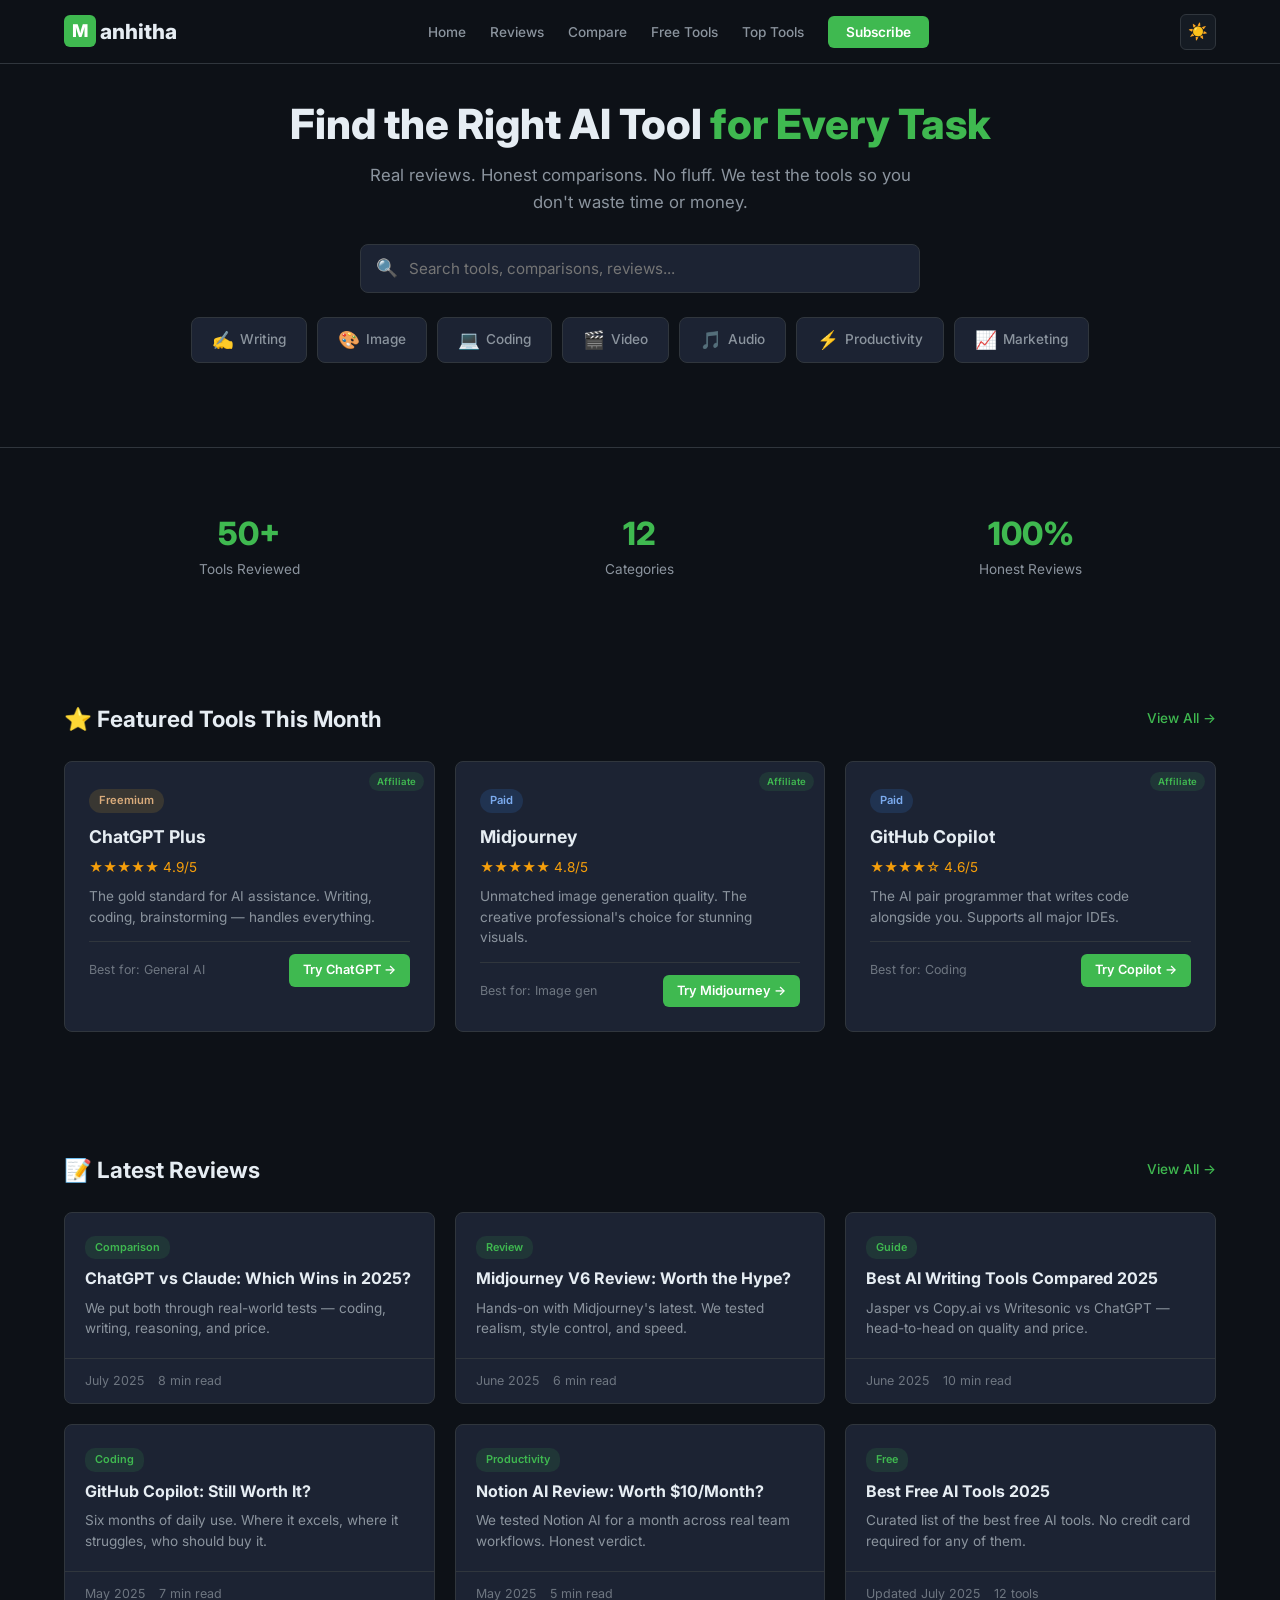
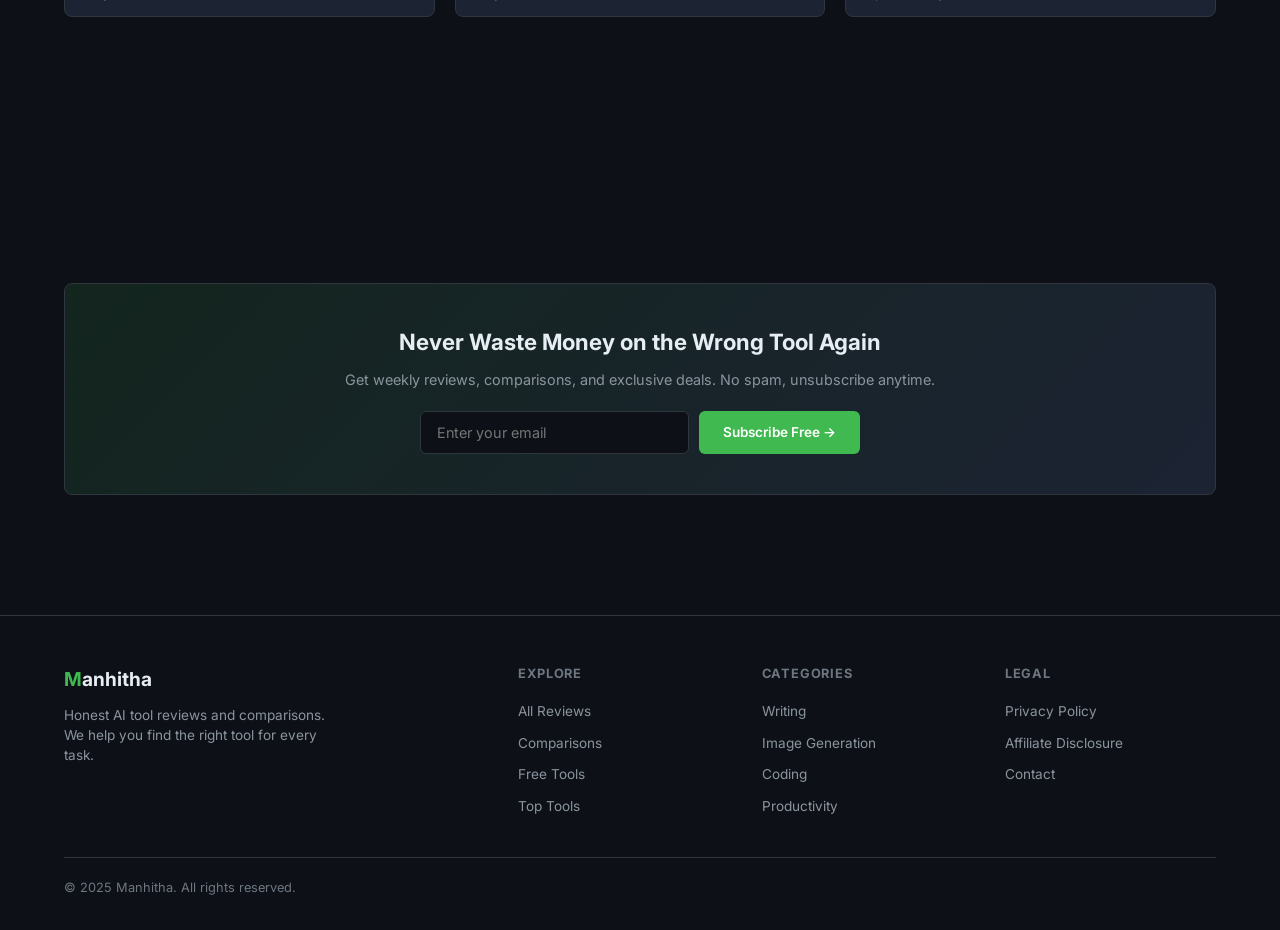
<file: index.html>
<!DOCTYPE html>
<html lang="en" data-theme="dark">
<head>
  <meta charset="UTF-8">
  <meta name="viewport" content="width=device-width, initial-scale=1.0">
  <title>Manhitha — Honest AI Tools Reviews & Comparisons</title>
  <meta name="description" content="Find the best AI tools for work, creativity, and productivity. Real reviews, honest comparisons, and exclusive deals.">
  <link rel="canonical" href="https://www.manhitha.co.in/">
  <link rel="preconnect" href="https://fonts.googleapis.com">
  <link rel="preconnect" href="https://fonts.gstatic.com" crossorigin>
  <link href="https://fonts.googleapis.com/css2?family=Inter:wght@400;500;600;700;800&display=swap" rel="stylesheet">
  <link rel="stylesheet" href="css/style.css">
  <meta name="theme-color" content="#0f0f1a">
  <script async src="https://pagead2.googlesyndication.com/pagead/js/adsbygoogle.js?client=ca-pub-6217999622218588" crossorigin="anonymous"></script>
  <meta property="og:title" content="Manhitha — Honest AI Tools Reviews & Comparisons">
  <meta property="og:description" content="Find the best AI tools for work, creativity, and productivity.">
  <meta property="og:url" content="https://www.manhitha.co.in/">
  <meta property="og:type" content="website">
</head>
<body>

<nav>
  <div class="nav-inner">
    <a href="/" class="nav-logo"><span>M</span>anhitha</a>
    <ul class="nav-links" id="nav-links">
      <li><a href="/">Home</a></li>
      <li><a href="/reviews/">Reviews</a></li>
      <li><a href="/compare/">Compare</a></li>
      <li><a href="/free-tools.html">Free Tools</a></li>
      <li><a href="/resources.html">Top Tools</a></li>
      <li class="nav-cta"><a href="#newsletter">Subscribe</a></li>
    </ul>
    <div style="display:flex;align-items:center;gap:8px">
      <button class="theme-toggle" id="theme-toggle" aria-label="Toggle theme"></button>
      <button class="menu-toggle" id="menu-toggle" aria-label="Menu">
        <span></span><span></span><span></span>
      </button>
    </div>
  </div>
</nav>

<header class="hero">
  <div class="container">
    <h1>Find the Right AI Tool <span>for Every Task</span></h1>
    <p>Real reviews. Honest comparisons. No fluff. We test the tools so you don't waste time or money.</p>
    <div class="search-bar">
      <span class="search-icon">&#x1F50D;</span>
      <input type="text" id="search-input" placeholder="Search tools, comparisons, reviews..." aria-label="Search">
    </div>
    <div class="category-pills">
      <a href="/reviews/?cat=writing" class="category-pill"><span class="icon">&#x270D;&#xFE0F;</span> Writing</a>
      <a href="/reviews/?cat=image" class="category-pill"><span class="icon">&#x1F3A8;</span> Image</a>
      <a href="/reviews/?cat=code" class="category-pill"><span class="icon">&#x1F4BB;</span> Coding</a>
      <a href="/reviews/?cat=video" class="category-pill"><span class="icon">&#x1F3AC;</span> Video</a>
      <a href="/reviews/?cat=audio" class="category-pill"><span class="icon">&#x1F3B5;</span> Audio</a>
      <a href="/reviews/?cat=productivity" class="category-pill"><span class="icon">&#x26A1;</span> Productivity</a>
      <a href="/reviews/?cat=marketing" class="category-pill"><span class="icon">&#x1F4C8;</span> Marketing</a>
    </div>
  </div>
</header>

<section>
  <div class="container">
    <div class="stat-row">
      <div class="stat-item">
        <h3>50+</h3>
        <p>Tools Reviewed</p>
      </div>
      <div class="stat-item">
        <h3>12</h3>
        <p>Categories</p>
      </div>
      <div class="stat-item">
        <h3>100%</h3>
        <p>Honest Reviews</p>
      </div>
    </div>
  </div>
</section>

<section>
  <div class="container">
    <div class="section-header">
      <h2>&#x2B50; Featured Tools This Month</h2>
      <a href="/reviews/">View All &rarr;</a>
    </div>
    <div class="tools-grid">
      <div class="tool-card">
        <span class="badge badge-freemium">Freemium</span>
        <span class="affiliate-badge">Affiliate</span>
        <h3>ChatGPT Plus</h3>
        <div class="rating">&#x2605;&#x2605;&#x2605;&#x2605;&#x2605; 4.9/5</div>
        <p>The gold standard for AI assistance. Writing, coding, brainstorming — handles everything.</p>
        <div class="tool-footer">
          <span>Best for: General AI</span>
          <a href="https://openai.com/chatgpt" target="_blank" rel="noopener sponsored" class="btn btn-primary btn-sm">Try ChatGPT &rarr;</a>
        </div>
      </div>
      <div class="tool-card">
        <span class="badge badge-paid">Paid</span>
        <span class="affiliate-badge">Affiliate</span>
        <h3>Midjourney</h3>
        <div class="rating">&#x2605;&#x2605;&#x2605;&#x2605;&#x2605; 4.8/5</div>
        <p>Unmatched image generation quality. The creative professional's choice for stunning visuals.</p>
        <div class="tool-footer">
          <span>Best for: Image gen</span>
          <a href="https://midjourney.com" target="_blank" rel="noopener sponsored" class="btn btn-primary btn-sm">Try Midjourney &rarr;</a>
        </div>
      </div>
      <div class="tool-card">
        <span class="badge badge-paid">Paid</span>
        <span class="affiliate-badge">Affiliate</span>
        <h3>GitHub Copilot</h3>
        <div class="rating">&#x2605;&#x2605;&#x2605;&#x2605;&#x2606; 4.6/5</div>
        <p>The AI pair programmer that writes code alongside you. Supports all major IDEs.</p>
        <div class="tool-footer">
          <span>Best for: Coding</span>
          <a href="https://github.com/features/copilot" target="_blank" rel="noopener sponsored" class="btn btn-primary btn-sm">Try Copilot &rarr;</a>
        </div>
      </div>
    </div>
  </div>
</section>

<section>
  <div class="container">
    <div class="section-header">
      <h2>&#x1F4DD; Latest Reviews</h2>
      <a href="/reviews/">View All &rarr;</a>
    </div>
    <div class="articles-grid">
      <article class="article-card">
        <div class="body">
          <span class="tag">Comparison</span>
          <h3><a href="/compare/chatgpt-vs-claude.html">ChatGPT vs Claude: Which Wins in 2025?</a></h3>
          <p>We put both through real-world tests — coding, writing, reasoning, and price.</p>
        </div>
        <div class="meta"><span>July 2025</span><span>8 min read</span></div>
      </article>
      <article class="article-card">
        <div class="body">
          <span class="tag">Review</span>
          <h3><a href="/reviews/midjourney-v6.html">Midjourney V6 Review: Worth the Hype?</a></h3>
          <p>Hands-on with Midjourney's latest. We tested realism, style control, and speed.</p>
        </div>
        <div class="meta"><span>June 2025</span><span>6 min read</span></div>
      </article>
      <article class="article-card">
        <div class="body">
          <span class="tag">Guide</span>
          <h3><a href="/reviews/best-ai-writing-tools.html">Best AI Writing Tools Compared 2025</a></h3>
          <p>Jasper vs Copy.ai vs Writesonic vs ChatGPT — head-to-head on quality and price.</p>
        </div>
        <div class="meta"><span>June 2025</span><span>10 min read</span></div>
      </article>
      <article class="article-card">
        <div class="body">
          <span class="tag">Coding</span>
          <h3><a href="/reviews/github-copilot-review.html">GitHub Copilot: Still Worth It?</a></h3>
          <p>Six months of daily use. Where it excels, where it struggles, who should buy it.</p>
        </div>
        <div class="meta"><span>May 2025</span><span>7 min read</span></div>
      </article>
      <article class="article-card">
        <div class="body">
          <span class="tag">Productivity</span>
          <h3><a href="/reviews/notion-ai-review.html">Notion AI Review: Worth $10/Month?</a></h3>
          <p>We tested Notion AI for a month across real team workflows. Honest verdict.</p>
        </div>
        <div class="meta"><span>May 2025</span><span>5 min read</span></div>
      </article>
      <article class="article-card">
        <div class="body">
          <span class="tag">Free</span>
          <h3><a href="/free-tools.html">Best Free AI Tools 2025</a></h3>
          <p>Curated list of the best free AI tools. No credit card required for any of them.</p>
        </div>
        <div class="meta"><span>Updated July 2025</span><span>12 tools</span></div>
      </article>
    </div>
  </div>
</section>

<div class="container">
  <div class="ad-container">
    <ins class="adsbygoogle"
     style="display:block"
     data-ad-client="ca-pub-6217999622218588"
     data-ad-slot="2328576590"
     data-ad-format="auto"
     data-full-width-responsive="true"></ins>
    <script>(adsbygoogle = window.adsbygoogle || []).push({});</script>
  </div>
</div>

<section id="newsletter">
  <div class="container">
    <div class="newsletter-box">
      <h2>Never Waste Money on the Wrong Tool Again</h2>
      <p>Get weekly reviews, comparisons, and exclusive deals. No spam, unsubscribe anytime.</p>
      <form class="newsletter-form">
        <input type="email" placeholder="Enter your email" required aria-label="Email">
        <button type="submit" class="btn btn-primary">Subscribe Free &rarr;</button>
      </form>
    </div>
  </div>
</section>

<footer>
  <div class="container">
    <div class="footer-grid">
      <div class="footer-brand">
        <h3><span style="color:var(--accent)">M</span>anhitha</h3>
        <p>Honest AI tool reviews and comparisons. We help you find the right tool for every task.</p>
      </div>
      <div class="footer-col">
        <h4>Explore</h4>
        <ul>
          <li><a href="/reviews/">All Reviews</a></li>
          <li><a href="/compare/">Comparisons</a></li>
          <li><a href="/free-tools.html">Free Tools</a></li>
          <li><a href="/resources.html">Top Tools</a></li>
        </ul>
      </div>
      <div class="footer-col">
        <h4>Categories</h4>
        <ul>
          <li><a href="/reviews/?cat=writing">Writing</a></li>
          <li><a href="/reviews/?cat=image">Image Generation</a></li>
          <li><a href="/reviews/?cat=code">Coding</a></li>
          <li><a href="/reviews/?cat=productivity">Productivity</a></li>
        </ul>
      </div>
      <div class="footer-col">
        <h4>Legal</h4>
        <ul>
          <li><a href="/privacy.html">Privacy Policy</a></li>
          <li><a href="/about.html#affiliate">Affiliate Disclosure</a></li>
          <li><a href="/contact.html">Contact</a></li>
        </ul>
      </div>
    </div>
    <div class="footer-bottom">
      <span>&copy; 2025 Manhitha. All rights reserved.</span>
    </div>
  </div>
</footer>

<script src="js/main.js"></script>
</body>
</html>
</file>
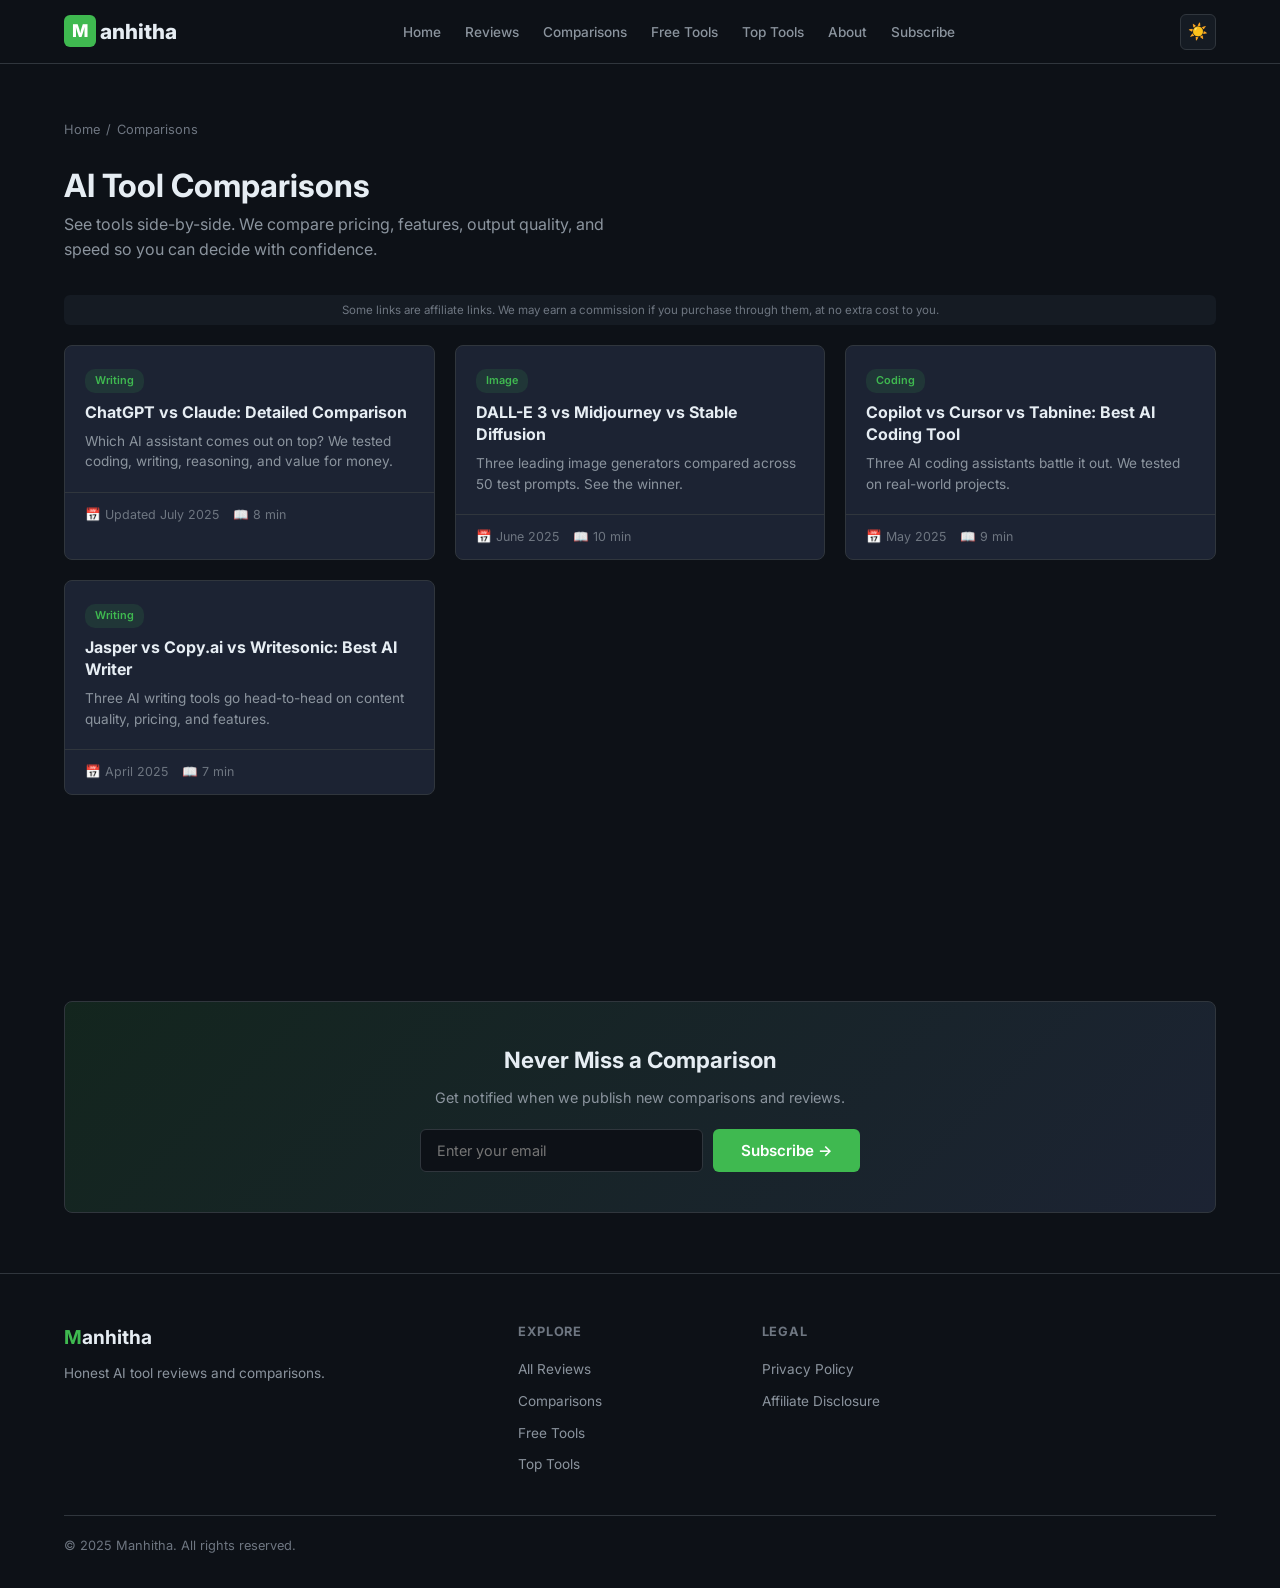
<file: compare/index.html>
<!DOCTYPE html>
<html lang="en" data-theme="dark">
<head>
  <meta charset="UTF-8">
  <meta name="viewport" content="width=device-width, initial-scale=1.0">
  <title>AI Tool Comparisons — Manhitha</title>
  <meta name="description" content="Side-by-side AI tool comparisons. See which tool wins on price, features, quality, and speed before you buy.">
  <link rel="canonical" href="https://www.manhitha.co.in/compare/">
  <link href="https://fonts.googleapis.com/css2?family=Inter:wght@400;500;600;700;800&display=swap" rel="stylesheet">
  <link rel="stylesheet" href="/css/style.css">
  <script async src="https://pagead2.googlesyndication.com/pagead/js/adsbygoogle.js?client=ca-pub-6217999622218588" crossorigin="anonymous"></script>
</head>
<body>

<nav>
  <div class="nav-inner">
    <a href="/" class="nav-logo"><span>M</span>anhitha</a>
    <ul class="nav-links" id="nav-links">
      <li><a href="/">Home</a></li>
      <li><a href="/reviews/">Reviews</a></li>
      <li><a href="/compare/">Comparisons</a></li>
      <li><a href="/free-tools.html">Free Tools</a></li>
      <li><a href="/resources.html">Top Tools</a></li>
      <li><a href="/about.html">About</a></li>
      <li><a href="/#newsletter">Subscribe</a></li>
    </ul>
    <div style="display:flex;align-items:center">
      <button class="theme-toggle" id="theme-toggle" aria-label="Toggle theme"></button>
      <button class="menu-toggle" id="menu-toggle" aria-label="Menu"><span></span><span></span><span></span></button>
    </div>
  </div>
</nav>

<div class="page-header">
  <div class="container">
    <div class="breadcrumbs">
      <a href="/">Home</a>
      <span>/</span>
      <span>Comparisons</span>
    </div>
    <h1>AI Tool Comparisons</h1>
    <p>See tools side-by-side. We compare pricing, features, output quality, and speed so you can decide with confidence.</p>
  </div>
</div>

<section style="padding-top:0">
  <div class="container">
    <div class="aff-disclosure">
      Some links are affiliate links. We may earn a commission if you purchase through them, at no extra cost to you.
    </div>

    <div class="articles-grid">
      <article class="article-card">
        <div class="article-body">
          <span class="tag">Writing</span>
          <h3><a href="/compare/chatgpt-vs-claude.html">ChatGPT vs Claude: Detailed Comparison</a></h3>
          <p>Which AI assistant comes out on top? We tested coding, writing, reasoning, and value for money.</p>
        </div>
        <div class="meta"><span>📅 Updated July 2025</span><span>📖 8 min</span></div>
      </article>

      <article class="article-card">
        <div class="article-body">
          <span class="tag">Image</span>
          <h3><a href="/compare/dall-e-3-vs-midjourney.html">DALL-E 3 vs Midjourney vs Stable Diffusion</a></h3>
          <p>Three leading image generators compared across 50 test prompts. See the winner.</p>
        </div>
        <div class="meta"><span>📅 June 2025</span><span>📖 10 min</span></div>
      </article>

      <article class="article-card">
        <div class="article-body">
          <span class="tag">Coding</span>
          <h3><a href="/compare/copilot-vs-cursor-vs-tabnine.html">Copilot vs Cursor vs Tabnine: Best AI Coding Tool</a></h3>
          <p>Three AI coding assistants battle it out. We tested on real-world projects.</p>
        </div>
        <div class="meta"><span>📅 May 2025</span><span>📖 9 min</span></div>
      </article>

      <article class="article-card">
        <div class="article-body">
          <span class="tag">Writing</span>
          <h3><a href="/compare/jasper-vs-copy-ai-vs-writesonic.html">Jasper vs Copy.ai vs Writesonic: Best AI Writer</a></h3>
          <p>Three AI writing tools go head-to-head on content quality, pricing, and features.</p>
        </div>
        <div class="meta"><span>📅 April 2025</span><span>📖 7 min</span></div>
      </article>
    </div>
  </div>
</section>

<div class="container">
  <div class="ad-container">
    <ins class="adsbygoogle"
     style="display:block"
     data-ad-client="ca-pub-6217999622218588"
     data-ad-slot="2328576590"
     data-ad-format="auto"
     data-full-width-responsive="true"></ins>
    <script>(adsbygoogle = window.adsbygoogle || []).push({});</script>
  </div>
</div>

<div class="container">
  <div class="newsletter">
    <h2>Never Miss a Comparison</h2>
    <p>Get notified when we publish new comparisons and reviews.</p>
    <form class="newsletter-form">
      <input type="email" placeholder="Enter your email" required>
      <button type="submit" class="btn btn-primary btn-lg">Subscribe →</button>
    </form>
  </div>
</div>

<footer>
  <div class="container">
    <div class="footer-grid">
      <div class="footer-brand">
        <h3><span style="color:var(--accent)">M</span>anhitha</h3>
        <p>Honest AI tool reviews and comparisons.</p>
      </div>
      <div class="footer-col">
        <h4>Explore</h4>
        <ul>
          <li><a href="/reviews/">All Reviews</a></li>
          <li><a href="/compare/">Comparisons</a></li>
          <li><a href="/free-tools.html">Free Tools</a></li>
          <li><a href="/resources.html">Top Tools</a></li>
        </ul>
      </div>
      <div class="footer-col">
        <h4>Legal</h4>
        <ul>
          <li><a href="/privacy.html">Privacy Policy</a></li>
          <li><a href="/about.html#affiliate">Affiliate Disclosure</a></li>
        </ul>
      </div>
    </div>
    <div class="footer-bottom">
      <span>&copy; 2025 Manhitha. All rights reserved.</span>
    </div>
  </div>
</footer>

<script src="/js/main.js"></script>
</body>
</html>
</file>
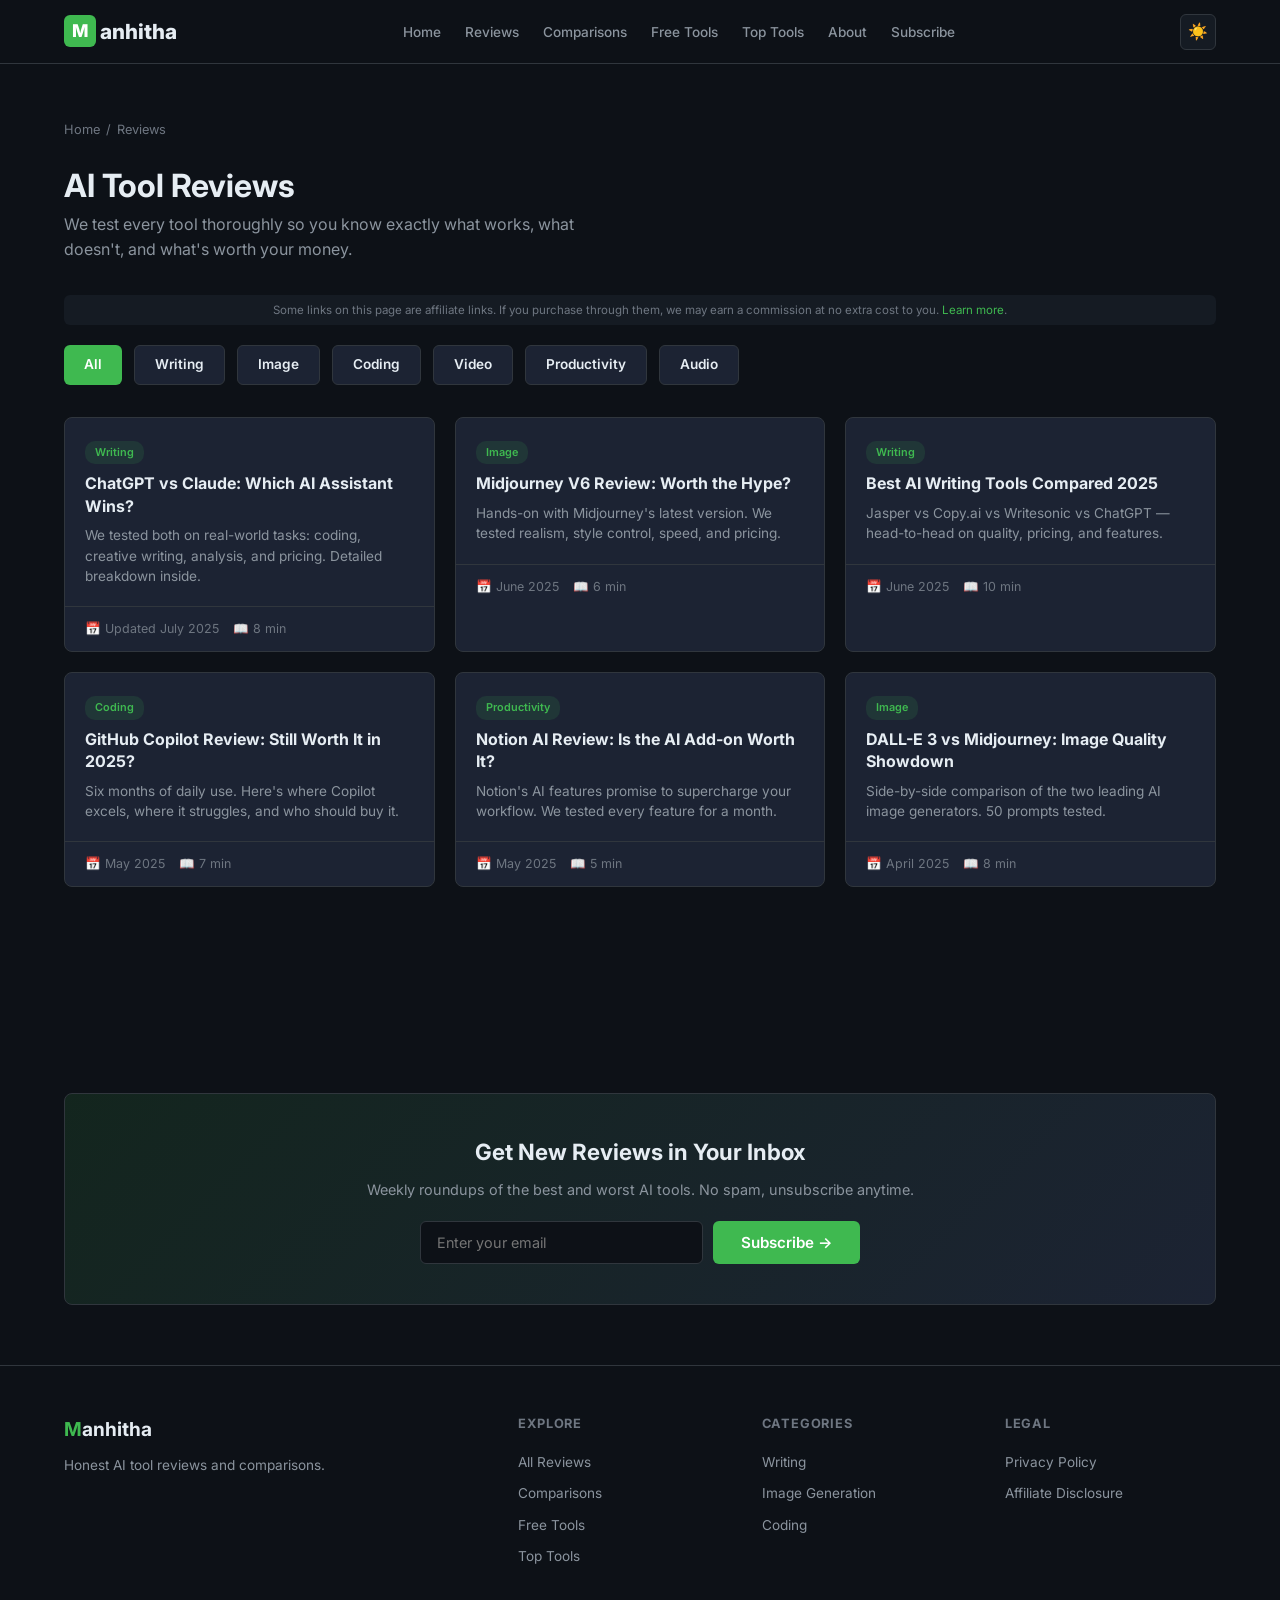
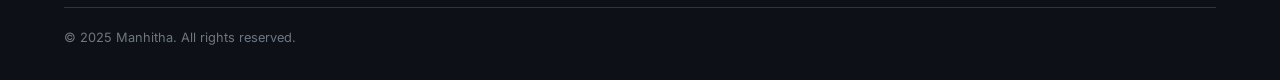
<file: reviews/index.html>
<!DOCTYPE html>
<html lang="en" data-theme="dark">
<head>
  <meta charset="UTF-8">
  <meta name="viewport" content="width=device-width, initial-scale=1.0">
  <title>AI Tool Reviews — Manhitha</title>
  <meta name="description" content="Honest, in-depth reviews of the best AI tools. We test every tool so you know exactly what you're getting before you pay.">
  <link rel="canonical" href="https://www.manhitha.co.in/reviews/">
  <link href="https://fonts.googleapis.com/css2?family=Inter:wght@400;500;600;700;800&display=swap" rel="stylesheet">
  <link rel="stylesheet" href="/css/style.css">
  <script async src="https://pagead2.googlesyndication.com/pagead/js/adsbygoogle.js?client=ca-pub-6217999622218588" crossorigin="anonymous"></script>
  <meta property="og:title" content="AI Tool Reviews — Manhitha">
  <meta property="og:description" content="Honest, in-depth reviews of the best AI tools.">
</head>
<body>

<nav>
  <div class="nav-inner">
    <a href="/" class="nav-logo"><span>M</span>anhitha</a>
    <ul class="nav-links" id="nav-links">
      <li><a href="/">Home</a></li>
      <li><a href="/reviews/">Reviews</a></li>
      <li><a href="/compare/">Comparisons</a></li>
      <li><a href="/free-tools.html">Free Tools</a></li>
      <li><a href="/resources.html">Top Tools</a></li>
      <li><a href="/about.html">About</a></li>
      <li><a href="/#newsletter">Subscribe</a></li>
    </ul>
    <div style="display:flex;align-items:center">
      <button class="theme-toggle" id="theme-toggle" aria-label="Toggle theme"></button>
      <button class="menu-toggle" id="menu-toggle" aria-label="Menu">
        <span></span><span></span><span></span>
      </button>
    </div>
  </div>
</nav>

<div class="page-header">
  <div class="container">
    <div class="breadcrumbs">
      <a href="/">Home</a>
      <span>/</span>
      <span>Reviews</span>
    </div>
    <h1>AI Tool Reviews</h1>
    <p>We test every tool thoroughly so you know exactly what works, what doesn't, and what's worth your money.</p>
  </div>
</div>

<section style="padding-top:0">
  <div class="container">
    <div class="aff-disclosure">
      Some links on this page are affiliate links. If you purchase through them, we may earn a commission at no extra cost to you. 
      <a href="/about.html#affiliate">Learn more</a>.
    </div>

    <div style="display:flex;gap:12px;flex-wrap:wrap;margin-bottom:32px">
      <a href="/reviews/" class="btn btn-primary" style="font-size:0.85rem;padding:8px 20px">All</a>
      <a href="/reviews/?cat=writing" class="btn btn-secondary" style="font-size:0.85rem;padding:8px 20px">Writing</a>
      <a href="/reviews/?cat=image" class="btn btn-secondary" style="font-size:0.85rem;padding:8px 20px">Image</a>
      <a href="/reviews/?cat=code" class="btn btn-secondary" style="font-size:0.85rem;padding:8px 20px">Coding</a>
      <a href="/reviews/?cat=video" class="btn btn-secondary" style="font-size:0.85rem;padding:8px 20px">Video</a>
      <a href="/reviews/?cat=productivity" class="btn btn-secondary" style="font-size:0.85rem;padding:8px 20px">Productivity</a>
      <a href="/reviews/?cat=audio" class="btn btn-secondary" style="font-size:0.85rem;padding:8px 20px">Audio</a>
    </div>

    <div class="articles-grid">
      <article class="article-card">
        <div class="article-body">
          <span class="tag">Writing</span>
          <h3><a href="/reviews/chatgpt-vs-claude.html">ChatGPT vs Claude: Which AI Assistant Wins?</a></h3>
          <p>We tested both on real-world tasks: coding, creative writing, analysis, and pricing. Detailed breakdown inside.</p>
        </div>
        <div class="meta"><span>📅 Updated July 2025</span><span>📖 8 min</span></div>
      </article>

      <article class="article-card">
        <div class="article-body">
          <span class="tag">Image</span>
          <h3><a href="/reviews/midjourney-v6.html">Midjourney V6 Review: Worth the Hype?</a></h3>
          <p>Hands-on with Midjourney's latest version. We tested realism, style control, speed, and pricing.</p>
        </div>
        <div class="meta"><span>📅 June 2025</span><span>📖 6 min</span></div>
      </article>

      <article class="article-card">
        <div class="article-body">
          <span class="tag">Writing</span>
          <h3><a href="/reviews/best-ai-writing-tools.html">Best AI Writing Tools Compared 2025</a></h3>
          <p>Jasper vs Copy.ai vs Writesonic vs ChatGPT — head-to-head on quality, pricing, and features.</p>
        </div>
        <div class="meta"><span>📅 June 2025</span><span>📖 10 min</span></div>
      </article>

      <article class="article-card">
        <div class="article-body">
          <span class="tag">Coding</span>
          <h3><a href="/reviews/github-copilot-review.html">GitHub Copilot Review: Still Worth It in 2025?</a></h3>
          <p>Six months of daily use. Here's where Copilot excels, where it struggles, and who should buy it.</p>
        </div>
        <div class="meta"><span>📅 May 2025</span><span>📖 7 min</span></div>
      </article>

      <article class="article-card">
        <div class="article-body">
          <span class="tag">Productivity</span>
          <h3><a href="/reviews/notion-ai-review.html">Notion AI Review: Is the AI Add-on Worth It?</a></h3>
          <p>Notion's AI features promise to supercharge your workflow. We tested every feature for a month.</p>
        </div>
        <div class="meta"><span>📅 May 2025</span><span>📖 5 min</span></div>
      </article>

      <article class="article-card">
        <div class="article-body">
          <span class="tag">Image</span>
          <h3><a href="/reviews/dall-e-3-vs-midjourney.html">DALL-E 3 vs Midjourney: Image Quality Showdown</a></h3>
          <p>Side-by-side comparison of the two leading AI image generators. 50 prompts tested.</p>
        </div>
        <div class="meta"><span>📅 April 2025</span><span>📖 8 min</span></div>
      </article>
    </div>
  </div>
</section>

<div class="container"><div class="ad-container"><ins class="adsbygoogle"
     style="display:block"
     data-ad-client="ca-pub-6217999622218588"
     data-ad-slot="2328576590"
     data-ad-format="auto"
     data-full-width-responsive="true"></ins><script>(adsbygoogle = window.adsbygoogle || []).push({});</script></div></div>

<div class="container">
  <div class="newsletter">
    <h2>Get New Reviews in Your Inbox</h2>
    <p>Weekly roundups of the best and worst AI tools. No spam, unsubscribe anytime.</p>
    <form class="newsletter-form">
      <input type="email" placeholder="Enter your email" required>
      <button type="submit" class="btn btn-primary btn-lg">Subscribe →</button>
    </form>
  </div>
</div>

<footer>
  <div class="container">
    <div class="footer-grid">
      <div class="footer-brand">
        <h3><span style="color:var(--accent)">M</span>anhitha</h3>
        <p>Honest AI tool reviews and comparisons.</p>
      </div>
      <div class="footer-col">
        <h4>Explore</h4>
        <ul>
          <li><a href="/reviews/">All Reviews</a></li>
          <li><a href="/compare/">Comparisons</a></li>
          <li><a href="/free-tools.html">Free Tools</a></li>
          <li><a href="/resources.html">Top Tools</a></li>
        </ul>
      </div>
      <div class="footer-col">
        <h4>Categories</h4>
        <ul>
          <li><a href="/reviews/?cat=writing">Writing</a></li>
          <li><a href="/reviews/?cat=image">Image Generation</a></li>
          <li><a href="/reviews/?cat=code">Coding</a></li>
        </ul>
      </div>
      <div class="footer-col">
        <h4>Legal</h4>
        <ul>
          <li><a href="/privacy.html">Privacy Policy</a></li>
          <li><a href="/about.html#affiliate">Affiliate Disclosure</a></li>
        </ul>
      </div>
    </div>
    <div class="footer-bottom">
      <span>&copy; 2025 Manhitha. All rights reserved.</span>
    </div>
  </div>
</footer>

<script src="/js/main.js"></script>
</body>
</html>
</file>
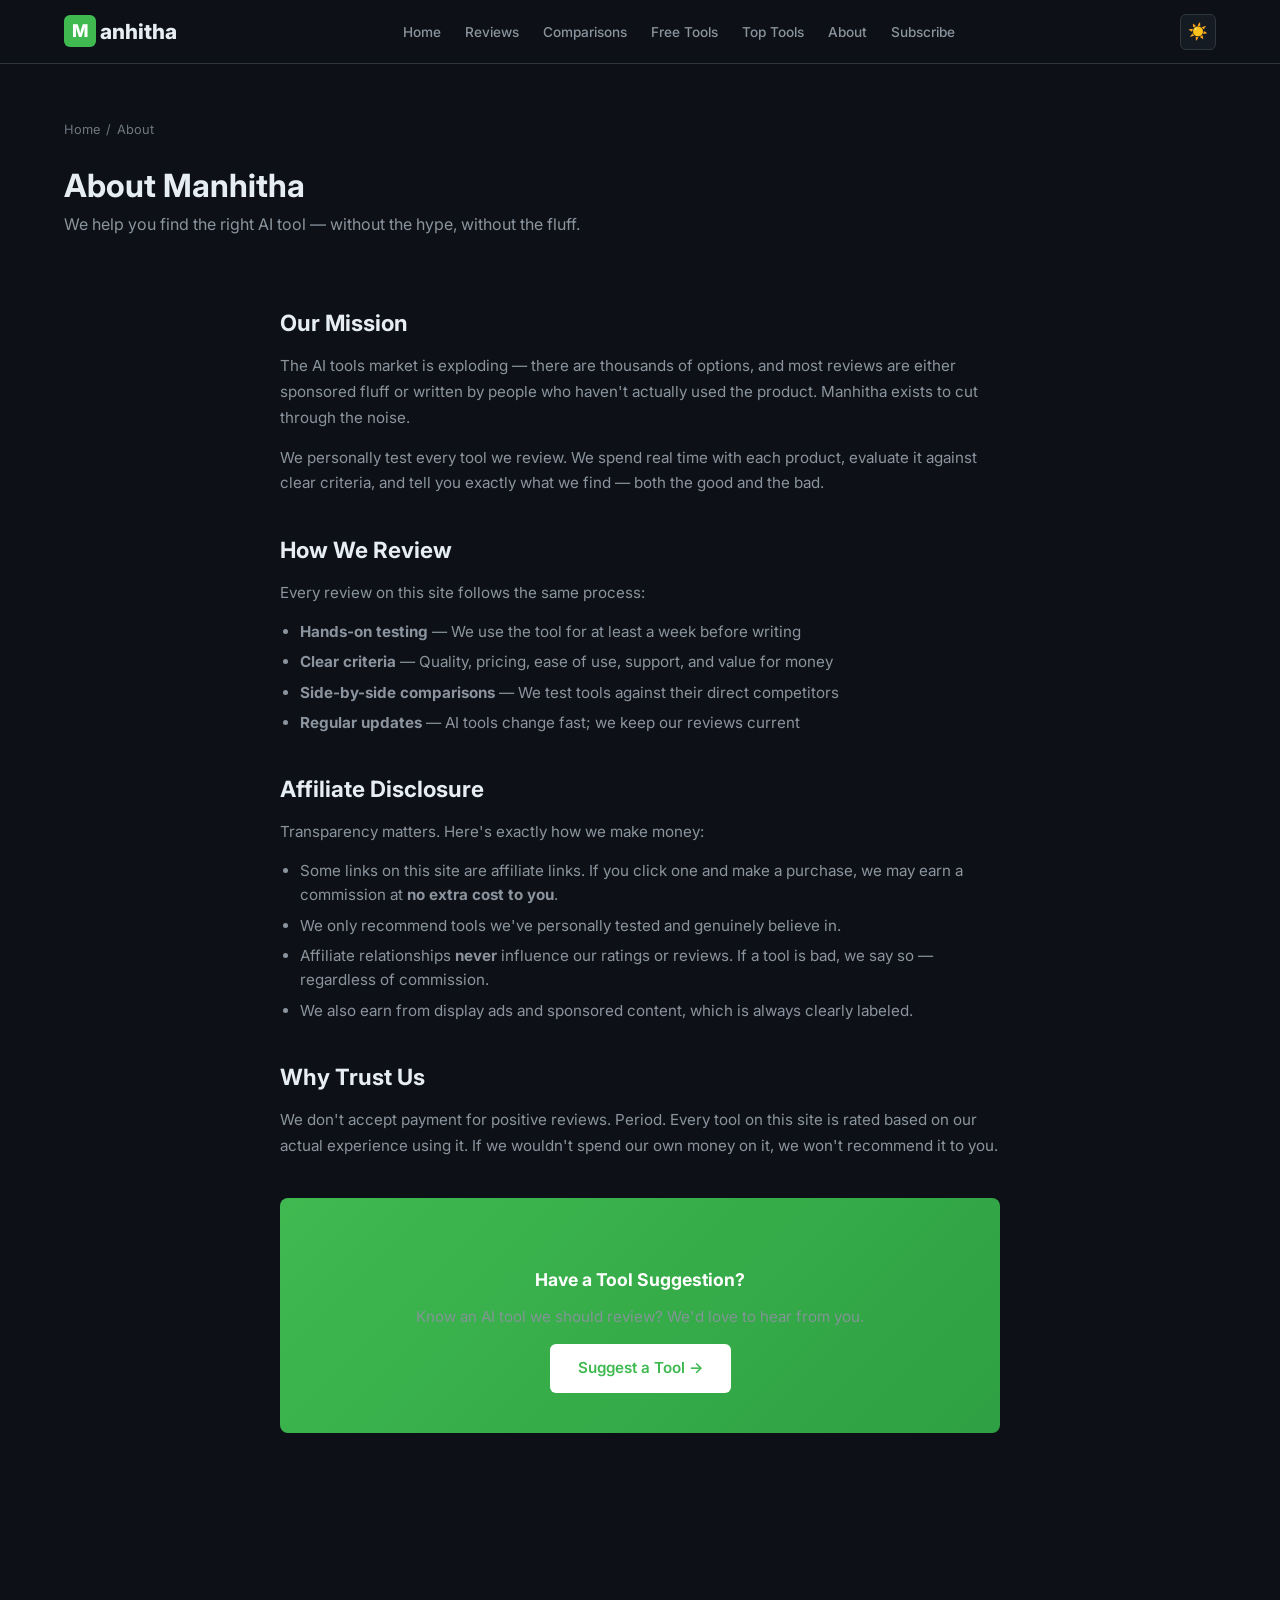
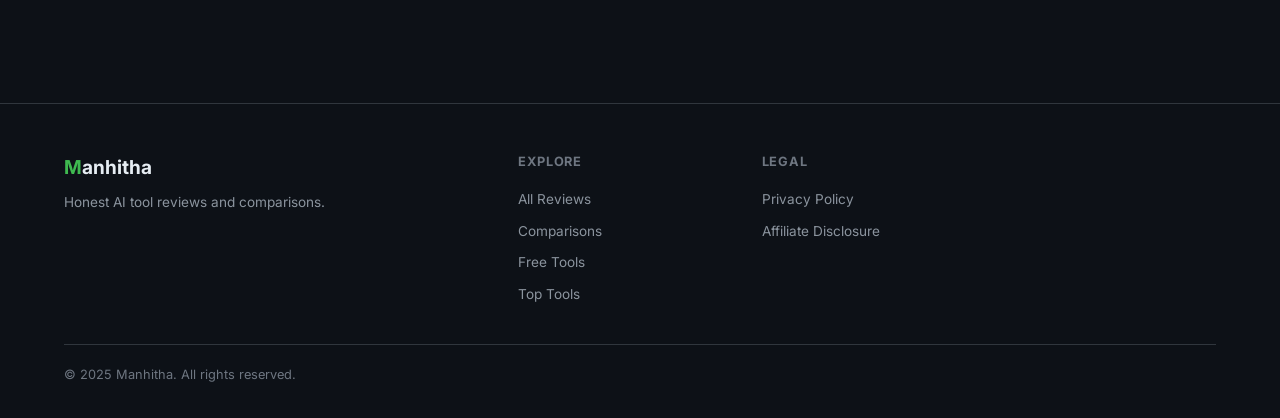
<file: about.html>
<!DOCTYPE html>
<html lang="en" data-theme="dark">
<head>
  <meta charset="UTF-8">
  <meta name="viewport" content="width=device-width, initial-scale=1.0">
  <title>About — Manhitha</title>
  <meta name="description" content="Learn about Manhitha — your trusted source for honest AI tool reviews and comparisons.">
  <link rel="canonical" href="https://www.manhitha.co.in/about.html">
  <link href="https://fonts.googleapis.com/css2?family=Inter:wght@400;500;600;700;800&display=swap" rel="stylesheet">
  <link rel="stylesheet" href="css/style.css">
  <script async src="https://pagead2.googlesyndication.com/pagead/js/adsbygoogle.js?client=ca-pub-6217999622218588" crossorigin="anonymous"></script>
</head>
<body>

<nav>
  <div class="nav-inner">
    <a href="/" class="nav-logo"><span>M</span>anhitha</a>
    <ul class="nav-links" id="nav-links">
      <li><a href="/">Home</a></li>
      <li><a href="/reviews/">Reviews</a></li>
      <li><a href="/compare/">Comparisons</a></li>
      <li><a href="/free-tools.html">Free Tools</a></li>
      <li><a href="/resources.html">Top Tools</a></li>
      <li><a href="/about.html">About</a></li>
      <li><a href="/#newsletter">Subscribe</a></li>
    </ul>
    <div style="display:flex;align-items:center">
      <button class="theme-toggle" id="theme-toggle" aria-label="Toggle theme"></button>
      <button class="menu-toggle" id="menu-toggle" aria-label="Menu"><span></span><span></span><span></span></button>
    </div>
  </div>
</nav>

<div class="page-header">
  <div class="container">
    <div class="breadcrumbs">
      <a href="/">Home</a>
      <span>/</span>
      <span>About</span>
    </div>
    <h1>About Manhitha</h1>
    <p>We help you find the right AI tool — without the hype, without the fluff.</p>
  </div>
</div>

<section style="padding-top:0">
  <div class="container">
    <div class="content" style="max-width:720px;margin:0 auto">
      <h2>Our Mission</h2>
      <p>The AI tools market is exploding — there are thousands of options, and most reviews are either sponsored fluff or written by people who haven't actually used the product. Manhitha exists to cut through the noise.</p>
      <p>We personally test every tool we review. We spend real time with each product, evaluate it against clear criteria, and tell you exactly what we find — both the good and the bad.</p>

      <h2>How We Review</h2>
      <p>Every review on this site follows the same process:</p>
      <ul>
        <li><strong>Hands-on testing</strong> — We use the tool for at least a week before writing</li>
        <li><strong>Clear criteria</strong> — Quality, pricing, ease of use, support, and value for money</li>
        <li><strong>Side-by-side comparisons</strong> — We test tools against their direct competitors</li>
        <li><strong>Regular updates</strong> — AI tools change fast; we keep our reviews current</li>
      </ul>

      <h2 id="affiliate">Affiliate Disclosure</h2>
      <p>Transparency matters. Here's exactly how we make money:</p>
      <ul>
        <li>Some links on this site are affiliate links. If you click one and make a purchase, we may earn a commission at <strong>no extra cost to you</strong>.</li>
        <li>We only recommend tools we've personally tested and genuinely believe in.</li>
        <li>Affiliate relationships <strong>never</strong> influence our ratings or reviews. If a tool is bad, we say so — regardless of commission.</li>
        <li>We also earn from display ads and sponsored content, which is always clearly labeled.</li>
      </ul>

      <h2>Why Trust Us</h2>
      <p>We don't accept payment for positive reviews. Period. Every tool on this site is rated based on our actual experience using it. If we wouldn't spend our own money on it, we won't recommend it to you.</p>

      <div class="cta-box" style="margin-top:40px">
        <h3>Have a Tool Suggestion?</h3>
        <p>Know an AI tool we should review? We'd love to hear from you.</p>
        <a href="/contact.html" class="btn btn-lg" style="background:#fff;color:var(--accent)">Suggest a Tool →</a>
      </div>
    </div>
  </div>
</section>

<div class="container">
  <div class="ad-container">
    <ins class="adsbygoogle"
     style="display:block"
     data-ad-client="ca-pub-6217999622218588"
     data-ad-slot="2328576590"
     data-ad-format="auto"
     data-full-width-responsive="true"></ins>
    <script>(adsbygoogle = window.adsbygoogle || []).push({});</script>
  </div>
</div>

<footer>
  <div class="container">
    <div class="footer-grid">
      <div class="footer-brand">
        <h3><span style="color:var(--accent)">M</span>anhitha</h3>
        <p>Honest AI tool reviews and comparisons.</p>
      </div>
      <div class="footer-col">
        <h4>Explore</h4>
        <ul>
          <li><a href="/reviews/">All Reviews</a></li>
          <li><a href="/compare/">Comparisons</a></li>
          <li><a href="/free-tools.html">Free Tools</a></li>
          <li><a href="/resources.html">Top Tools</a></li>
        </ul>
      </div>
      <div class="footer-col">
        <h4>Legal</h4>
        <ul>
          <li><a href="/privacy.html">Privacy Policy</a></li>
          <li><a href="/about.html#affiliate">Affiliate Disclosure</a></li>
        </ul>
      </div>
    </div>
    <div class="footer-bottom">
      <span>&copy; 2025 Manhitha. All rights reserved.</span>
    </div>
  </div>
</footer>

<script src="js/main.js"></script>
</body>
</html>
</file>
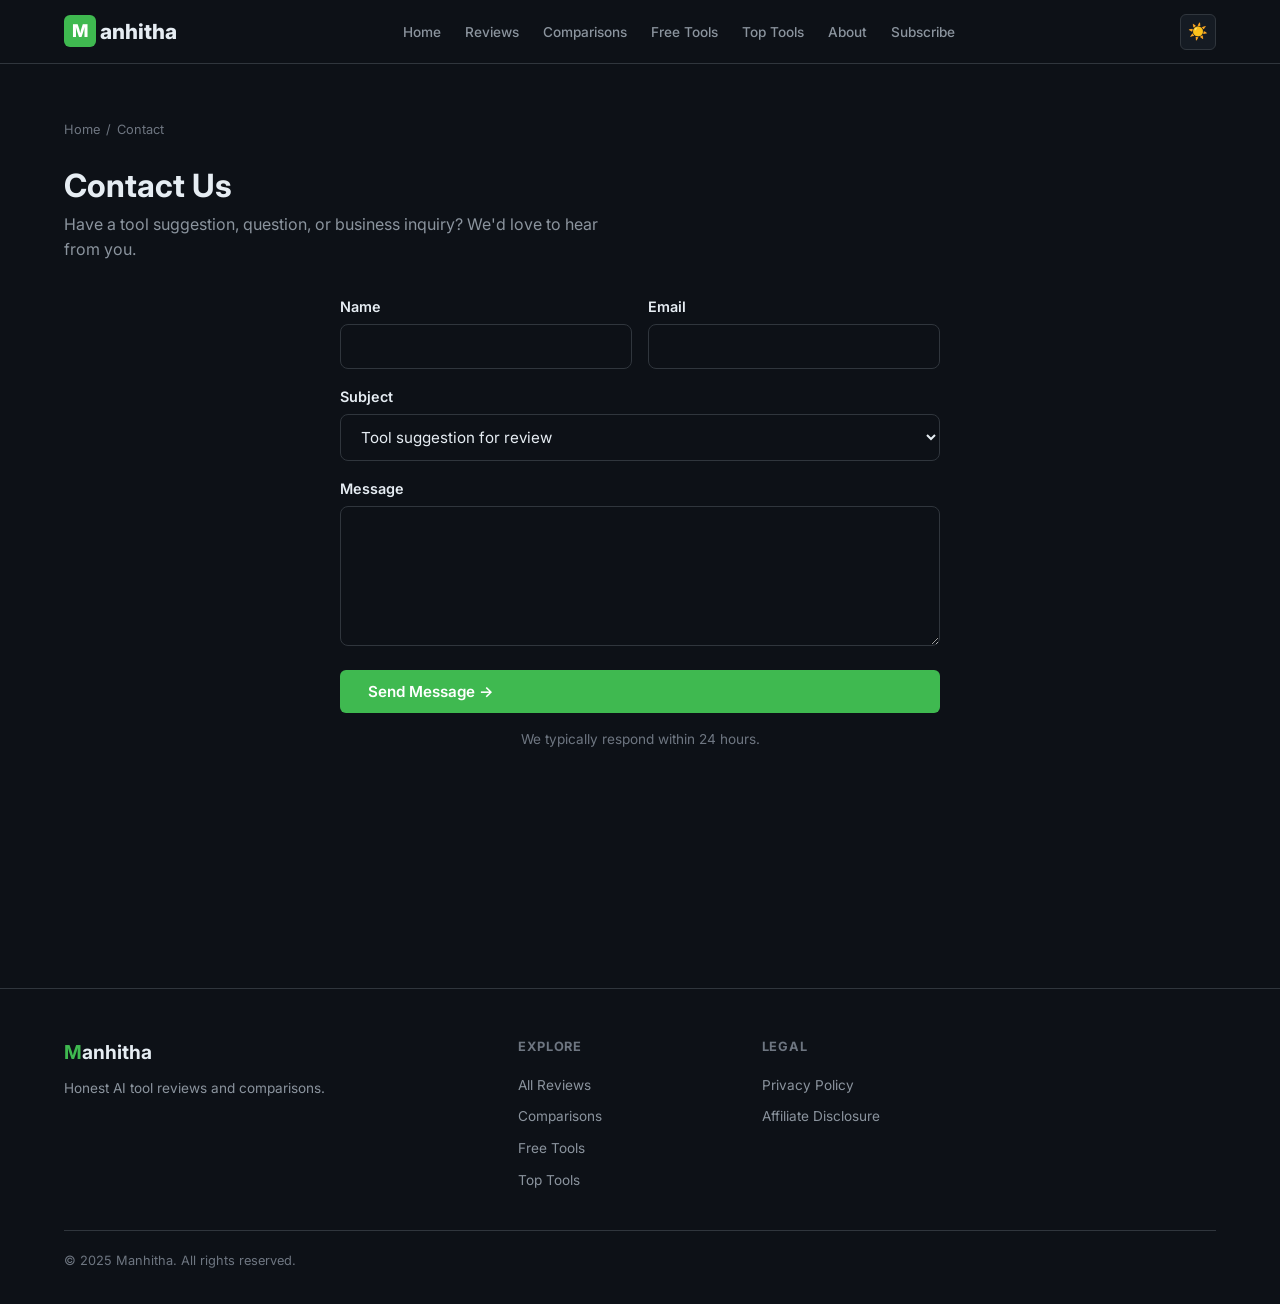
<file: contact.html>
<!DOCTYPE html>
<html lang="en" data-theme="dark">
<head>
  <meta charset="UTF-8">
  <meta name="viewport" content="width=device-width, initial-scale=1.0">
  <title>Contact — Manhitha</title>
  <meta name="description" content="Get in touch with Manhitha. Suggest a tool for review, ask a question, or discuss partnerships.">
  <link rel="canonical" href="https://www.manhitha.co.in/contact.html">
  <link href="https://fonts.googleapis.com/css2?family=Inter:wght@400;500;600;700;800&display=swap" rel="stylesheet">
  <link rel="stylesheet" href="css/style.css">
  <script async src="https://pagead2.googlesyndication.com/pagead/js/adsbygoogle.js?client=ca-pub-6217999622218588" crossorigin="anonymous"></script>
</head>
<body>

<nav>
  <div class="nav-inner">
    <a href="/" class="nav-logo"><span>M</span>anhitha</a>
    <ul class="nav-links" id="nav-links">
      <li><a href="/">Home</a></li>
      <li><a href="/reviews/">Reviews</a></li>
      <li><a href="/compare/">Comparisons</a></li>
      <li><a href="/free-tools.html">Free Tools</a></li>
      <li><a href="/resources.html">Top Tools</a></li>
      <li><a href="/about.html">About</a></li>
      <li><a href="/#newsletter">Subscribe</a></li>
    </ul>
    <div style="display:flex;align-items:center">
      <button class="theme-toggle" id="theme-toggle" aria-label="Toggle theme"></button>
      <button class="menu-toggle" id="menu-toggle" aria-label="Menu"><span></span><span></span><span></span></button>
    </div>
  </div>
</nav>

<div class="page-header">
  <div class="container">
    <div class="breadcrumbs">
      <a href="/">Home</a>
      <span>/</span>
      <span>Contact</span>
    </div>
    <h1>Contact Us</h1>
    <p>Have a tool suggestion, question, or business inquiry? We'd love to hear from you.</p>
  </div>
</div>

<section style="padding-top:0">
  <div class="container">
    <div style="max-width:600px;margin:0 auto">
      <form id="contact-form" style="display:flex;flex-direction:column;gap:16px">
        <div style="display:grid;grid-template-columns:1fr 1fr;gap:16px">
          <div>
            <label for="name" style="display:block;font-size:0.9rem;font-weight:600;margin-bottom:6px">Name</label>
            <input type="text" id="name" required style="width:100%;padding:12px 16px;border-radius:8px;border:1px solid var(--border);background:var(--bg);color:var(--text);font-family:var(--font);font-size:0.95rem">
          </div>
          <div>
            <label for="email" style="display:block;font-size:0.9rem;font-weight:600;margin-bottom:6px">Email</label>
            <input type="email" id="email" required style="width:100%;padding:12px 16px;border-radius:8px;border:1px solid var(--border);background:var(--bg);color:var(--text);font-family:var(--font);font-size:0.95rem">
          </div>
        </div>
        <div>
          <label for="subject" style="display:block;font-size:0.9rem;font-weight:600;margin-bottom:6px">Subject</label>
          <select id="subject" style="width:100%;padding:12px 16px;border-radius:8px;border:1px solid var(--border);background:var(--bg);color:var(--text);font-family:var(--font);font-size:0.95rem">
            <option>Tool suggestion for review</option>
            <option>Partnership inquiry</option>
            <option>General question</option>
            <option>Report an issue</option>
            <option>Other</option>
          </select>
        </div>
        <div>
          <label for="message" style="display:block;font-size:0.9rem;font-weight:600;margin-bottom:6px">Message</label>
          <textarea id="message" rows="6" required style="width:100%;padding:12px 16px;border-radius:8px;border:1px solid var(--border);background:var(--bg);color:var(--text);font-family:var(--font);font-size:0.95rem;resize:vertical"></textarea>
        </div>
        <button type="submit" class="btn btn-primary btn-lg">Send Message →</button>
      </form>
      <p style="color:var(--text-muted);font-size:0.85rem;margin-top:16px;text-align:center">We typically respond within 24 hours.</p>
    </div>
  </div>
</section>

<div class="container">
  <div class="ad-container">
    <ins class="adsbygoogle"
     style="display:block"
     data-ad-client="ca-pub-6217999622218588"
     data-ad-slot="2328576590"
     data-ad-format="auto"
     data-full-width-responsive="true"></ins>
    <script>(adsbygoogle = window.adsbygoogle || []).push({});</script>
  </div>
</div>

<footer>
  <div class="container">
    <div class="footer-grid">
      <div class="footer-brand">
        <h3><span style="color:var(--accent)">M</span>anhitha</h3>
        <p>Honest AI tool reviews and comparisons.</p>
      </div>
      <div class="footer-col">
        <h4>Explore</h4>
        <ul>
          <li><a href="/reviews/">All Reviews</a></li>
          <li><a href="/compare/">Comparisons</a></li>
          <li><a href="/free-tools.html">Free Tools</a></li>
          <li><a href="/resources.html">Top Tools</a></li>
        </ul>
      </div>
      <div class="footer-col">
        <h4>Legal</h4>
        <ul>
          <li><a href="/privacy.html">Privacy Policy</a></li>
          <li><a href="/about.html#affiliate">Affiliate Disclosure</a></li>
        </ul>
      </div>
    </div>
    <div class="footer-bottom">
      <span>&copy; 2025 Manhitha. All rights reserved.</span>
    </div>
  </div>
</footer>

<script src="js/main.js"></script>
<script>
document.getElementById('contact-form')?.addEventListener('submit', function(e) {
  e.preventDefault();
  const btn = this.querySelector('button[type="submit"]');
  btn.textContent = 'Message Sent! ✅';
  btn.style.background = '#059669';
  btn.disabled = true;
  setTimeout(() => {
    btn.textContent = 'Send Message →';
    btn.style.background = '';
    btn.disabled = false;
  }, 3000);
});
</script>
</body>
</html>
</file>
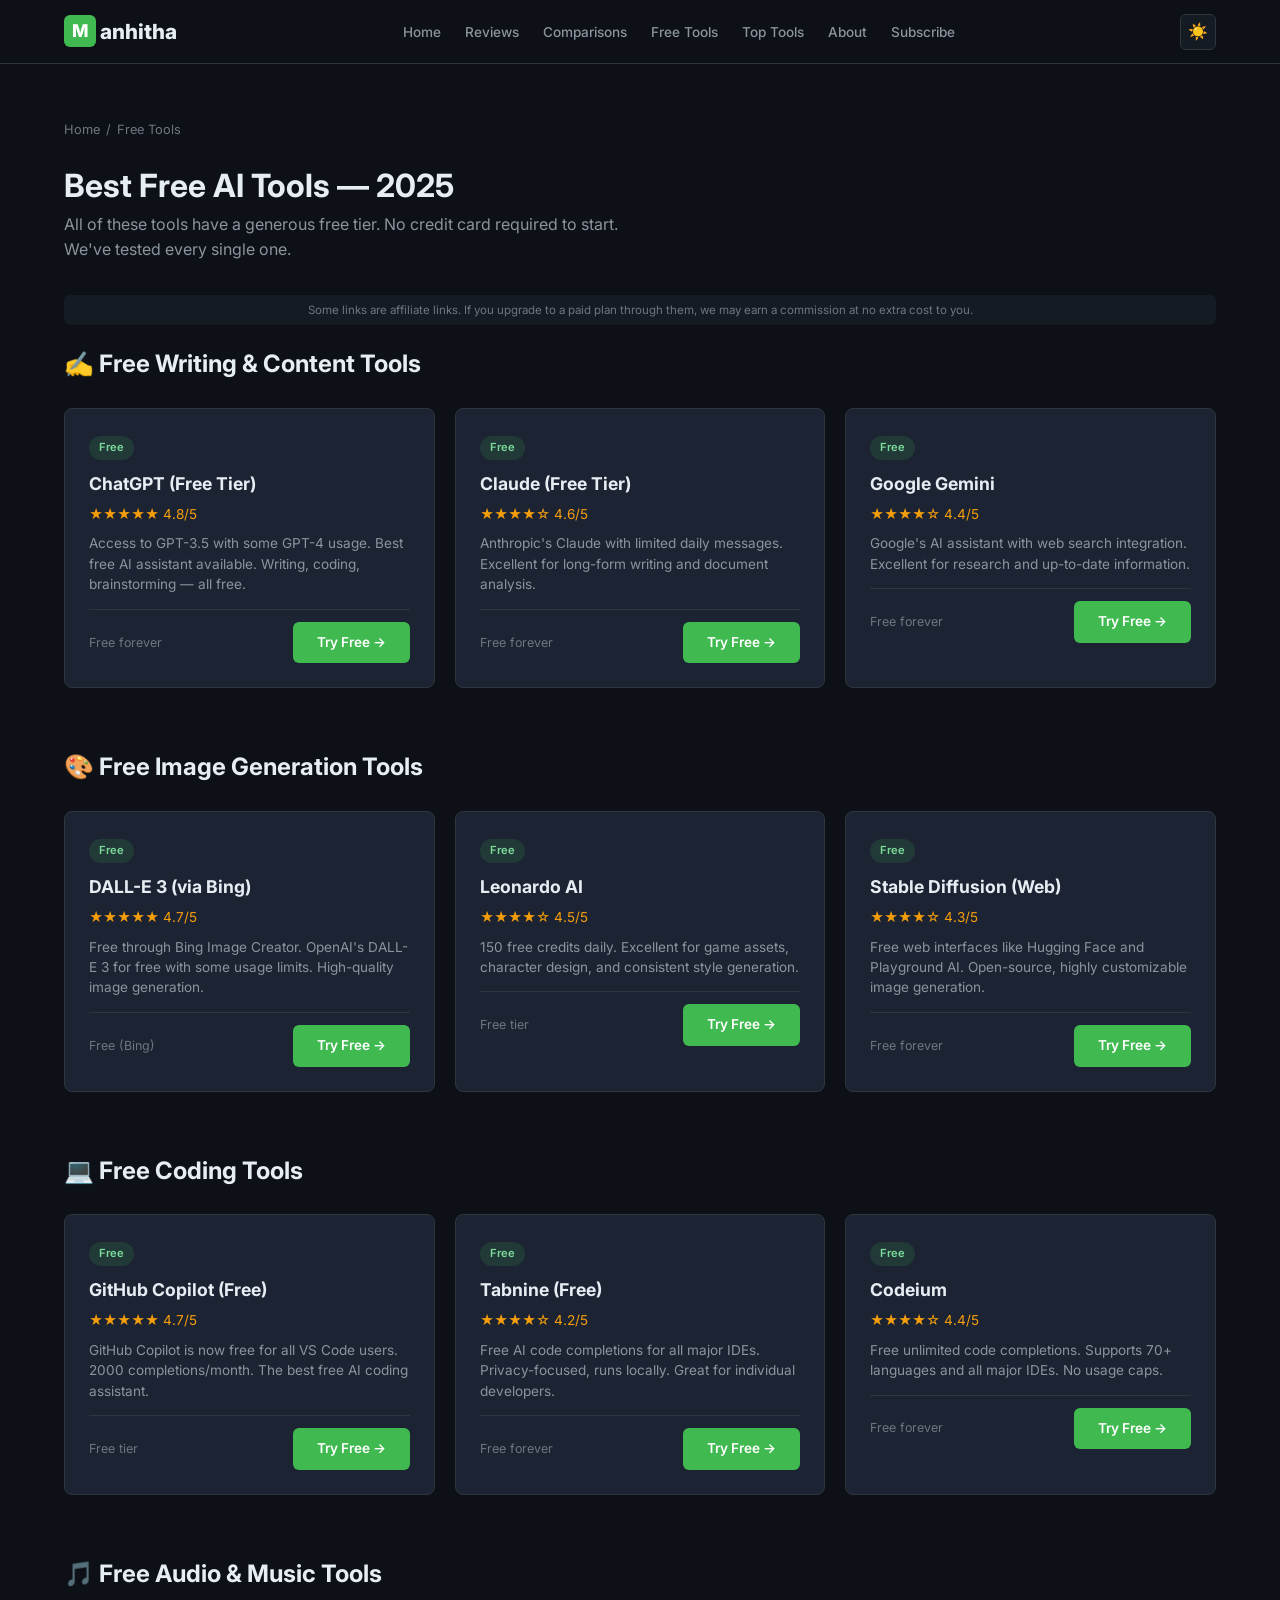
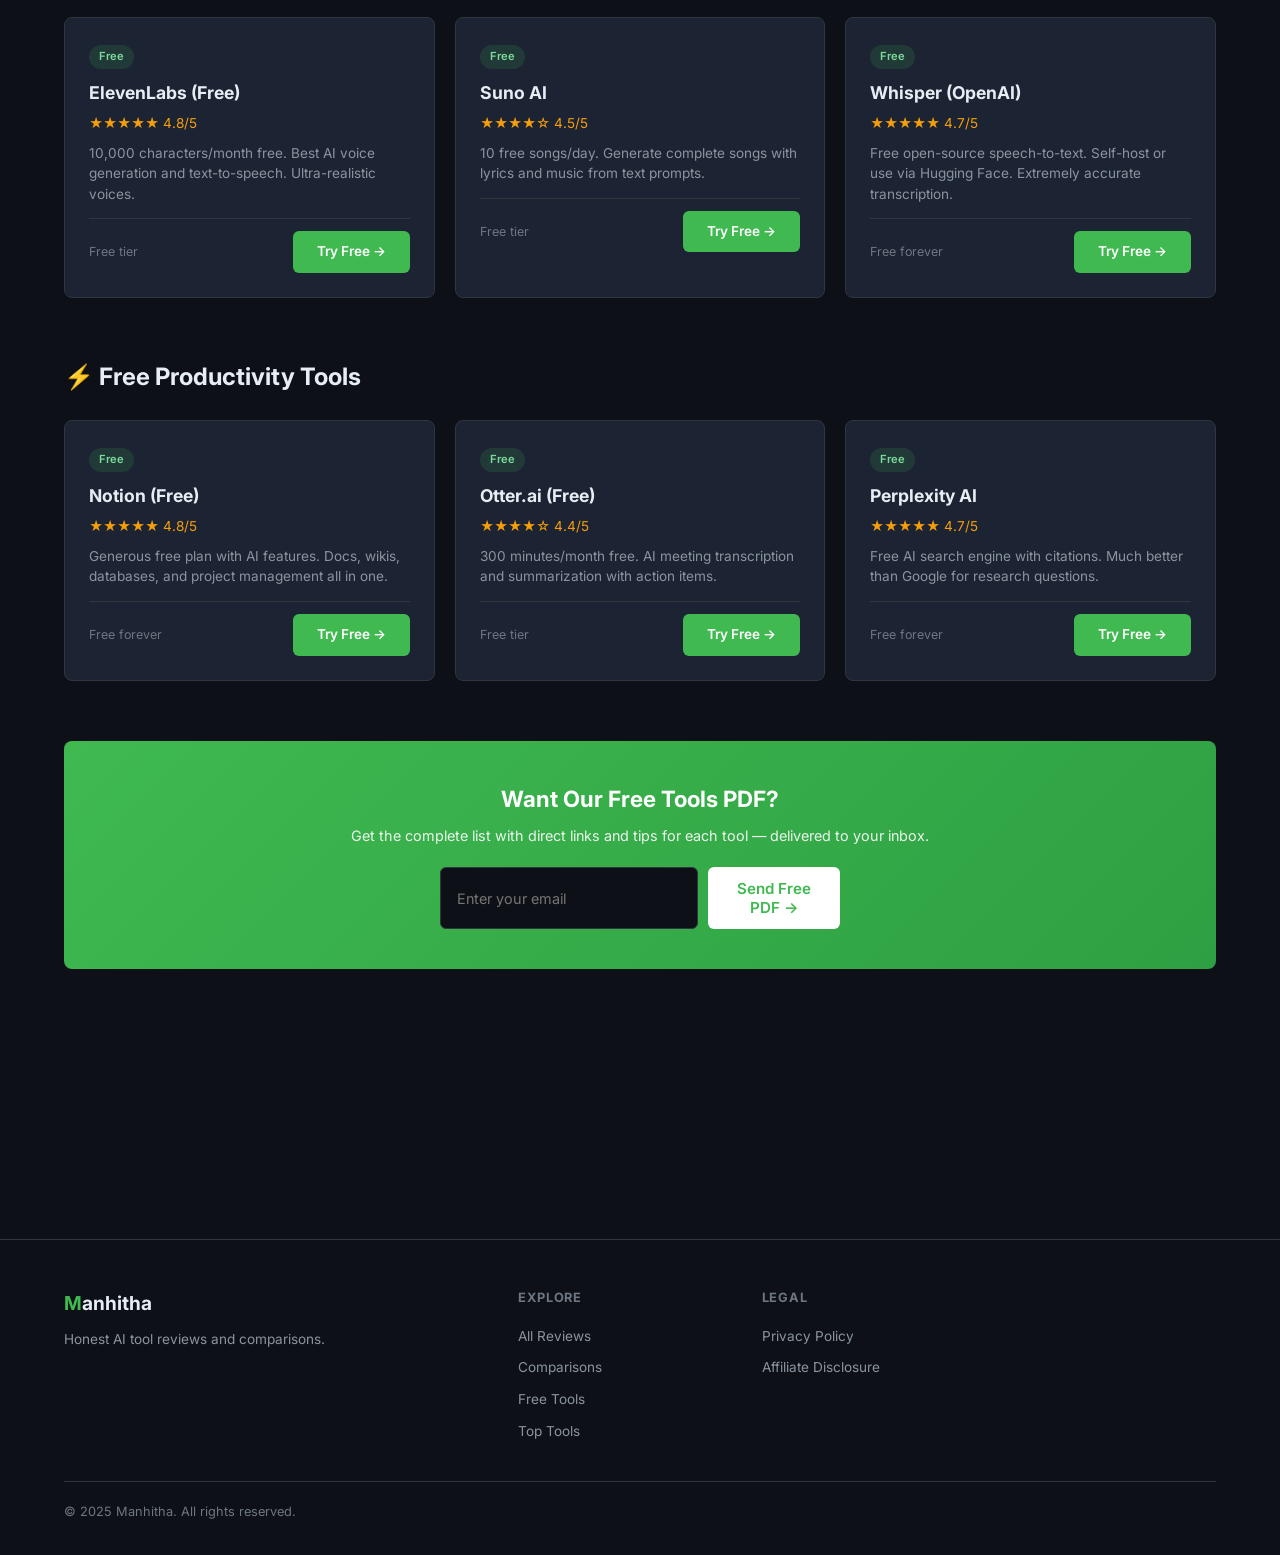
<file: free-tools.html>
<!DOCTYPE html>
<html lang="en" data-theme="dark">
<head>
  <meta charset="UTF-8">
  <meta name="viewport" content="width=device-width, initial-scale=1.0">
  <title>Best Free AI Tools 2025 — Curated List | Manhitha</title>
  <meta name="description" content="The best free AI tools you can use right now. No credit card required. Hand-picked and tested across writing, image, coding, and more.">
  <link rel="canonical" href="https://www.manhitha.co.in/free-tools.html">
  <link href="https://fonts.googleapis.com/css2?family=Inter:wght@400;500;600;700;800&display=swap" rel="stylesheet">
  <link rel="stylesheet" href="css/style.css">
  <script async src="https://pagead2.googlesyndication.com/pagead/js/adsbygoogle.js?client=ca-pub-6217999622218588" crossorigin="anonymous"></script>
  <meta property="og:title" content="Best Free AI Tools 2025 — Curated List">
  <meta property="og:description" content="The best free AI tools you can use right now. No credit card required.">
</head>
<body>

<nav>
  <div class="nav-inner">
    <a href="/" class="nav-logo"><span>M</span>anhitha</a>
    <ul class="nav-links" id="nav-links">
      <li><a href="/">Home</a></li>
      <li><a href="/reviews/">Reviews</a></li>
      <li><a href="/compare/">Comparisons</a></li>
      <li><a href="/free-tools.html">Free Tools</a></li>
      <li><a href="/resources.html">Top Tools</a></li>
      <li><a href="/about.html">About</a></li>
      <li><a href="/#newsletter">Subscribe</a></li>
    </ul>
    <div style="display:flex;align-items:center">
      <button class="theme-toggle" id="theme-toggle" aria-label="Toggle theme"></button>
      <button class="menu-toggle" id="menu-toggle" aria-label="Menu"><span></span><span></span><span></span></button>
    </div>
  </div>
</nav>

<div class="page-header">
  <div class="container">
    <div class="breadcrumbs">
      <a href="/">Home</a>
      <span>/</span>
      <span>Free Tools</span>
    </div>
    <h1>Best Free AI Tools — 2025</h1>
    <p>All of these tools have a generous free tier. No credit card required to start. We've tested every single one.</p>
  </div>
</div>

<section style="padding-top:0">
  <div class="container">

    <div class="aff-disclosure">
      Some links are affiliate links. If you upgrade to a paid plan through them, we may earn a commission at no extra cost to you.
    </div>

    <h2 style="margin-bottom:24px;font-size:1.5rem">✍️ Free Writing & Content Tools</h2>
    <div class="tools-grid" style="margin-bottom:60px">
      <div class="tool-card">
        <span class="badge badge-free">Free</span>
        <h3>ChatGPT (Free Tier)</h3>
        <div class="rating">★★★★★ 4.8/5</div>
        <p>Access to GPT-3.5 with some GPT-4 usage. Best free AI assistant available. Writing, coding, brainstorming — all free.</p>
        <div class="tool-meta">
          <span>Free forever</span>
          <a href="https://chat.openai.com" target="_blank" rel="noopener" class="btn btn-primary">Try Free →</a>
        </div>
      </div>
      <div class="tool-card">
        <span class="badge badge-free">Free</span>
        <h3>Claude (Free Tier)</h3>
        <div class="rating">★★★★☆ 4.6/5</div>
        <p>Anthropic's Claude with limited daily messages. Excellent for long-form writing and document analysis.</p>
        <div class="tool-meta">
          <span>Free forever</span>
          <a href="https://claude.ai" target="_blank" rel="noopener" class="btn btn-primary">Try Free →</a>
        </div>
      </div>
      <div class="tool-card">
        <span class="badge badge-free">Free</span>
        <h3>Google Gemini</h3>
        <div class="rating">★★★★☆ 4.4/5</div>
        <p>Google's AI assistant with web search integration. Excellent for research and up-to-date information.</p>
        <div class="tool-meta">
          <span>Free forever</span>
          <a href="https://gemini.google.com" target="_blank" rel="noopener" class="btn btn-primary">Try Free →</a>
        </div>
      </div>
    </div>

    <h2 style="margin-bottom:24px;font-size:1.5rem">🎨 Free Image Generation Tools</h2>
    <div class="tools-grid" style="margin-bottom:60px">
      <div class="tool-card">
        <span class="badge badge-free">Free</span>
        <h3>DALL-E 3 (via Bing)</h3>
        <div class="rating">★★★★★ 4.7/5</div>
        <p>Free through Bing Image Creator. OpenAI's DALL-E 3 for free with some usage limits. High-quality image generation.</p>
        <div class="tool-meta">
          <span>Free (Bing)</span>
          <a href="https://bing.com/create" target="_blank" rel="noopener" class="btn btn-primary">Try Free →</a>
        </div>
      </div>
      <div class="tool-card">
        <span class="badge badge-free">Free</span>
        <h3>Leonardo AI</h3>
        <div class="rating">★★★★☆ 4.5/5</div>
        <p>150 free credits daily. Excellent for game assets, character design, and consistent style generation.</p>
        <div class="tool-meta">
          <span>Free tier</span>
          <a href="https://leonardo.ai" target="_blank" rel="noopener" class="btn btn-primary">Try Free →</a>
        </div>
      </div>
      <div class="tool-card">
        <span class="badge badge-free">Free</span>
        <h3>Stable Diffusion (Web)</h3>
        <div class="rating">★★★★☆ 4.3/5</div>
        <p>Free web interfaces like Hugging Face and Playground AI. Open-source, highly customizable image generation.</p>
        <div class="tool-meta">
          <span>Free forever</span>
          <a href="https://huggingface.co/spaces/stabilityai/stable-diffusion" target="_blank" rel="noopener" class="btn btn-primary">Try Free →</a>
        </div>
      </div>
    </div>

    <h2 style="margin-bottom:24px;font-size:1.5rem">💻 Free Coding Tools</h2>
    <div class="tools-grid" style="margin-bottom:60px">
      <div class="tool-card">
        <span class="badge badge-free">Free</span>
        <h3>GitHub Copilot (Free)</h3>
        <div class="rating">★★★★★ 4.7/5</div>
        <p>GitHub Copilot is now free for all VS Code users. 2000 completions/month. The best free AI coding assistant.</p>
        <div class="tool-meta">
          <span>Free tier</span>
          <a href="https://github.com/features/copilot" target="_blank" rel="noopener" class="btn btn-primary">Try Free →</a>
        </div>
      </div>
      <div class="tool-card">
        <span class="badge badge-free">Free</span>
        <h3>Tabnine (Free)</h3>
        <div class="rating">★★★★☆ 4.2/5</div>
        <p>Free AI code completions for all major IDEs. Privacy-focused, runs locally. Great for individual developers.</p>
        <div class="tool-meta">
          <span>Free forever</span>
          <a href="https://tabnine.com" target="_blank" rel="noopener" class="btn btn-primary">Try Free →</a>
        </div>
      </div>
      <div class="tool-card">
        <span class="badge badge-free">Free</span>
        <h3>Codeium</h3>
        <div class="rating">★★★★☆ 4.4/5</div>
        <p>Free unlimited code completions. Supports 70+ languages and all major IDEs. No usage caps.</p>
        <div class="tool-meta">
          <span>Free forever</span>
          <a href="https://codeium.com" target="_blank" rel="noopener" class="btn btn-primary">Try Free →</a>
        </div>
      </div>
    </div>

    <h2 style="margin-bottom:24px;font-size:1.5rem">🎵 Free Audio & Music Tools</h2>
    <div class="tools-grid" style="margin-bottom:60px">
      <div class="tool-card">
        <span class="badge badge-free">Free</span>
        <h3>ElevenLabs (Free)</h3>
        <div class="rating">★★★★★ 4.8/5</div>
        <p>10,000 characters/month free. Best AI voice generation and text-to-speech. Ultra-realistic voices.</p>
        <div class="tool-meta">
          <span>Free tier</span>
          <a href="https://elevenlabs.io" target="_blank" rel="noopener" class="btn btn-primary">Try Free →</a>
        </div>
      </div>
      <div class="tool-card">
        <span class="badge badge-free">Free</span>
        <h3>Suno AI</h3>
        <div class="rating">★★★★☆ 4.5/5</div>
        <p>10 free songs/day. Generate complete songs with lyrics and music from text prompts.</p>
        <div class="tool-meta">
          <span>Free tier</span>
          <a href="https://suno.ai" target="_blank" rel="noopener" class="btn btn-primary">Try Free →</a>
        </div>
      </div>
      <div class="tool-card">
        <span class="badge badge-free">Free</span>
        <h3>Whisper (OpenAI)</h3>
        <div class="rating">★★★★★ 4.7/5</div>
        <p>Free open-source speech-to-text. Self-host or use via Hugging Face. Extremely accurate transcription.</p>
        <div class="tool-meta">
          <span>Free forever</span>
          <a href="https://openai.com/research/whisper" target="_blank" rel="noopener" class="btn btn-primary">Try Free →</a>
        </div>
      </div>
    </div>

    <h2 style="margin-bottom:24px;font-size:1.5rem">⚡ Free Productivity Tools</h2>
    <div class="tools-grid" style="margin-bottom:60px">
      <div class="tool-card">
        <span class="badge badge-free">Free</span>
        <h3>Notion (Free)</h3>
        <div class="rating">★★★★★ 4.8/5</div>
        <p>Generous free plan with AI features. Docs, wikis, databases, and project management all in one.</p>
        <div class="tool-meta">
          <span>Free forever</span>
          <a href="https://notion.so" target="_blank" rel="noopener" class="btn btn-primary">Try Free →</a>
        </div>
      </div>
      <div class="tool-card">
        <span class="badge badge-free">Free</span>
        <h3>Otter.ai (Free)</h3>
        <div class="rating">★★★★☆ 4.4/5</div>
        <p>300 minutes/month free. AI meeting transcription and summarization with action items.</p>
        <div class="tool-meta">
          <span>Free tier</span>
          <a href="https://otter.ai" target="_blank" rel="noopener" class="btn btn-primary">Try Free →</a>
        </div>
      </div>
      <div class="tool-card">
        <span class="badge badge-free">Free</span>
        <h3>Perplexity AI</h3>
        <div class="rating">★★★★★ 4.7/5</div>
        <p>Free AI search engine with citations. Much better than Google for research questions.</p>
        <div class="tool-meta">
          <span>Free forever</span>
          <a href="https://perplexity.ai" target="_blank" rel="noopener" class="btn btn-primary">Try Free →</a>
        </div>
      </div>
    </div>

    <div class="cta-box">
      <h3>Want Our Free Tools PDF?</h3>
      <p>Get the complete list with direct links and tips for each tool — delivered to your inbox.</p>
      <form class="newsletter-form" style="max-width:400px;margin:0 auto">
        <input type="email" placeholder="Enter your email" required>
        <button type="submit" class="btn btn-lg" style="background:#fff;color:var(--accent)">Send Free PDF →</button>
      </form>
    </div>
  </div>
</section>

<div class="container">
  <div class="ad-container">
    <ins class="adsbygoogle"
     style="display:block"
     data-ad-client="ca-pub-6217999622218588"
     data-ad-slot="2328576590"
     data-ad-format="auto"
     data-full-width-responsive="true"></ins>
    <script>(adsbygoogle = window.adsbygoogle || []).push({});</script>
  </div>
</div>

<footer>
  <div class="container">
    <div class="footer-grid">
      <div class="footer-brand">
        <h3><span style="color:var(--accent)">M</span>anhitha</h3>
        <p>Honest AI tool reviews and comparisons.</p>
      </div>
      <div class="footer-col">
        <h4>Explore</h4>
        <ul>
          <li><a href="/reviews/">All Reviews</a></li>
          <li><a href="/compare/">Comparisons</a></li>
          <li><a href="/free-tools.html">Free Tools</a></li>
          <li><a href="/resources.html">Top Tools</a></li>
        </ul>
      </div>
      <div class="footer-col">
        <h4>Legal</h4>
        <ul>
          <li><a href="/privacy.html">Privacy Policy</a></li>
          <li><a href="/about.html#affiliate">Affiliate Disclosure</a></li>
        </ul>
      </div>
    </div>
    <div class="footer-bottom">
      <span>&copy; 2025 Manhitha. All rights reserved.</span>
    </div>
  </div>
</footer>

<script src="js/main.js"></script>
</body>
</html>
</file>
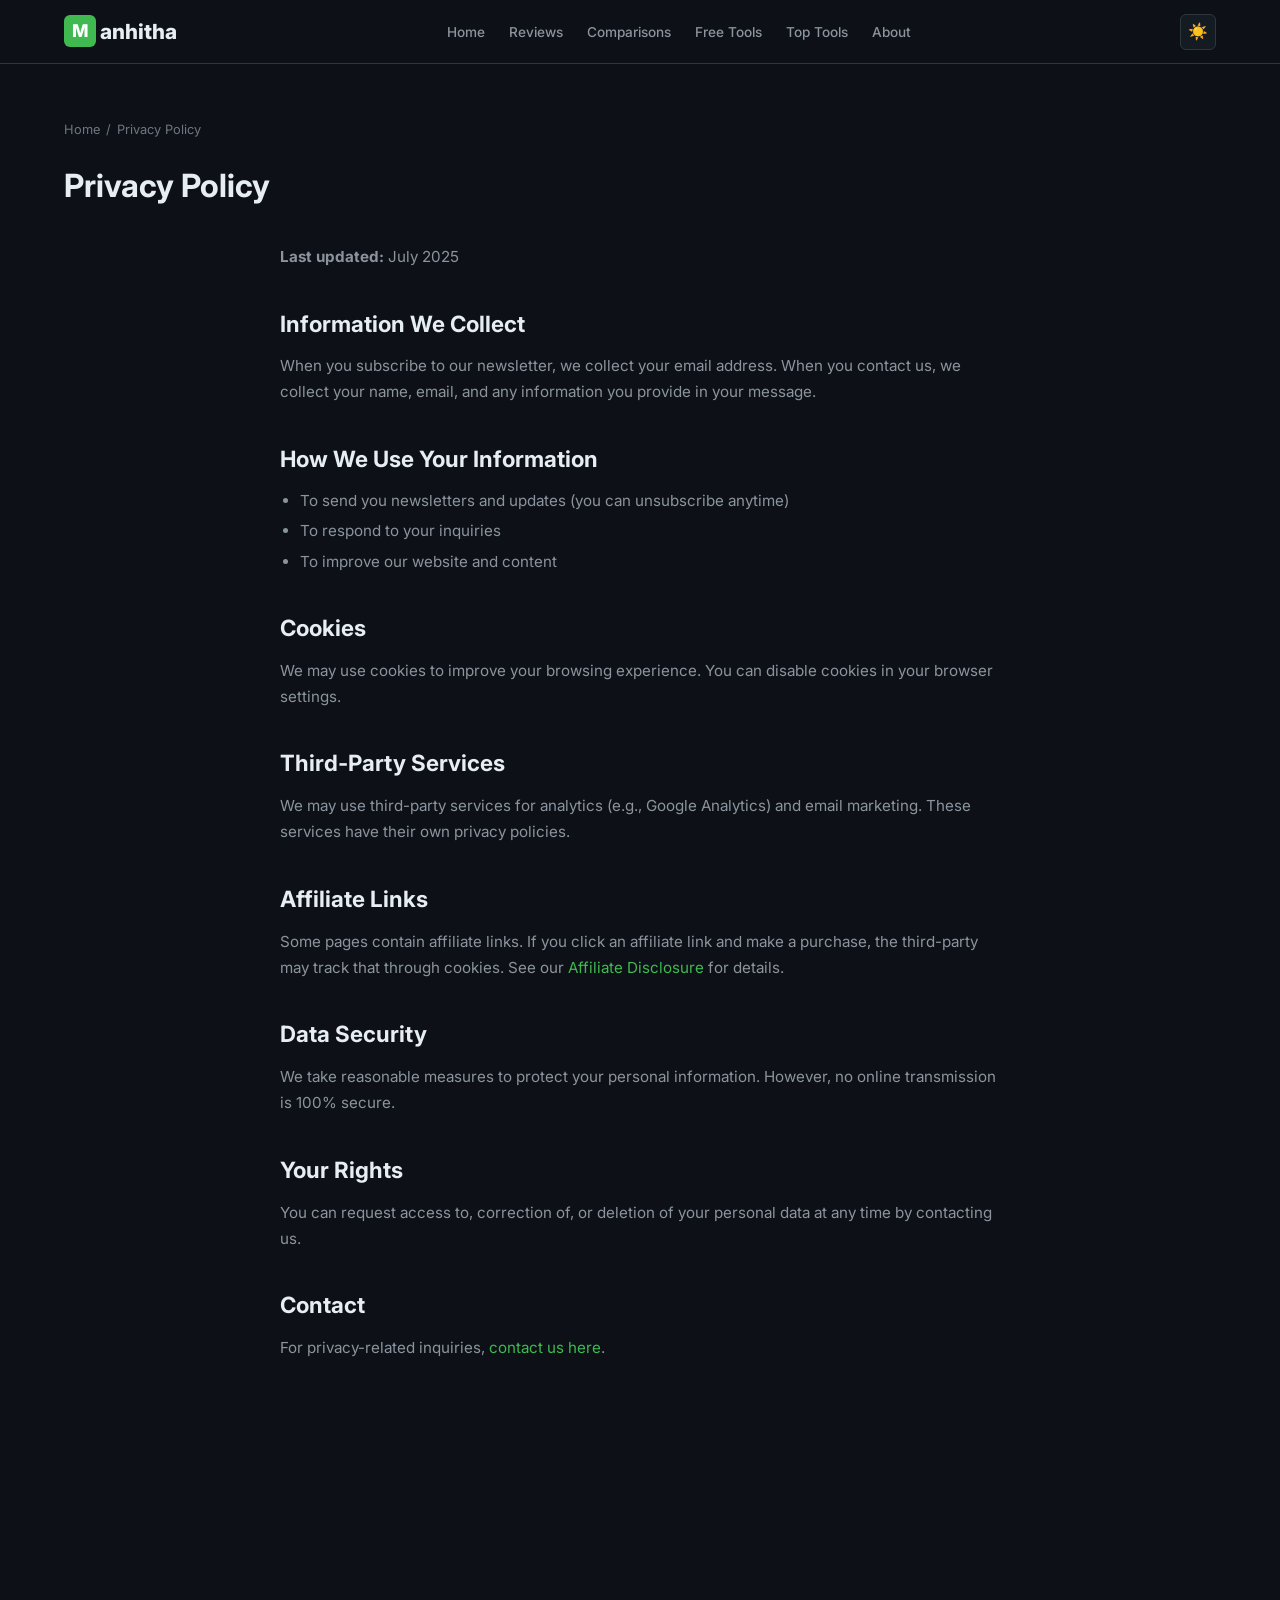
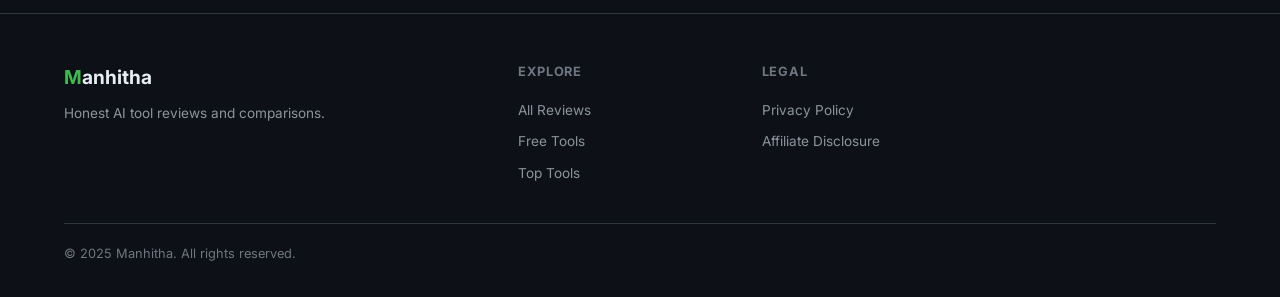
<file: privacy.html>
<!DOCTYPE html>
<html lang="en" data-theme="dark">
<head>
  <meta charset="UTF-8">
  <meta name="viewport" content="width=device-width, initial-scale=1.0">
  <title>Privacy Policy — Manhitha</title>
  <meta name="robots" content="noindex">
  <link rel="canonical" href="https://www.manhitha.co.in/privacy.html">
  <link href="https://fonts.googleapis.com/css2?family=Inter:wght@400;500;600;700;800&display=swap" rel="stylesheet">
  <link rel="stylesheet" href="css/style.css">
  <script async src="https://pagead2.googlesyndication.com/pagead/js/adsbygoogle.js?client=ca-pub-6217999622218588" crossorigin="anonymous"></script>
</head>
<body>

<nav>
  <div class="nav-inner">
    <a href="/" class="nav-logo"><span>M</span>anhitha</a>
    <ul class="nav-links" id="nav-links">
      <li><a href="/">Home</a></li>
      <li><a href="/reviews/">Reviews</a></li>
      <li><a href="/compare/">Comparisons</a></li>
      <li><a href="/free-tools.html">Free Tools</a></li>
      <li><a href="/resources.html">Top Tools</a></li>
      <li><a href="/about.html">About</a></li>
    </ul>
    <div style="display:flex;align-items:center">
      <button class="theme-toggle" id="theme-toggle" aria-label="Toggle theme"></button>
      <button class="menu-toggle" id="menu-toggle" aria-label="Menu"><span></span><span></span><span></span></button>
    </div>
  </div>
</nav>

<div class="page-header">
  <div class="container">
    <div class="breadcrumbs">
      <a href="/">Home</a>
      <span>/</span>
      <span>Privacy Policy</span>
    </div>
    <h1>Privacy Policy</h1>
  </div>
</div>

<section style="padding-top:0">
  <div class="container">
    <div class="content" style="max-width:720px;margin:0 auto">
      <p><strong>Last updated:</strong> July 2025</p>

      <h2>Information We Collect</h2>
      <p>When you subscribe to our newsletter, we collect your email address. When you contact us, we collect your name, email, and any information you provide in your message.</p>

      <h2>How We Use Your Information</h2>
      <ul>
        <li>To send you newsletters and updates (you can unsubscribe anytime)</li>
        <li>To respond to your inquiries</li>
        <li>To improve our website and content</li>
      </ul>

      <h2>Cookies</h2>
      <p>We may use cookies to improve your browsing experience. You can disable cookies in your browser settings.</p>

      <h2>Third-Party Services</h2>
      <p>We may use third-party services for analytics (e.g., Google Analytics) and email marketing. These services have their own privacy policies.</p>

      <h2>Affiliate Links</h2>
      <p>Some pages contain affiliate links. If you click an affiliate link and make a purchase, the third-party may track that through cookies. See our <a href="/about.html#affiliate">Affiliate Disclosure</a> for details.</p>

      <h2>Data Security</h2>
      <p>We take reasonable measures to protect your personal information. However, no online transmission is 100% secure.</p>

      <h2>Your Rights</h2>
      <p>You can request access to, correction of, or deletion of your personal data at any time by contacting us.</p>

      <h2>Contact</h2>
      <p>For privacy-related inquiries, <a href="/contact.html">contact us here</a>.</p>
    </div>
  </div>
</section>

<div class="container">
  <div class="ad-container">
    <ins class="adsbygoogle"
     style="display:block"
     data-ad-client="ca-pub-6217999622218588"
     data-ad-slot="2328576590"
     data-ad-format="auto"
     data-full-width-responsive="true"></ins>
    <script>(adsbygoogle = window.adsbygoogle || []).push({});</script>
  </div>
</div>

<footer>
  <div class="container">
    <div class="footer-grid">
      <div class="footer-brand">
        <h3><span style="color:var(--accent)">M</span>anhitha</h3>
        <p>Honest AI tool reviews and comparisons.</p>
      </div>
      <div class="footer-col">
        <h4>Explore</h4>
        <ul>
          <li><a href="/reviews/">All Reviews</a></li>
          <li><a href="/free-tools.html">Free Tools</a></li>
          <li><a href="/resources.html">Top Tools</a></li>
        </ul>
      </div>
      <div class="footer-col">
        <h4>Legal</h4>
        <ul>
          <li><a href="/privacy.html">Privacy Policy</a></li>
          <li><a href="/about.html#affiliate">Affiliate Disclosure</a></li>
        </ul>
      </div>
    </div>
    <div class="footer-bottom">
      <span>&copy; 2025 Manhitha. All rights reserved.</span>
    </div>
  </div>
</footer>

<script src="js/main.js"></script>
</body>
</html>
</file>
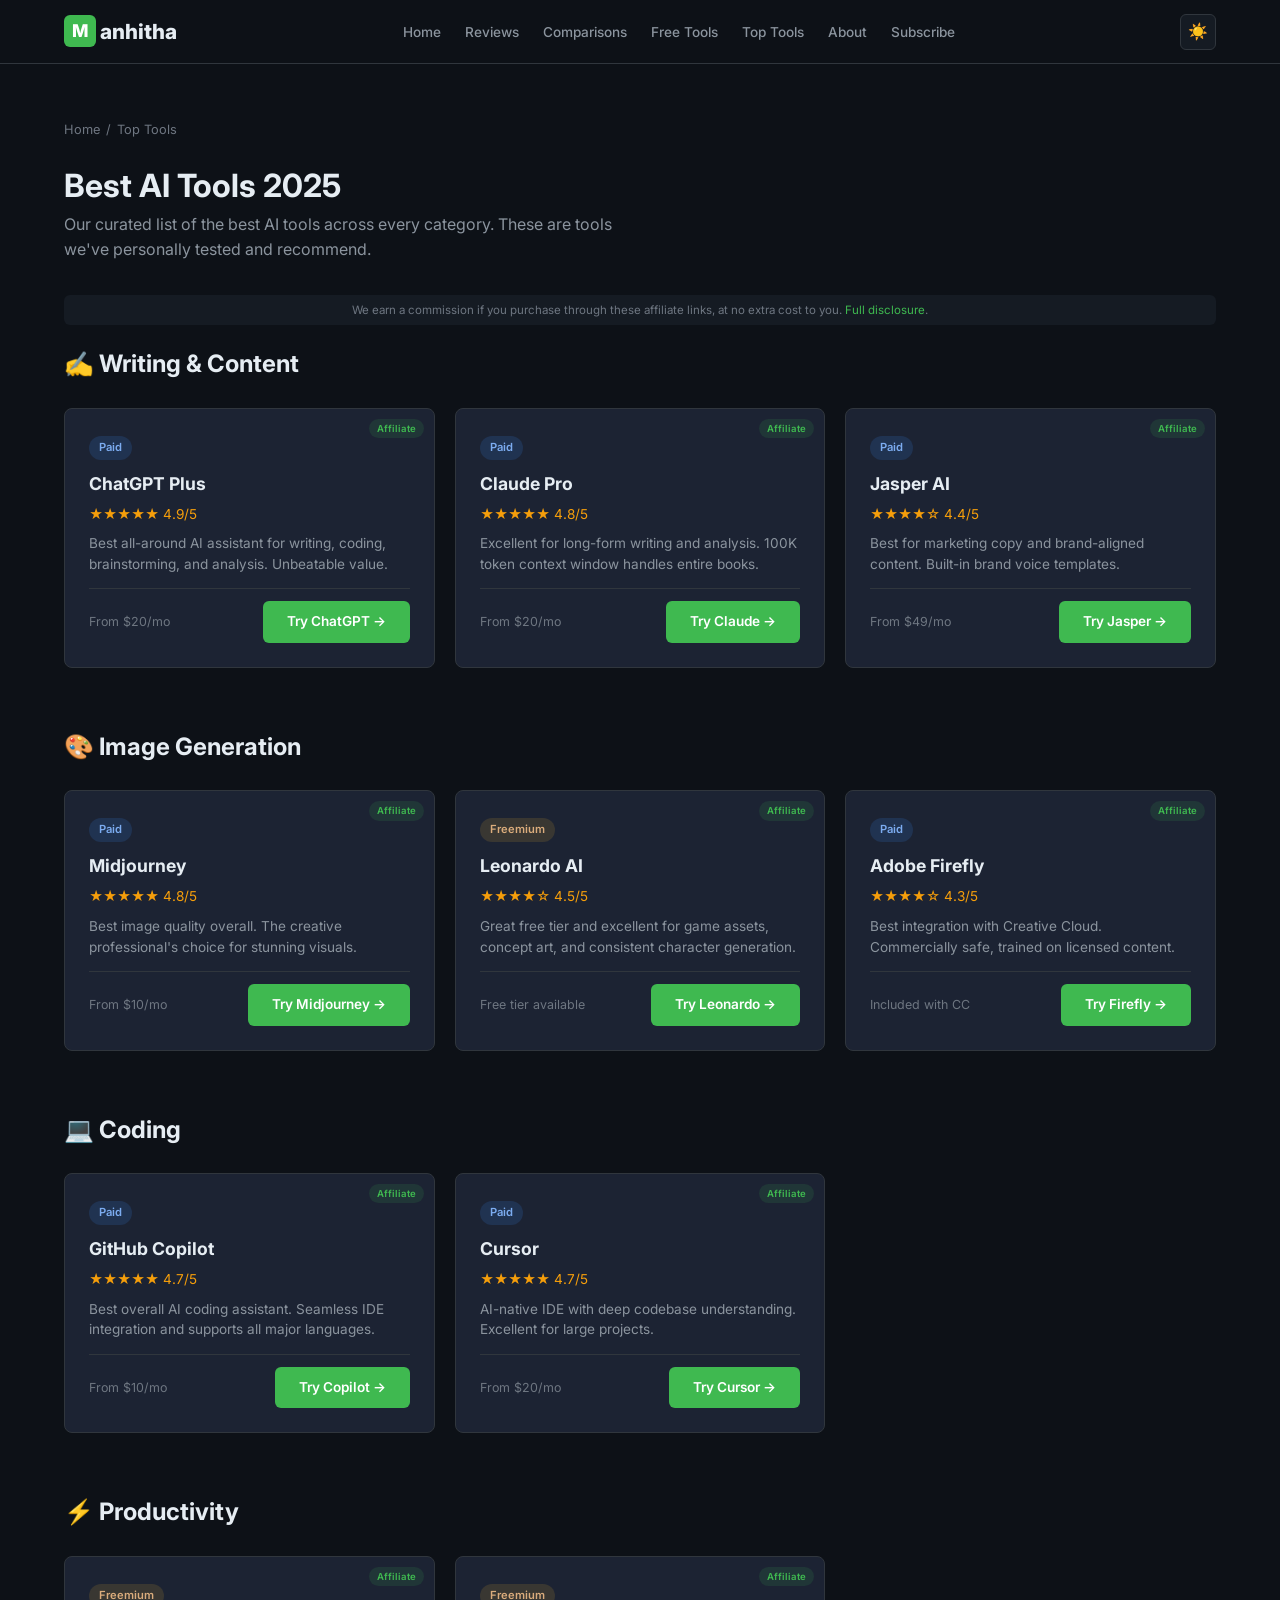
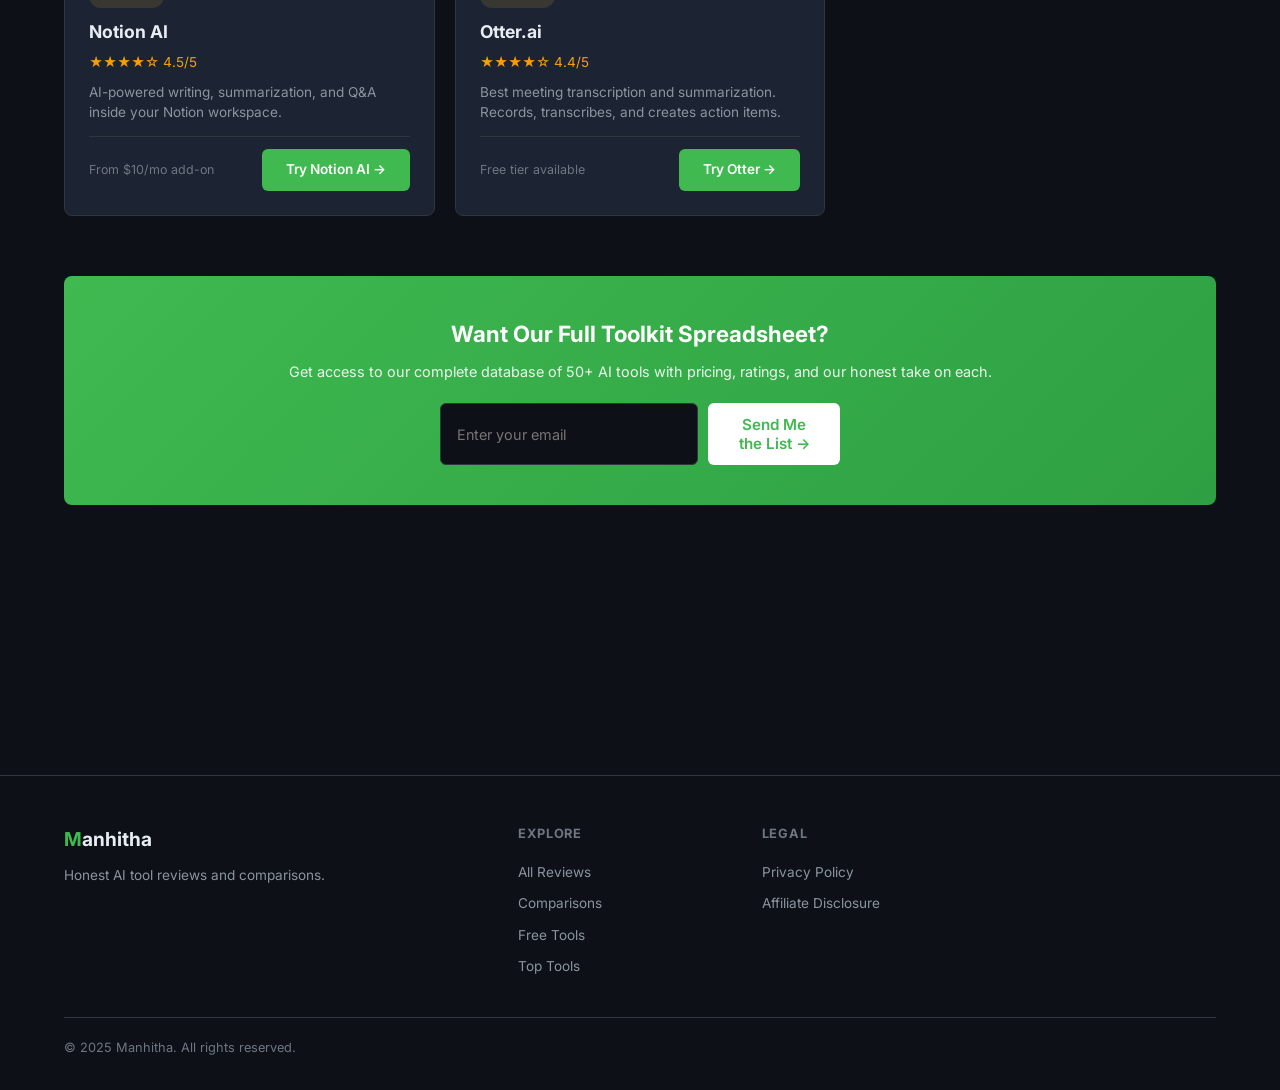
<file: resources.html>
<!DOCTYPE html>
<html lang="en" data-theme="dark">
<head>
  <meta charset="UTF-8">
  <meta name="viewport" content="width=device-width, initial-scale=1.0">
  <title>Top AI Tools 2025 — Curated List | Manhitha</title>
  <meta name="description" content="Hand-picked best AI tools for every category. Save money and time with our tested recommendations.">
  <link rel="canonical" href="https://www.manhitha.co.in/resources.html">
  <link href="https://fonts.googleapis.com/css2?family=Inter:wght@400;500;600;700;800&display=swap" rel="stylesheet">
  <link rel="stylesheet" href="css/style.css">
  <script async src="https://pagead2.googlesyndication.com/pagead/js/adsbygoogle.js?client=ca-pub-6217999622218588" crossorigin="anonymous"></script>
</head>
<body>

<nav>
  <div class="nav-inner">
    <a href="/" class="nav-logo"><span>M</span>anhitha</a>
    <ul class="nav-links" id="nav-links">
      <li><a href="/">Home</a></li>
      <li><a href="/reviews/">Reviews</a></li>
      <li><a href="/compare/">Comparisons</a></li>
      <li><a href="/free-tools.html">Free Tools</a></li>
      <li><a href="/resources.html">Top Tools</a></li>
      <li><a href="/about.html">About</a></li>
      <li><a href="/#newsletter">Subscribe</a></li>
    </ul>
    <div style="display:flex;align-items:center">
      <button class="theme-toggle" id="theme-toggle" aria-label="Toggle theme"></button>
      <button class="menu-toggle" id="menu-toggle" aria-label="Menu"><span></span><span></span><span></span></button>
    </div>
  </div>
</nav>

<div class="page-header">
  <div class="container">
    <div class="breadcrumbs">
      <a href="/">Home</a>
      <span>/</span>
      <span>Top Tools</span>
    </div>
    <h1>Best AI Tools 2025</h1>
    <p>Our curated list of the best AI tools across every category. These are tools we've personally tested and recommend.</p>
  </div>
</div>

<section style="padding-top:0">
  <div class="container">
    <div class="aff-disclosure">
      We earn a commission if you purchase through these affiliate links, at no extra cost to you. 
      <a href="/about.html#affiliate">Full disclosure</a>.
    </div>

    <h2 style="margin-bottom:24px;font-size:1.5rem">✍️ Writing & Content</h2>
    <div class="tools-grid" style="margin-bottom:60px">
      <div class="tool-card">
        <span class="badge badge-paid">Paid</span>
        <span class="affiliate-badge">Affiliate</span>
        <h3>ChatGPT Plus</h3>
        <div class="rating">★★★★★ 4.9/5</div>
        <p>Best all-around AI assistant for writing, coding, brainstorming, and analysis. Unbeatable value.</p>
        <div class="tool-meta">
          <span>From $20/mo</span>
          <a href="https://openai.com/chatgpt" target="_blank" rel="noopener sponsored" class="btn btn-primary">Try ChatGPT →</a>
        </div>
      </div>
      <div class="tool-card">
        <span class="badge badge-paid">Paid</span>
        <span class="affiliate-badge">Affiliate</span>
        <h3>Claude Pro</h3>
        <div class="rating">★★★★★ 4.8/5</div>
        <p>Excellent for long-form writing and analysis. 100K token context window handles entire books.</p>
        <div class="tool-meta">
          <span>From $20/mo</span>
          <a href="https://claude.ai" target="_blank" rel="noopener sponsored" class="btn btn-primary">Try Claude →</a>
        </div>
      </div>
      <div class="tool-card">
        <span class="badge badge-paid">Paid</span>
        <span class="affiliate-badge">Affiliate</span>
        <h3>Jasper AI</h3>
        <div class="rating">★★★★☆ 4.4/5</div>
        <p>Best for marketing copy and brand-aligned content. Built-in brand voice templates.</p>
        <div class="tool-meta">
          <span>From $49/mo</span>
          <a href="https://jasper.ai" target="_blank" rel="noopener sponsored" class="btn btn-primary">Try Jasper →</a>
        </div>
      </div>
    </div>

    <h2 style="margin-bottom:24px;font-size:1.5rem">🎨 Image Generation</h2>
    <div class="tools-grid" style="margin-bottom:60px">
      <div class="tool-card">
        <span class="badge badge-paid">Paid</span>
        <span class="affiliate-badge">Affiliate</span>
        <h3>Midjourney</h3>
        <div class="rating">★★★★★ 4.8/5</div>
        <p>Best image quality overall. The creative professional's choice for stunning visuals.</p>
        <div class="tool-meta">
          <span>From $10/mo</span>
          <a href="https://midjourney.com" target="_blank" rel="noopener sponsored" class="btn btn-primary">Try Midjourney →</a>
        </div>
      </div>
      <div class="tool-card">
        <span class="badge badge-freemium">Freemium</span>
        <span class="affiliate-badge">Affiliate</span>
        <h3>Leonardo AI</h3>
        <div class="rating">★★★★☆ 4.5/5</div>
        <p>Great free tier and excellent for game assets, concept art, and consistent character generation.</p>
        <div class="tool-meta">
          <span>Free tier available</span>
          <a href="https://leonardo.ai" target="_blank" rel="noopener sponsored" class="btn btn-primary">Try Leonardo →</a>
        </div>
      </div>
      <div class="tool-card">
        <span class="badge badge-paid">Paid</span>
        <span class="affiliate-badge">Affiliate</span>
        <h3>Adobe Firefly</h3>
        <div class="rating">★★★★☆ 4.3/5</div>
        <p>Best integration with Creative Cloud. Commercially safe, trained on licensed content.</p>
        <div class="tool-meta">
          <span>Included with CC</span>
          <a href="https://firefly.adobe.com" target="_blank" rel="noopener sponsored" class="btn btn-primary">Try Firefly →</a>
        </div>
      </div>
    </div>

    <h2 style="margin-bottom:24px;font-size:1.5rem">💻 Coding</h2>
    <div class="tools-grid" style="margin-bottom:60px">
      <div class="tool-card">
        <span class="badge badge-paid">Paid</span>
        <span class="affiliate-badge">Affiliate</span>
        <h3>GitHub Copilot</h3>
        <div class="rating">★★★★★ 4.7/5</div>
        <p>Best overall AI coding assistant. Seamless IDE integration and supports all major languages.</p>
        <div class="tool-meta">
          <span>From $10/mo</span>
          <a href="https://github.com/features/copilot" target="_blank" rel="noopener sponsored" class="btn btn-primary">Try Copilot →</a>
        </div>
      </div>
      <div class="tool-card">
        <span class="badge badge-paid">Paid</span>
        <span class="affiliate-badge">Affiliate</span>
        <h3>Cursor</h3>
        <div class="rating">★★★★★ 4.7/5</div>
        <p>AI-native IDE with deep codebase understanding. Excellent for large projects.</p>
        <div class="tool-meta">
          <span>From $20/mo</span>
          <a href="https://cursor.sh" target="_blank" rel="noopener sponsored" class="btn btn-primary">Try Cursor →</a>
        </div>
      </div>
    </div>

    <h2 style="margin-bottom:24px;font-size:1.5rem">⚡ Productivity</h2>
    <div class="tools-grid" style="margin-bottom:60px">
      <div class="tool-card">
        <span class="badge badge-freemium">Freemium</span>
        <span class="affiliate-badge">Affiliate</span>
        <h3>Notion AI</h3>
        <div class="rating">★★★★☆ 4.5/5</div>
        <p>AI-powered writing, summarization, and Q&A inside your Notion workspace.</p>
        <div class="tool-meta">
          <span>From $10/mo add-on</span>
          <a href="https://notion.so" target="_blank" rel="noopener sponsored" class="btn btn-primary">Try Notion AI →</a>
        </div>
      </div>
      <div class="tool-card">
        <span class="badge badge-freemium">Freemium</span>
        <span class="affiliate-badge">Affiliate</span>
        <h3>Otter.ai</h3>
        <div class="rating">★★★★☆ 4.4/5</div>
        <p>Best meeting transcription and summarization. Records, transcribes, and creates action items.</p>
        <div class="tool-meta">
          <span>Free tier available</span>
          <a href="https://otter.ai" target="_blank" rel="noopener sponsored" class="btn btn-primary">Try Otter →</a>
        </div>
      </div>
    </div>

    <div class="cta-box">
      <h3>Want Our Full Toolkit Spreadsheet?</h3>
      <p>Get access to our complete database of 50+ AI tools with pricing, ratings, and our honest take on each.</p>
      <form class="newsletter-form" style="max-width:400px;margin:0 auto">
        <input type="email" placeholder="Enter your email" required>
        <button type="submit" class="btn btn-lg" style="background:#fff;color:var(--accent)">Send Me the List →</button>
      </form>
    </div>
  </div>
</section>

<div class="container">
  <div class="ad-container">
    <ins class="adsbygoogle"
     style="display:block"
     data-ad-client="ca-pub-6217999622218588"
     data-ad-slot="2328576590"
     data-ad-format="auto"
     data-full-width-responsive="true"></ins>
    <script>(adsbygoogle = window.adsbygoogle || []).push({});</script>
  </div>
</div>

<footer>
  <div class="container">
    <div class="footer-grid">
      <div class="footer-brand">
        <h3><span style="color:var(--accent)">M</span>anhitha</h3>
        <p>Honest AI tool reviews and comparisons.</p>
      </div>
      <div class="footer-col">
        <h4>Explore</h4>
        <ul>
          <li><a href="/reviews/">All Reviews</a></li>
          <li><a href="/compare/">Comparisons</a></li>
          <li><a href="/free-tools.html">Free Tools</a></li>
          <li><a href="/resources.html">Top Tools</a></li>
        </ul>
      </div>
      <div class="footer-col">
        <h4>Legal</h4>
        <ul>
          <li><a href="/privacy.html">Privacy Policy</a></li>
          <li><a href="/about.html#affiliate">Affiliate Disclosure</a></li>
        </ul>
      </div>
    </div>
    <div class="footer-bottom">
      <span>&copy; 2025 Manhitha. All rights reserved.</span>
    </div>
  </div>
</footer>

<script src="js/main.js"></script>
</body>
</html>
</file>
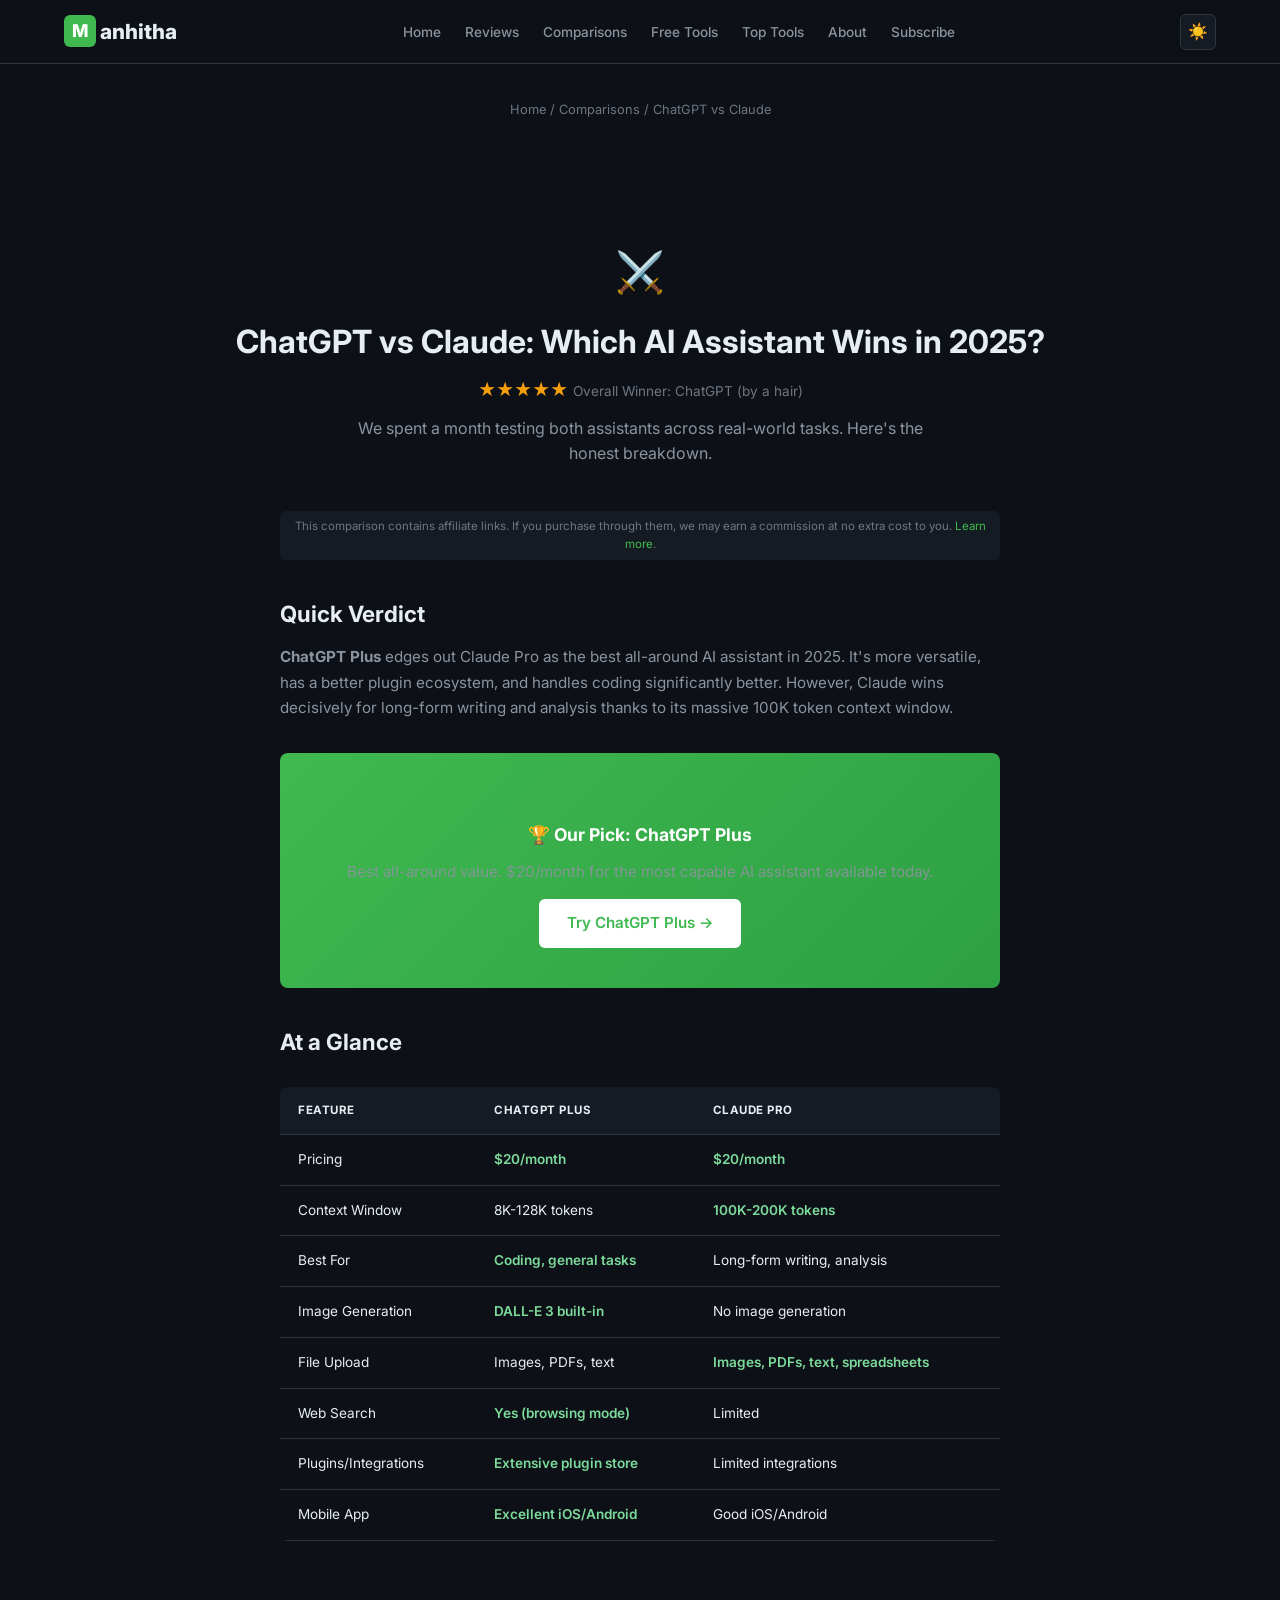
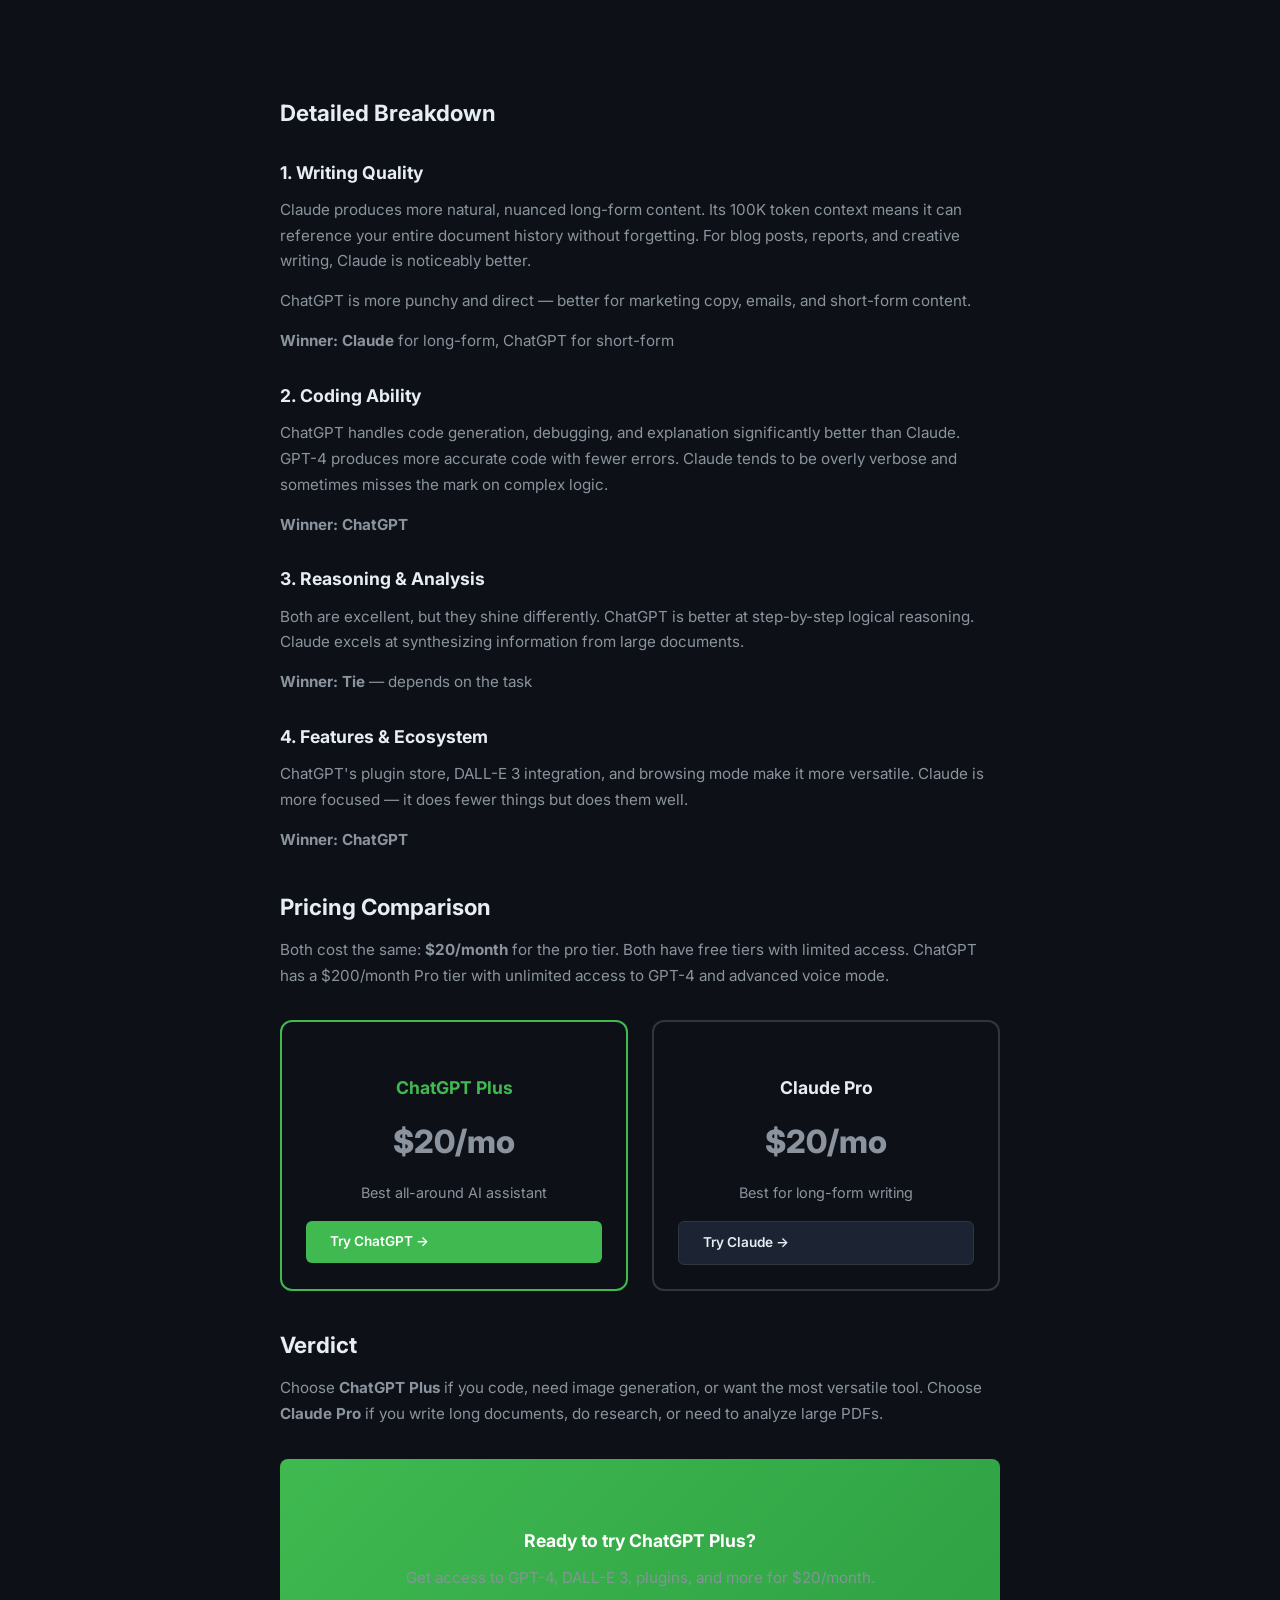
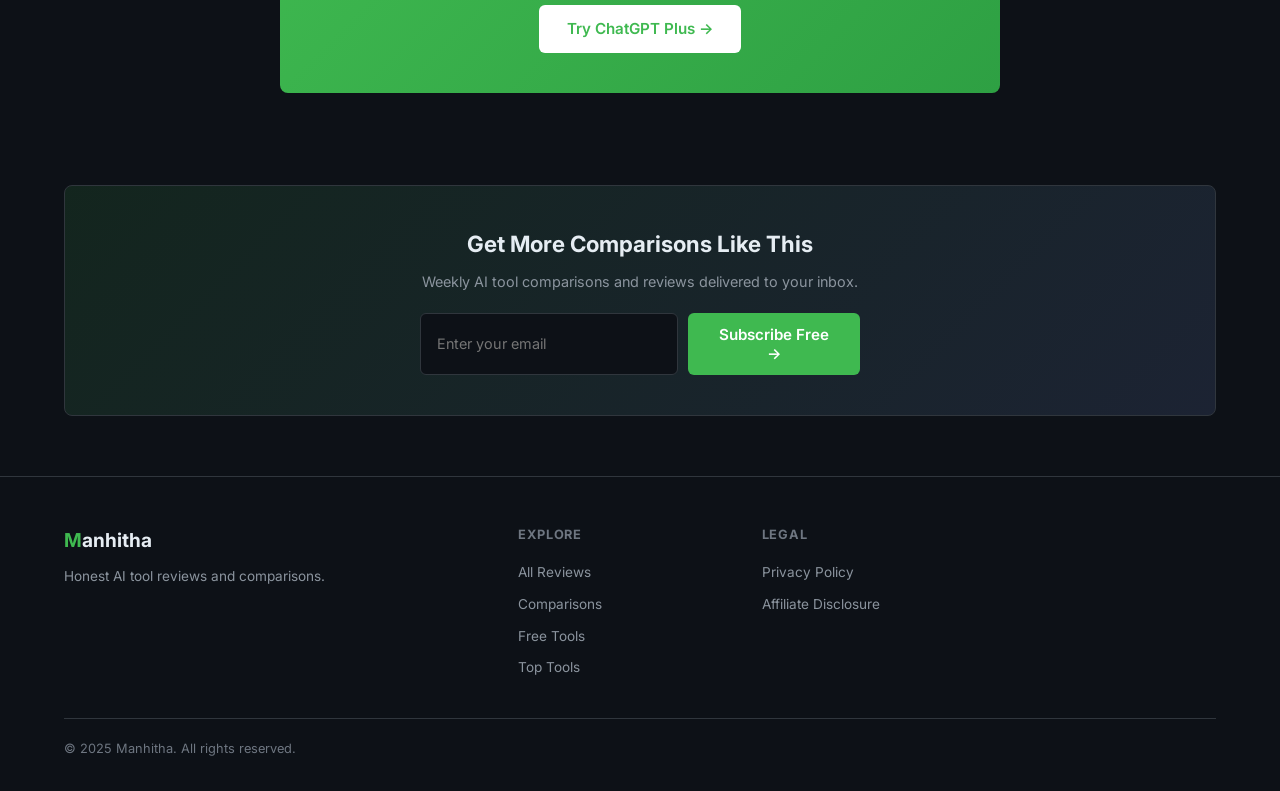
<file: compare/chatgpt-vs-claude.html>
<!DOCTYPE html>
<html lang="en" data-theme="dark">
<head>
  <meta charset="UTF-8">
  <meta name="viewport" content="width=device-width, initial-scale=1.0">
  <title>ChatGPT vs Claude 2025: Which AI Assistant Is Best? — Manhitha</title>
  <meta name="description" content="We tested ChatGPT vs Claude on coding, writing, reasoning, and pricing. See which AI assistant comes out on top with real test results.">
  <link rel="canonical" href="https://www.manhitha.co.in/compare/chatgpt-vs-claude.html">
  <link href="https://fonts.googleapis.com/css2?family=Inter:wght@400;500;600;700;800&display=swap" rel="stylesheet">
  <link rel="stylesheet" href="/css/style.css">
  <meta property="og:title" content="ChatGPT vs Claude 2025: Which AI Assistant Is Best?">
  <meta property="og:description" content="We tested both on real-world tasks. See the winner.">
  <meta property="og:url" content="https://www.manhitha.co.in/compare/chatgpt-vs-claude.html">
  <meta property="og:type" content="article">
  <script async src="https://pagead2.googlesyndication.com/pagead/js/adsbygoogle.js?client=ca-pub-6217999622218588" crossorigin="anonymous"></script>
</head>
<body>

<nav>
  <div class="nav-inner">
    <a href="/" class="nav-logo"><span>M</span>anhitha</a>
    <ul class="nav-links" id="nav-links">
      <li><a href="/">Home</a></li>
      <li><a href="/reviews/">Reviews</a></li>
      <li><a href="/compare/">Comparisons</a></li>
      <li><a href="/free-tools.html">Free Tools</a></li>
      <li><a href="/resources.html">Top Tools</a></li>
      <li><a href="/about.html">About</a></li>
      <li><a href="/#newsletter">Subscribe</a></li>
    </ul>
    <div style="display:flex;align-items:center">
      <button class="theme-toggle" id="theme-toggle" aria-label="Toggle theme"></button>
      <button class="menu-toggle" id="menu-toggle" aria-label="Menu"><span></span><span></span><span></span></button>
    </div>
  </div>
</nav>

<div class="breadcrumbs" style="padding-top:100px">
  <div class="container">
    <a href="/">Home</a> / <a href="/compare/">Comparisons</a> / <span>ChatGPT vs Claude</span>
  </div>
</div>

<div class="review-header">
  <div class="container">
    <span class="emoji">⚔️</span>
    <h1>ChatGPT vs Claude: Which AI Assistant Wins in 2025?</h1>
    <div class="rating-stars">★★★★★ <span>Overall Winner: ChatGPT (by a hair)</span></div>
    <p style="color:var(--text-secondary);max-width:600px;margin:12px auto">We spent a month testing both assistants across real-world tasks. Here's the honest breakdown.</p>
  </div>
</div>

<section style="padding-top:0">
  <div class="container">
    <div class="content" style="max-width:720px;margin:0 auto">
      <div class="aff-disclosure">
        This comparison contains affiliate links. If you purchase through them, we may earn a commission at no extra cost to you. <a href="/about.html#affiliate">Learn more</a>.
      </div>

      <h2>Quick Verdict</h2>
      <p><strong>ChatGPT Plus</strong> edges out Claude Pro as the best all-around AI assistant in 2025. It's more versatile, has a better plugin ecosystem, and handles coding significantly better. However, Claude wins decisively for long-form writing and analysis thanks to its massive 100K token context window.</p>

      <div class="cta-box">
        <h3>🏆 Our Pick: ChatGPT Plus</h3>
        <p>Best all-around value. $20/month for the most capable AI assistant available today.</p>
        <a href="https://openai.com/chatgpt" target="_blank" rel="noopener sponsored" class="btn btn-lg">Try ChatGPT Plus →</a>
      </div>

      <h2>At a Glance</h2>
      <table class="compare-table">
        <thead>
          <tr>
            <th>Feature</th>
            <th>ChatGPT Plus</th>
            <th>Claude Pro</th>
          </tr>
        </thead>
        <tbody>
          <tr>
            <td>Pricing</td>
            <td class="winner">$20/month</td>
            <td class="winner">$20/month</td>
          </tr>
          <tr>
            <td>Context Window</td>
            <td>8K-128K tokens</td>
            <td class="winner">100K-200K tokens</td>
          </tr>
          <tr>
            <td>Best For</td>
            <td class="winner">Coding, general tasks</td>
            <td>Long-form writing, analysis</td>
          </tr>
          <tr>
            <td>Image Generation</td>
            <td class="winner">DALL-E 3 built-in</td>
            <td>No image generation</td>
          </tr>
          <tr>
            <td>File Upload</td>
            <td>Images, PDFs, text</td>
            <td class="winner">Images, PDFs, text, spreadsheets</td>
          </tr>
          <tr>
            <td>Web Search</td>
            <td class="winner">Yes (browsing mode)</td>
            <td>Limited</td>
          </tr>
          <tr>
            <td>Plugins/Integrations</td>
            <td class="winner">Extensive plugin store</td>
            <td>Limited integrations</td>
          </tr>
          <tr>
            <td>Mobile App</td>
            <td class="winner">Excellent iOS/Android</td>
            <td>Good iOS/Android</td>
          </tr>
        </tbody>
      </table>

      <div class="ad-container"><ins class="adsbygoogle"
     style="display:block"
     data-ad-client="ca-pub-6217999622218588"
     data-ad-slot="2328576590"
     data-ad-format="auto"
     data-full-width-responsive="true"></ins><script>(adsbygoogle = window.adsbygoogle || []).push({});</script></div>

      <h2>Detailed Breakdown</h2>

      <h3>1. Writing Quality</h3>
      <p>Claude produces more natural, nuanced long-form content. Its 100K token context means it can reference your entire document history without forgetting. For blog posts, reports, and creative writing, Claude is noticeably better.</p>
      <p>ChatGPT is more punchy and direct — better for marketing copy, emails, and short-form content.</p>
      <p><strong>Winner: Claude</strong> for long-form, ChatGPT for short-form</p>

      <h3>2. Coding Ability</h3>
      <p>ChatGPT handles code generation, debugging, and explanation significantly better than Claude. GPT-4 produces more accurate code with fewer errors. Claude tends to be overly verbose and sometimes misses the mark on complex logic.</p>
      <p><strong>Winner: ChatGPT</strong></p>

      <h3>3. Reasoning & Analysis</h3>
      <p>Both are excellent, but they shine differently. ChatGPT is better at step-by-step logical reasoning. Claude excels at synthesizing information from large documents.</p>
      <p><strong>Winner: Tie</strong> — depends on the task</p>

      <h3>4. Features & Ecosystem</h3>
      <p>ChatGPT's plugin store, DALL-E 3 integration, and browsing mode make it more versatile. Claude is more focused — it does fewer things but does them well.</p>
      <p><strong>Winner: ChatGPT</strong></p>

      <h2>Pricing Comparison</h2>
      <p>Both cost the same: <strong>$20/month</strong> for the pro tier. Both have free tiers with limited access. ChatGPT has a $200/month Pro tier with unlimited access to GPT-4 and advanced voice mode.</p>

      <div style="display:grid;grid-template-columns:1fr 1fr;gap:24px;margin:32px 0">
        <div style="padding:24px;border:2px solid var(--accent);border-radius:12px;text-align:center">
          <h3 style="color:var(--accent)">ChatGPT Plus</h3>
          <p style="font-size:2rem;font-weight:800;margin:12px 0">$20/mo</p>
          <p style="font-size:0.9rem;color:var(--text-secondary);margin-bottom:16px">Best all-around AI assistant</p>
          <a href="https://openai.com/chatgpt" target="_blank" rel="noopener sponsored" class="btn btn-primary" style="width:100%">Try ChatGPT →</a>
        </div>
        <div style="padding:24px;border:2px solid var(--border);border-radius:12px;text-align:center">
          <h3>Claude Pro</h3>
          <p style="font-size:2rem;font-weight:800;margin:12px 0">$20/mo</p>
          <p style="font-size:0.9rem;color:var(--text-secondary);margin-bottom:16px">Best for long-form writing</p>
          <a href="https://claude.ai" target="_blank" rel="noopener sponsored" class="btn btn-secondary" style="width:100%">Try Claude →</a>
        </div>
      </div>

      <h2>Verdict</h2>
      <p>Choose <strong>ChatGPT Plus</strong> if you code, need image generation, or want the most versatile tool. Choose <strong>Claude Pro</strong> if you write long documents, do research, or need to analyze large PDFs.</p>

      <div class="cta-box">
        <h3>Ready to try ChatGPT Plus?</h3>
        <p>Get access to GPT-4, DALL-E 3, plugins, and more for $20/month.</p>
        <a href="https://openai.com/chatgpt" target="_blank" rel="noopener sponsored" class="btn btn-lg">Try ChatGPT Plus →</a>
      </div>
    </div>
  </div>
</section>

<div class="container">
  <div class="newsletter">
    <h2>Get More Comparisons Like This</h2>
    <p>Weekly AI tool comparisons and reviews delivered to your inbox.</p>
    <form class="newsletter-form">
      <input type="email" placeholder="Enter your email" required>
      <button type="submit" class="btn btn-primary btn-lg">Subscribe Free →</button>
    </form>
  </div>
</div>

<footer>
  <div class="container">
    <div class="footer-grid">
      <div class="footer-brand">
        <h3><span style="color:var(--accent)">M</span>anhitha</h3>
        <p>Honest AI tool reviews and comparisons.</p>
      </div>
      <div class="footer-col">
        <h4>Explore</h4>
        <ul>
          <li><a href="/reviews/">All Reviews</a></li>
          <li><a href="/compare/">Comparisons</a></li>
          <li><a href="/free-tools.html">Free Tools</a></li>
          <li><a href="/resources.html">Top Tools</a></li>
        </ul>
      </div>
      <div class="footer-col">
        <h4>Legal</h4>
        <ul>
          <li><a href="/privacy.html">Privacy Policy</a></li>
          <li><a href="/about.html#affiliate">Affiliate Disclosure</a></li>
        </ul>
      </div>
    </div>
    <div class="footer-bottom">
      <span>&copy; 2025 Manhitha. All rights reserved.</span>
    </div>
  </div>
</footer>

<script src="/js/main.js"></script>
</body>
</html>
</file>
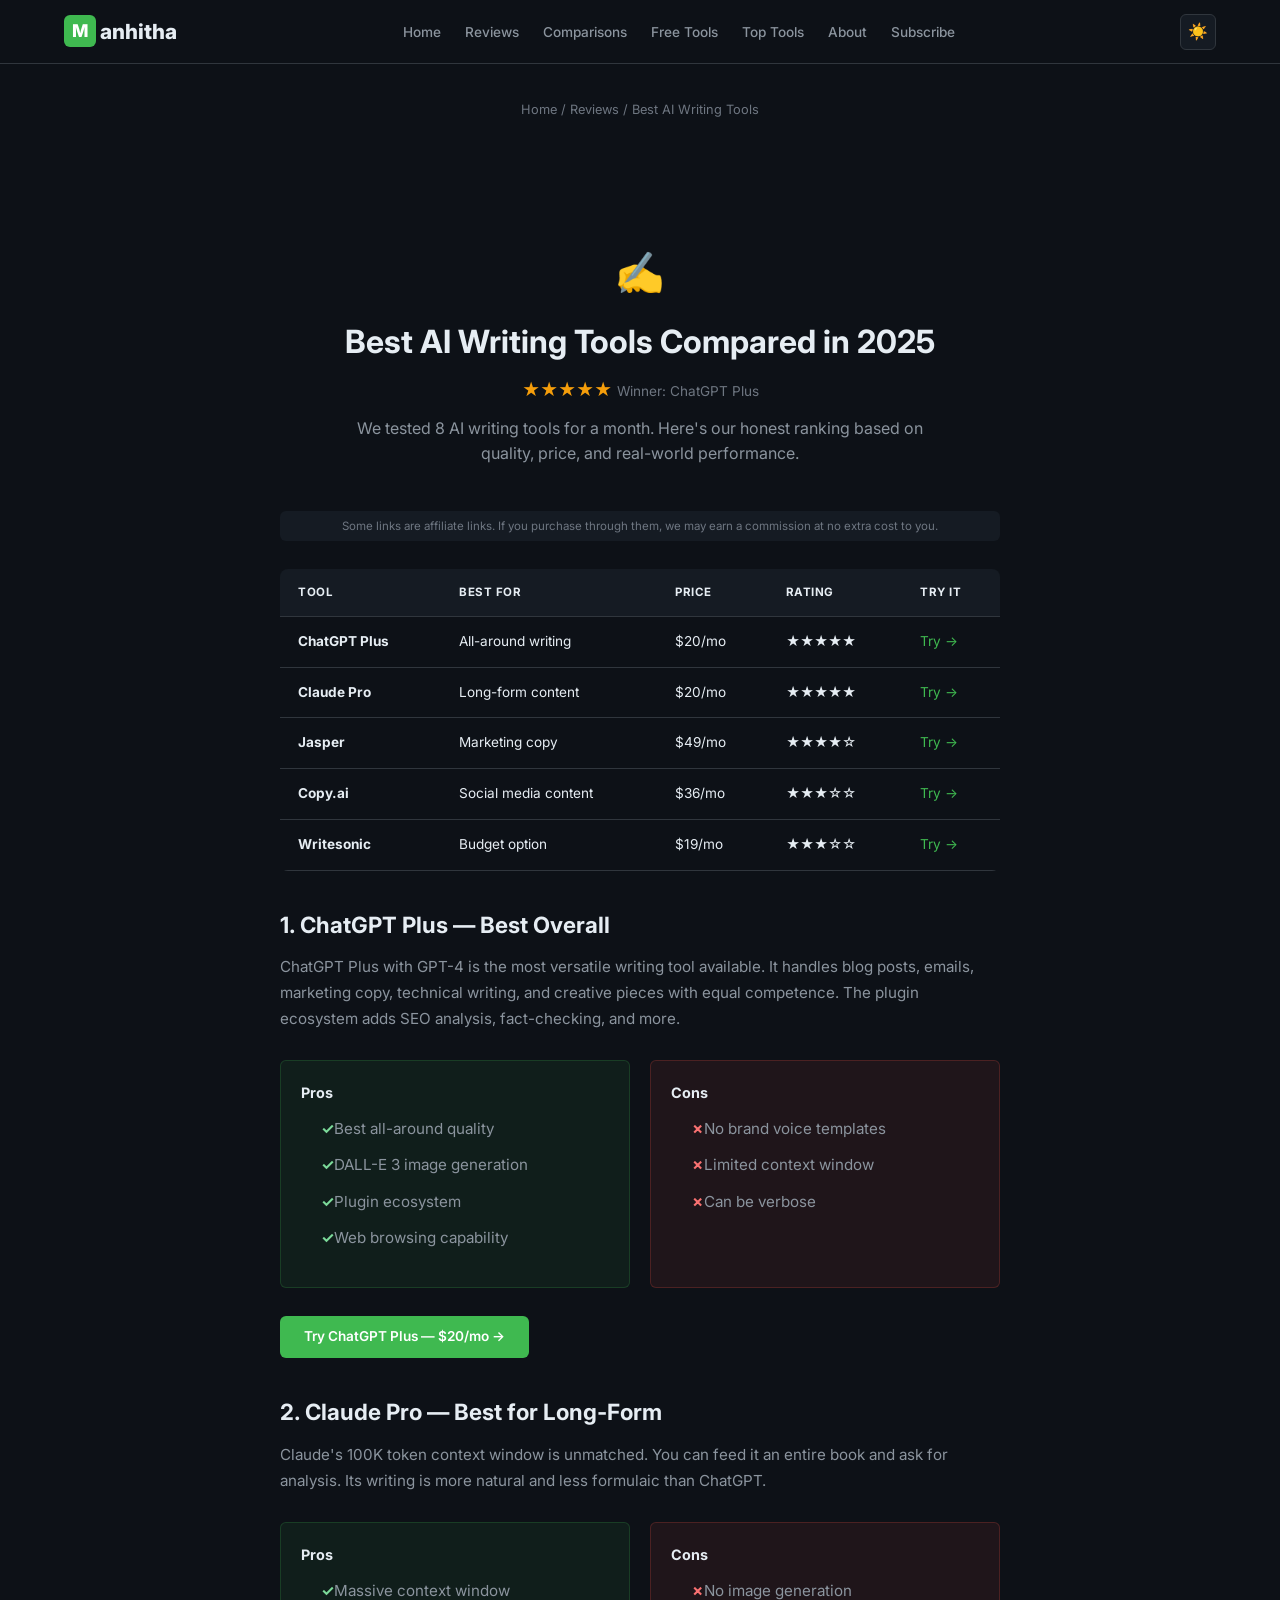
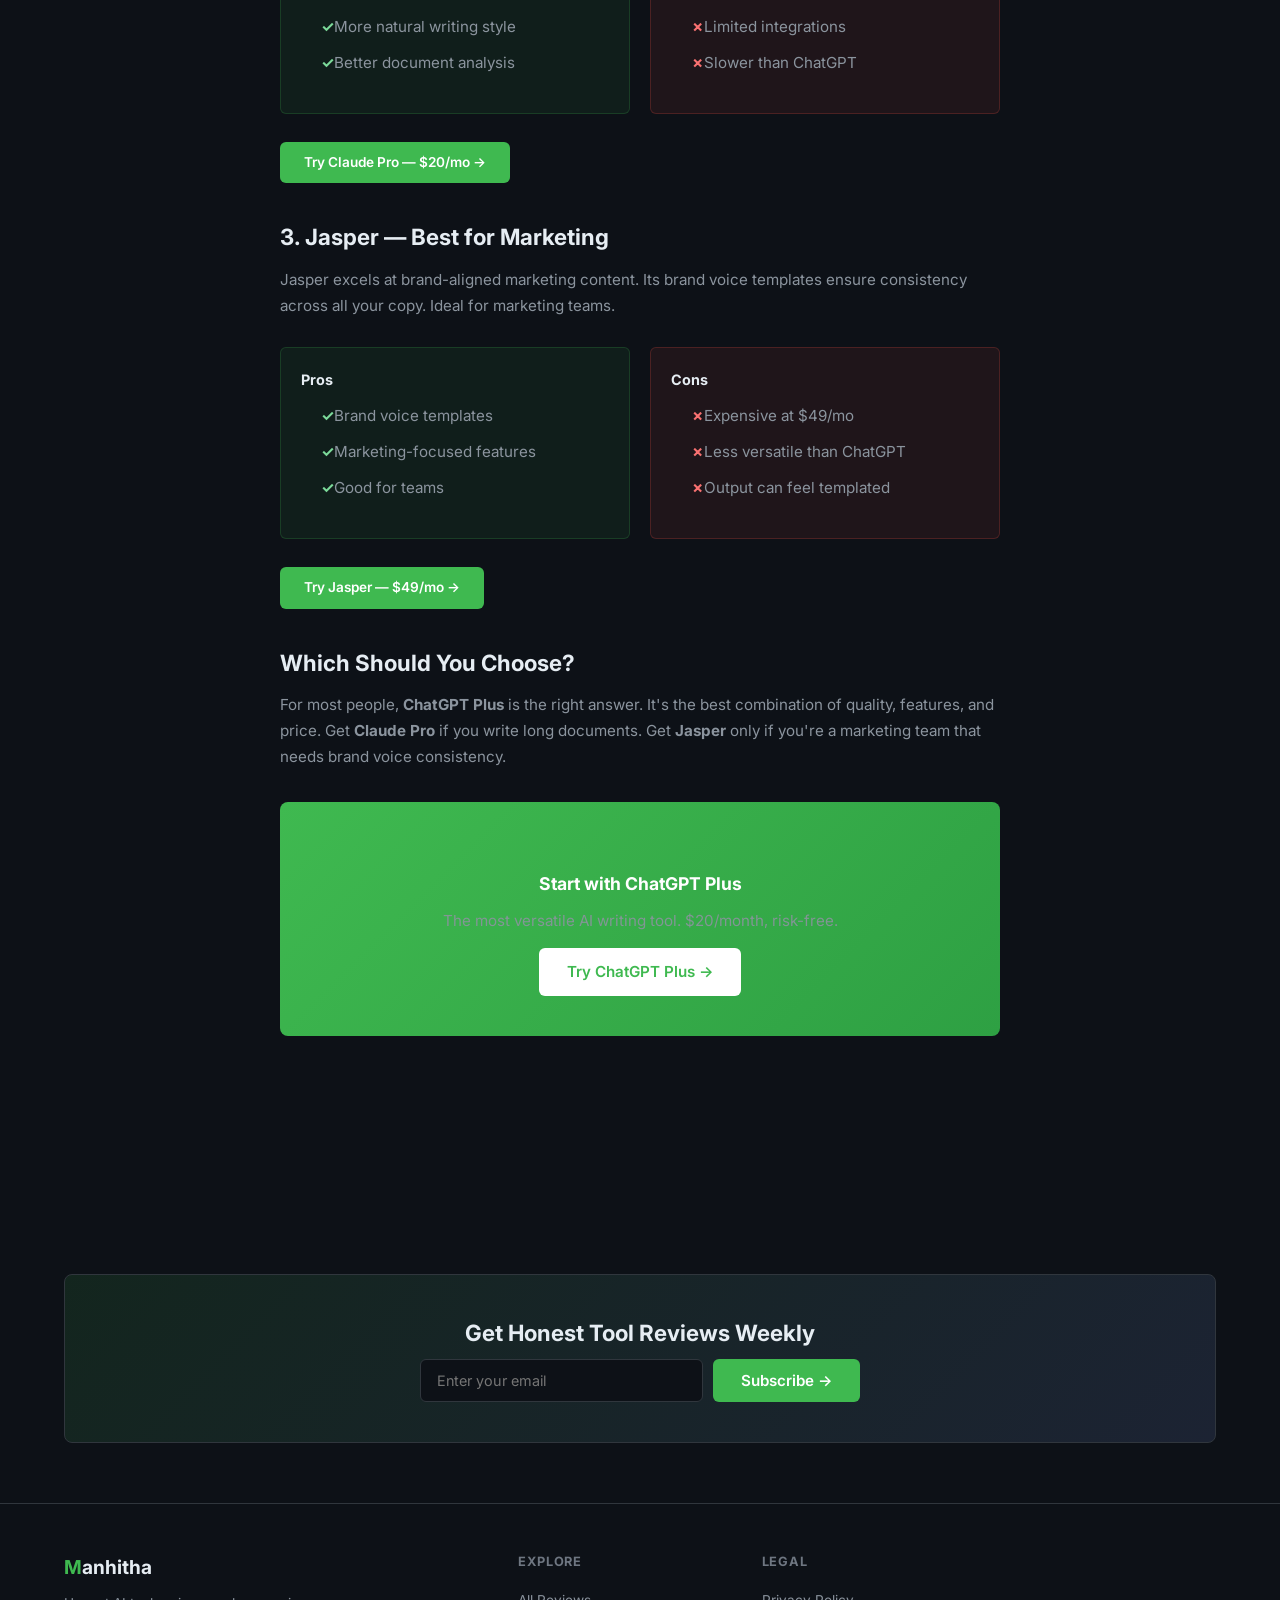
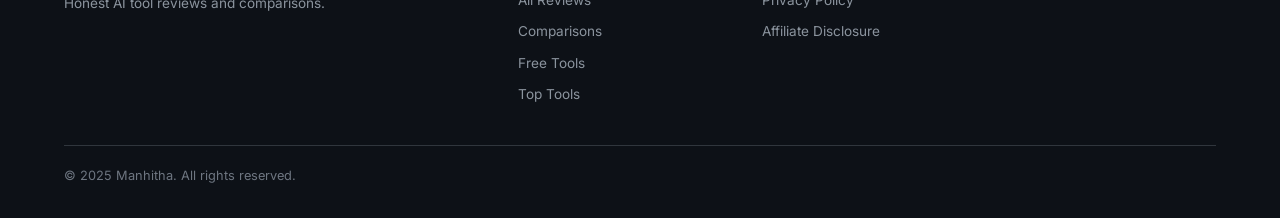
<file: reviews/best-ai-writing-tools.html>
<!DOCTYPE html>
<html lang="en" data-theme="dark">
<head>
  <meta charset="UTF-8">
  <meta name="viewport" content="width=device-width, initial-scale=1.0">
  <title>Best AI Writing Tools 2025: Compared & Reviewed — Manhitha</title>
  <meta name="description" content="Jasper vs Copy.ai vs Writesonic vs ChatGPT — we compare the best AI writing tools on quality, pricing, and features to find the winner.">
  <link rel="canonical" href="https://www.manhitha.co.in/reviews/best-ai-writing-tools.html">
  <link href="https://fonts.googleapis.com/css2?family=Inter:wght@400;500;600;700;800&display=swap" rel="stylesheet">
  <link rel="stylesheet" href="/css/style.css">
  <script async src="https://pagead2.googlesyndication.com/pagead/js/adsbygoogle.js?client=ca-pub-6217999622218588" crossorigin="anonymous"></script>
  <meta property="og:title" content="Best AI Writing Tools 2025: Compared & Reviewed">
  <meta property="og:description" content="Find the best AI writing tool for your needs and budget.">
</head>
<body>

<nav>
  <div class="nav-inner">
    <a href="/" class="nav-logo"><span>M</span>anhitha</a>
    <ul class="nav-links" id="nav-links">
      <li><a href="/">Home</a></li>
      <li><a href="/reviews/">Reviews</a></li>
      <li><a href="/compare/">Comparisons</a></li>
      <li><a href="/free-tools.html">Free Tools</a></li>
      <li><a href="/resources.html">Top Tools</a></li>
      <li><a href="/about.html">About</a></li>
      <li><a href="/#newsletter">Subscribe</a></li>
    </ul>
    <div style="display:flex;align-items:center">
      <button class="theme-toggle" id="theme-toggle" aria-label="Toggle theme"></button>
      <button class="menu-toggle" id="menu-toggle" aria-label="Menu"><span></span><span></span><span></span></button>
    </div>
  </div>
</nav>

<div class="breadcrumbs" style="padding-top:100px">
  <div class="container">
    <a href="/">Home</a> / <a href="/reviews/">Reviews</a> / <span>Best AI Writing Tools</span>
  </div>
</div>

<div class="review-header">
  <div class="container">
    <span class="emoji">✍️</span>
    <h1>Best AI Writing Tools Compared in 2025</h1>
    <div class="rating-stars">★★★★★ <span>Winner: ChatGPT Plus</span></div>
    <p style="color:var(--text-secondary);max-width:600px;margin:12px auto">We tested 8 AI writing tools for a month. Here's our honest ranking based on quality, price, and real-world performance.</p>
  </div>
</div>

<section style="padding-top:0">
  <div class="container">
    <div class="content" style="max-width:720px;margin:0 auto">
      <div class="aff-disclosure">
        Some links are affiliate links. If you purchase through them, we may earn a commission at no extra cost to you.
      </div>

      <table class="compare-table">
        <thead>
          <tr>
            <th>Tool</th>
            <th>Best For</th>
            <th>Price</th>
            <th>Rating</th>
            <th>Try It</th>
          </tr>
        </thead>
        <tbody>
          <tr>
            <td><strong>ChatGPT Plus</strong></td>
            <td>All-around writing</td>
            <td>$20/mo</td>
            <td>★★★★★</td>
            <td><a href="https://openai.com/chatgpt" target="_blank" rel="noopener sponsored">Try →</a></td>
          </tr>
          <tr>
            <td><strong>Claude Pro</strong></td>
            <td>Long-form content</td>
            <td>$20/mo</td>
            <td>★★★★★</td>
            <td><a href="https://claude.ai" target="_blank" rel="noopener sponsored">Try →</a></td>
          </tr>
          <tr>
            <td><strong>Jasper</strong></td>
            <td>Marketing copy</td>
            <td>$49/mo</td>
            <td>★★★★☆</td>
            <td><a href="https://jasper.ai" target="_blank" rel="noopener sponsored">Try →</a></td>
          </tr>
          <tr>
            <td><strong>Copy.ai</strong></td>
            <td>Social media content</td>
            <td>$36/mo</td>
            <td>★★★☆☆</td>
            <td><a href="https://copy.ai" target="_blank" rel="noopener sponsored">Try →</a></td>
          </tr>
          <tr>
            <td><strong>Writesonic</strong></td>
            <td>Budget option</td>
            <td>$19/mo</td>
            <td>★★★☆☆</td>
            <td><a href="https://writesonic.com" target="_blank" rel="noopener sponsored">Try →</a></td>
          </tr>
        </tbody>
      </table>

      <h2>1. ChatGPT Plus — Best Overall</h2>
      <p>ChatGPT Plus with GPT-4 is the most versatile writing tool available. It handles blog posts, emails, marketing copy, technical writing, and creative pieces with equal competence. The plugin ecosystem adds SEO analysis, fact-checking, and more.</p>
      <div class="pros-cons">
        <div class="pros">
          <h4>Pros</h4>
          <ul>
            <li>Best all-around quality</li>
            <li>DALL-E 3 image generation</li>
            <li>Plugin ecosystem</li>
            <li>Web browsing capability</li>
          </ul>
        </div>
        <div class="cons">
          <h4>Cons</h4>
          <ul>
            <li>No brand voice templates</li>
            <li>Limited context window</li>
            <li>Can be verbose</li>
          </ul>
        </div>
      </div>
      <a href="https://openai.com/chatgpt" target="_blank" rel="noopener sponsored" class="btn btn-primary">Try ChatGPT Plus — $20/mo →</a>

      <h2>2. Claude Pro — Best for Long-Form</h2>
      <p>Claude's 100K token context window is unmatched. You can feed it an entire book and ask for analysis. Its writing is more natural and less formulaic than ChatGPT.</p>
      <div class="pros-cons">
        <div class="pros">
          <h4>Pros</h4>
          <ul>
            <li>Massive context window</li>
            <li>More natural writing style</li>
            <li>Better document analysis</li>
          </ul>
        </div>
        <div class="cons">
          <h4>Cons</h4>
          <ul>
            <li>No image generation</li>
            <li>Limited integrations</li>
            <li>Slower than ChatGPT</li>
          </ul>
        </div>
      </div>
      <a href="https://claude.ai" target="_blank" rel="noopener sponsored" class="btn btn-primary">Try Claude Pro — $20/mo →</a>

      <h2>3. Jasper — Best for Marketing</h2>
      <p>Jasper excels at brand-aligned marketing content. Its brand voice templates ensure consistency across all your copy. Ideal for marketing teams.</p>
      <div class="pros-cons">
        <div class="pros">
          <h4>Pros</h4>
          <ul>
            <li>Brand voice templates</li>
            <li>Marketing-focused features</li>
            <li>Good for teams</li>
          </ul>
        </div>
        <div class="cons">
          <h4>Cons</h4>
          <ul>
            <li>Expensive at $49/mo</li>
            <li>Less versatile than ChatGPT</li>
            <li>Output can feel templated</li>
          </ul>
        </div>
      </div>
      <a href="https://jasper.ai" target="_blank" rel="noopener sponsored" class="btn btn-primary">Try Jasper — $49/mo →</a>

      <h2>Which Should You Choose?</h2>
      <p>For most people, <strong>ChatGPT Plus</strong> is the right answer. It's the best combination of quality, features, and price. Get <strong>Claude Pro</strong> if you write long documents. Get <strong>Jasper</strong> only if you're a marketing team that needs brand voice consistency.</p>

      <div class="cta-box">
        <h3>Start with ChatGPT Plus</h3>
        <p>The most versatile AI writing tool. $20/month, risk-free.</p>
        <a href="https://openai.com/chatgpt" target="_blank" rel="noopener sponsored" class="btn btn-lg">Try ChatGPT Plus →</a>
      </div>
    </div>
  </div>
</section>

<div class="container">
  <div class="ad-container">
    <ins class="adsbygoogle"
     style="display:block"
     data-ad-client="ca-pub-6217999622218588"
     data-ad-slot="2328576590"
     data-ad-format="auto"
     data-full-width-responsive="true"></ins>
    <script>(adsbygoogle = window.adsbygoogle || []).push({});</script>
  </div>
</div>

<div class="container">
  <div class="newsletter">
    <h2>Get Honest Tool Reviews Weekly</h2>
    <form class="newsletter-form">
      <input type="email" placeholder="Enter your email" required>
      <button type="submit" class="btn btn-primary btn-lg">Subscribe →</button>
    </form>
  </div>
</div>

<footer>
  <div class="container">
    <div class="footer-grid">
      <div class="footer-brand">
        <h3><span style="color:var(--accent)">M</span>anhitha</h3>
        <p>Honest AI tool reviews and comparisons.</p>
      </div>
      <div class="footer-col">
        <h4>Explore</h4>
        <ul>
          <li><a href="/reviews/">All Reviews</a></li>
          <li><a href="/compare/">Comparisons</a></li>
          <li><a href="/free-tools.html">Free Tools</a></li>
          <li><a href="/resources.html">Top Tools</a></li>
        </ul>
      </div>
      <div class="footer-col">
        <h4>Legal</h4>
        <ul>
          <li><a href="/privacy.html">Privacy Policy</a></li>
          <li><a href="/about.html#affiliate">Affiliate Disclosure</a></li>
        </ul>
      </div>
    </div>
    <div class="footer-bottom">
      <span>&copy; 2025 Manhitha. All rights reserved.</span>
    </div>
  </div>
</footer>

<script src="/js/main.js"></script>
</body>
</html>
</file>
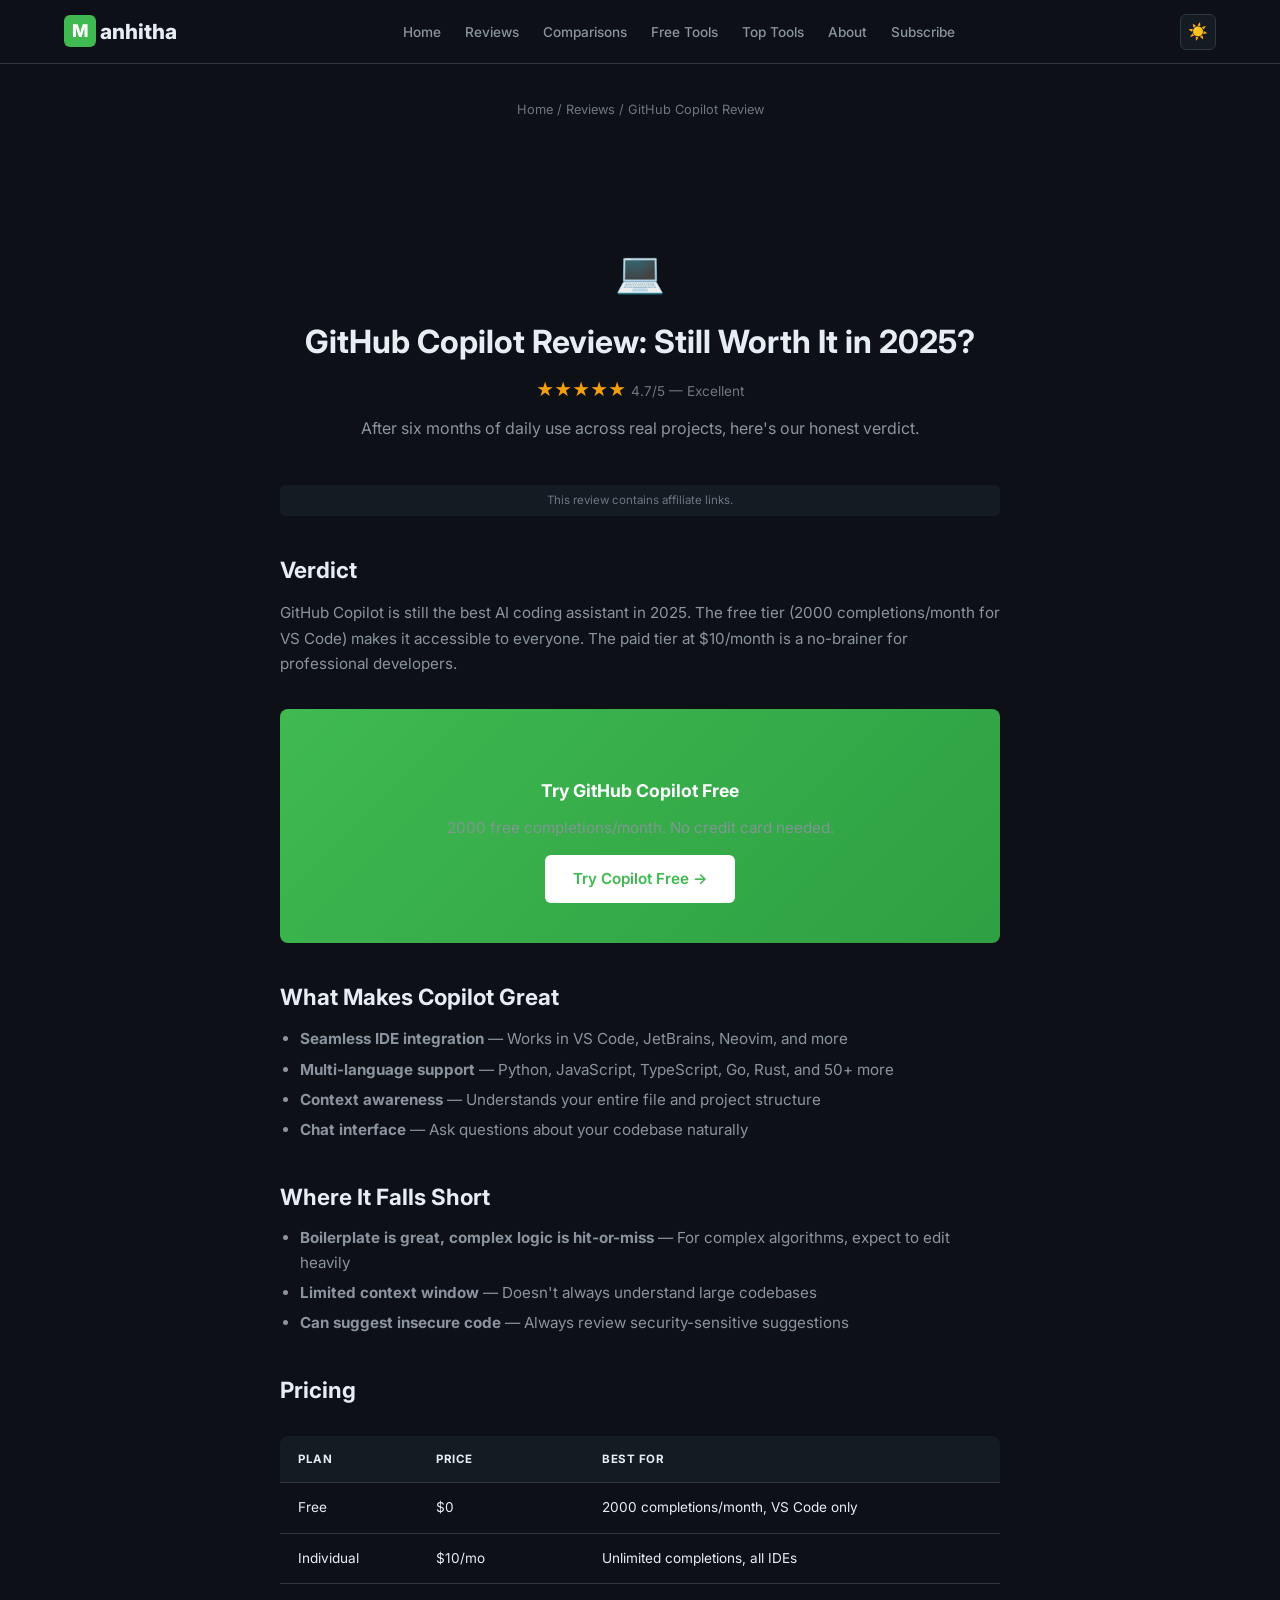
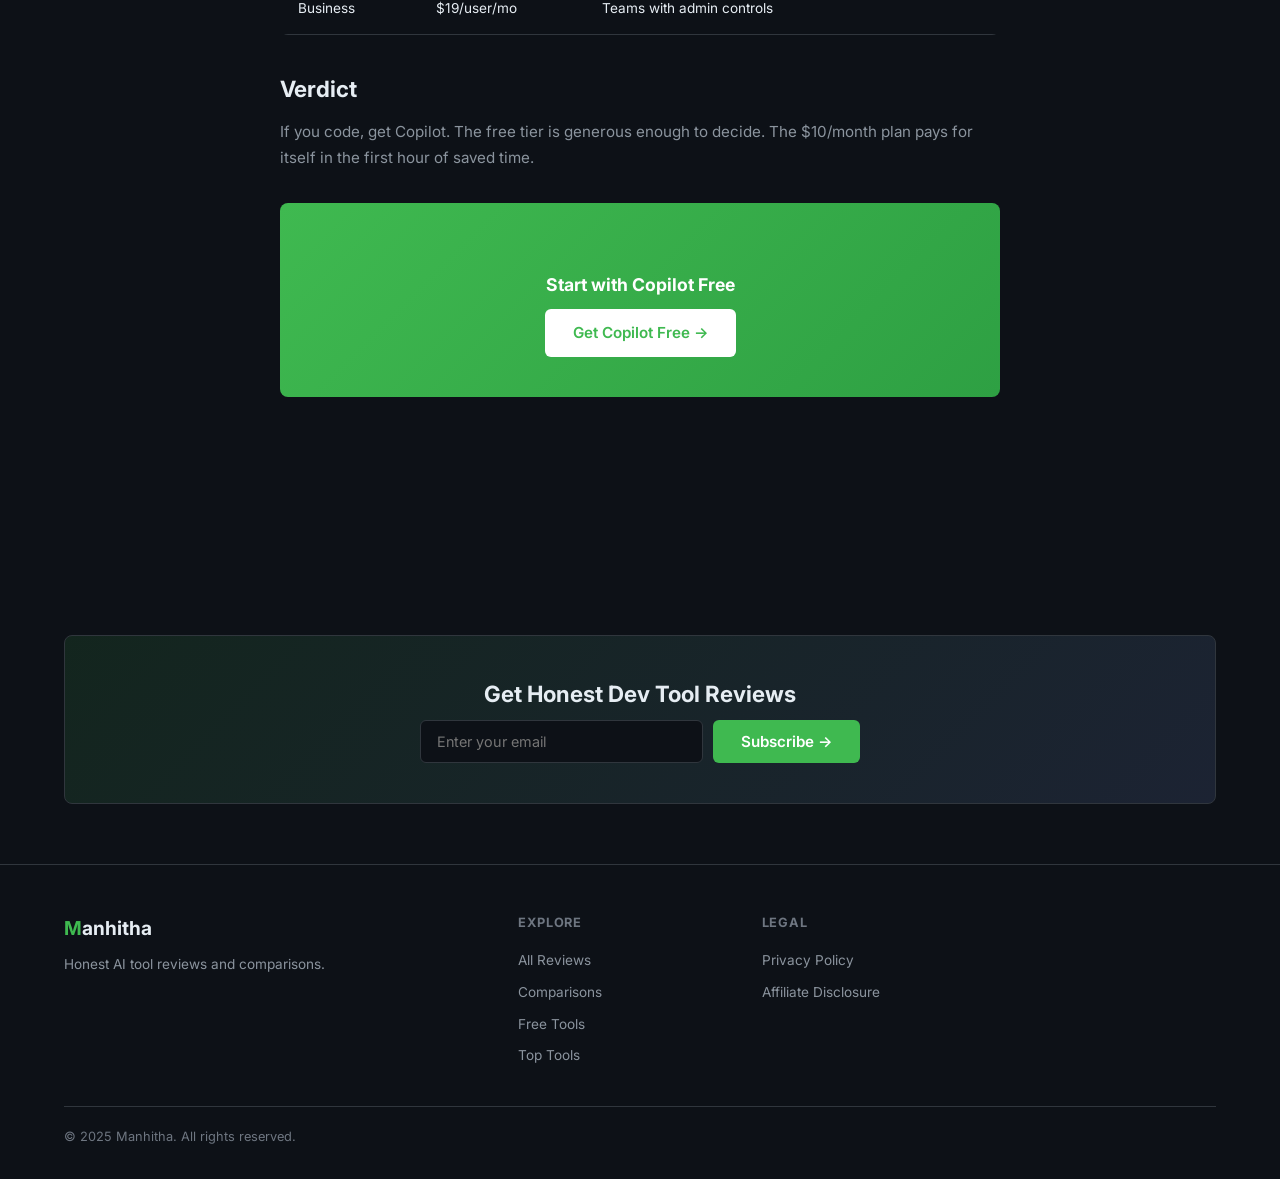
<file: reviews/github-copilot-review.html>
<!DOCTYPE html>
<html lang="en" data-theme="dark">
<head>
  <meta charset="UTF-8">
  <meta name="viewport" content="width=device-width, initial-scale=1.0">
  <title>GitHub Copilot Review 2025: Still Worth It? — Manhitha</title>
  <meta name="description" content="Six months of daily GitHub Copilot use. Honest review on strengths, weaknesses, pricing, and who should buy it in 2025.">
  <link rel="canonical" href="https://www.manhitha.co.in/reviews/github-copilot-review.html">
  <link href="https://fonts.googleapis.com/css2?family=Inter:wght@400;500;600;700;800&display=swap" rel="stylesheet">
  <link rel="stylesheet" href="/css/style.css">
  <script async src="https://pagead2.googlesyndication.com/pagead/js/adsbygoogle.js?client=ca-pub-6217999622218588" crossorigin="anonymous"></script>
</head>
<body>

<nav>
  <div class="nav-inner">
    <a href="/" class="nav-logo"><span>M</span>anhitha</a>
    <ul class="nav-links" id="nav-links">
      <li><a href="/">Home</a></li>
      <li><a href="/reviews/">Reviews</a></li>
      <li><a href="/compare/">Comparisons</a></li>
      <li><a href="/free-tools.html">Free Tools</a></li>
      <li><a href="/resources.html">Top Tools</a></li>
      <li><a href="/about.html">About</a></li>
      <li><a href="/#newsletter">Subscribe</a></li>
    </ul>
    <div style="display:flex;align-items:center">
      <button class="theme-toggle" id="theme-toggle" aria-label="Toggle theme"></button>
      <button class="menu-toggle" id="menu-toggle" aria-label="Menu"><span></span><span></span><span></span></button>
    </div>
  </div>
</nav>

<div class="breadcrumbs" style="padding-top:100px">
  <div class="container">
    <a href="/">Home</a> / <a href="/reviews/">Reviews</a> / <span>GitHub Copilot Review</span>
  </div>
</div>

<div class="review-header">
  <div class="container">
    <span class="emoji">💻</span>
    <h1>GitHub Copilot Review: Still Worth It in 2025?</h1>
    <div class="rating-stars">★★★★★ <span>4.7/5 — Excellent</span></div>
    <p style="color:var(--text-secondary);max-width:600px;margin:12px auto">After six months of daily use across real projects, here's our honest verdict.</p>
  </div>
</div>

<section style="padding-top:0">
  <div class="container">
    <div class="content" style="max-width:720px;margin:0 auto">
      <div class="aff-disclosure">This review contains affiliate links.</div>

      <h2>Verdict</h2>
      <p>GitHub Copilot is still the best AI coding assistant in 2025. The free tier (2000 completions/month for VS Code) makes it accessible to everyone. The paid tier at $10/month is a no-brainer for professional developers.</p>

      <div class="cta-box">
        <h3>Try GitHub Copilot Free</h3>
        <p>2000 free completions/month. No credit card needed.</p>
        <a href="https://github.com/features/copilot" target="_blank" rel="noopener sponsored" class="btn btn-lg">Try Copilot Free →</a>
      </div>

      <h2>What Makes Copilot Great</h2>
      <ul>
        <li><strong>Seamless IDE integration</strong> — Works in VS Code, JetBrains, Neovim, and more</li>
        <li><strong>Multi-language support</strong> — Python, JavaScript, TypeScript, Go, Rust, and 50+ more</li>
        <li><strong>Context awareness</strong> — Understands your entire file and project structure</li>
        <li><strong>Chat interface</strong> — Ask questions about your codebase naturally</li>
      </ul>

      <h2>Where It Falls Short</h2>
      <ul>
        <li><strong>Boilerplate is great, complex logic is hit-or-miss</strong> — For complex algorithms, expect to edit heavily</li>
        <li><strong>Limited context window</strong> — Doesn't always understand large codebases</li>
        <li><strong>Can suggest insecure code</strong> — Always review security-sensitive suggestions</li>
      </ul>

      <h2>Pricing</h2>
      <table class="compare-table">
        <thead>
          <tr>
            <th>Plan</th>
            <th>Price</th>
            <th>Best For</th>
          </tr>
        </thead>
        <tbody>
          <tr>
            <td>Free</td>
            <td>$0</td>
            <td>2000 completions/month, VS Code only</td>
          </tr>
          <tr>
            <td>Individual</td>
            <td>$10/mo</td>
            <td>Unlimited completions, all IDEs</td>
          </tr>
          <tr>
            <td>Business</td>
            <td>$19/user/mo</td>
            <td>Teams with admin controls</td>
          </tr>
        </tbody>
      </table>

      <h2>Verdict</h2>
      <p>If you code, get Copilot. The free tier is generous enough to decide. The $10/month plan pays for itself in the first hour of saved time.</p>

      <div class="cta-box">
        <h3>Start with Copilot Free</h3>
        <a href="https://github.com/features/copilot" target="_blank" rel="noopener sponsored" class="btn btn-lg">Get Copilot Free →</a>
      </div>
    </div>
  </div>
</section>

<div class="container"><div class="ad-container"><ins class="adsbygoogle"
     style="display:block"
     data-ad-client="ca-pub-6217999622218588"
     data-ad-slot="2328576590"
     data-ad-format="auto"
     data-full-width-responsive="true"></ins><script>(adsbygoogle = window.adsbygoogle || []).push({});</script></div></div>

<div class="container"><div class="newsletter"><h2>Get Honest Dev Tool Reviews</h2><form class="newsletter-form"><input type="email" placeholder="Enter your email" required><button type="submit" class="btn btn-primary btn-lg">Subscribe →</button></form></div></div>

<footer>
  <div class="container">
    <div class="footer-grid">
      <div class="footer-brand">
        <h3><span style="color:var(--accent)">M</span>anhitha</h3>
        <p>Honest AI tool reviews and comparisons.</p>
      </div>
      <div class="footer-col">
        <h4>Explore</h4>
        <ul>
          <li><a href="/reviews/">All Reviews</a></li>
          <li><a href="/compare/">Comparisons</a></li>
          <li><a href="/free-tools.html">Free Tools</a></li>
          <li><a href="/resources.html">Top Tools</a></li>
        </ul>
      </div>
      <div class="footer-col">
        <h4>Legal</h4>
        <ul>
          <li><a href="/privacy.html">Privacy Policy</a></li>
          <li><a href="/about.html#affiliate">Affiliate Disclosure</a></li>
        </ul>
      </div>
    </div>
    <div class="footer-bottom">
      <span>&copy; 2025 Manhitha. All rights reserved.</span>
    </div>
  </div>
</footer>

<script src="/js/main.js"></script>
</body>
</html>
</file>
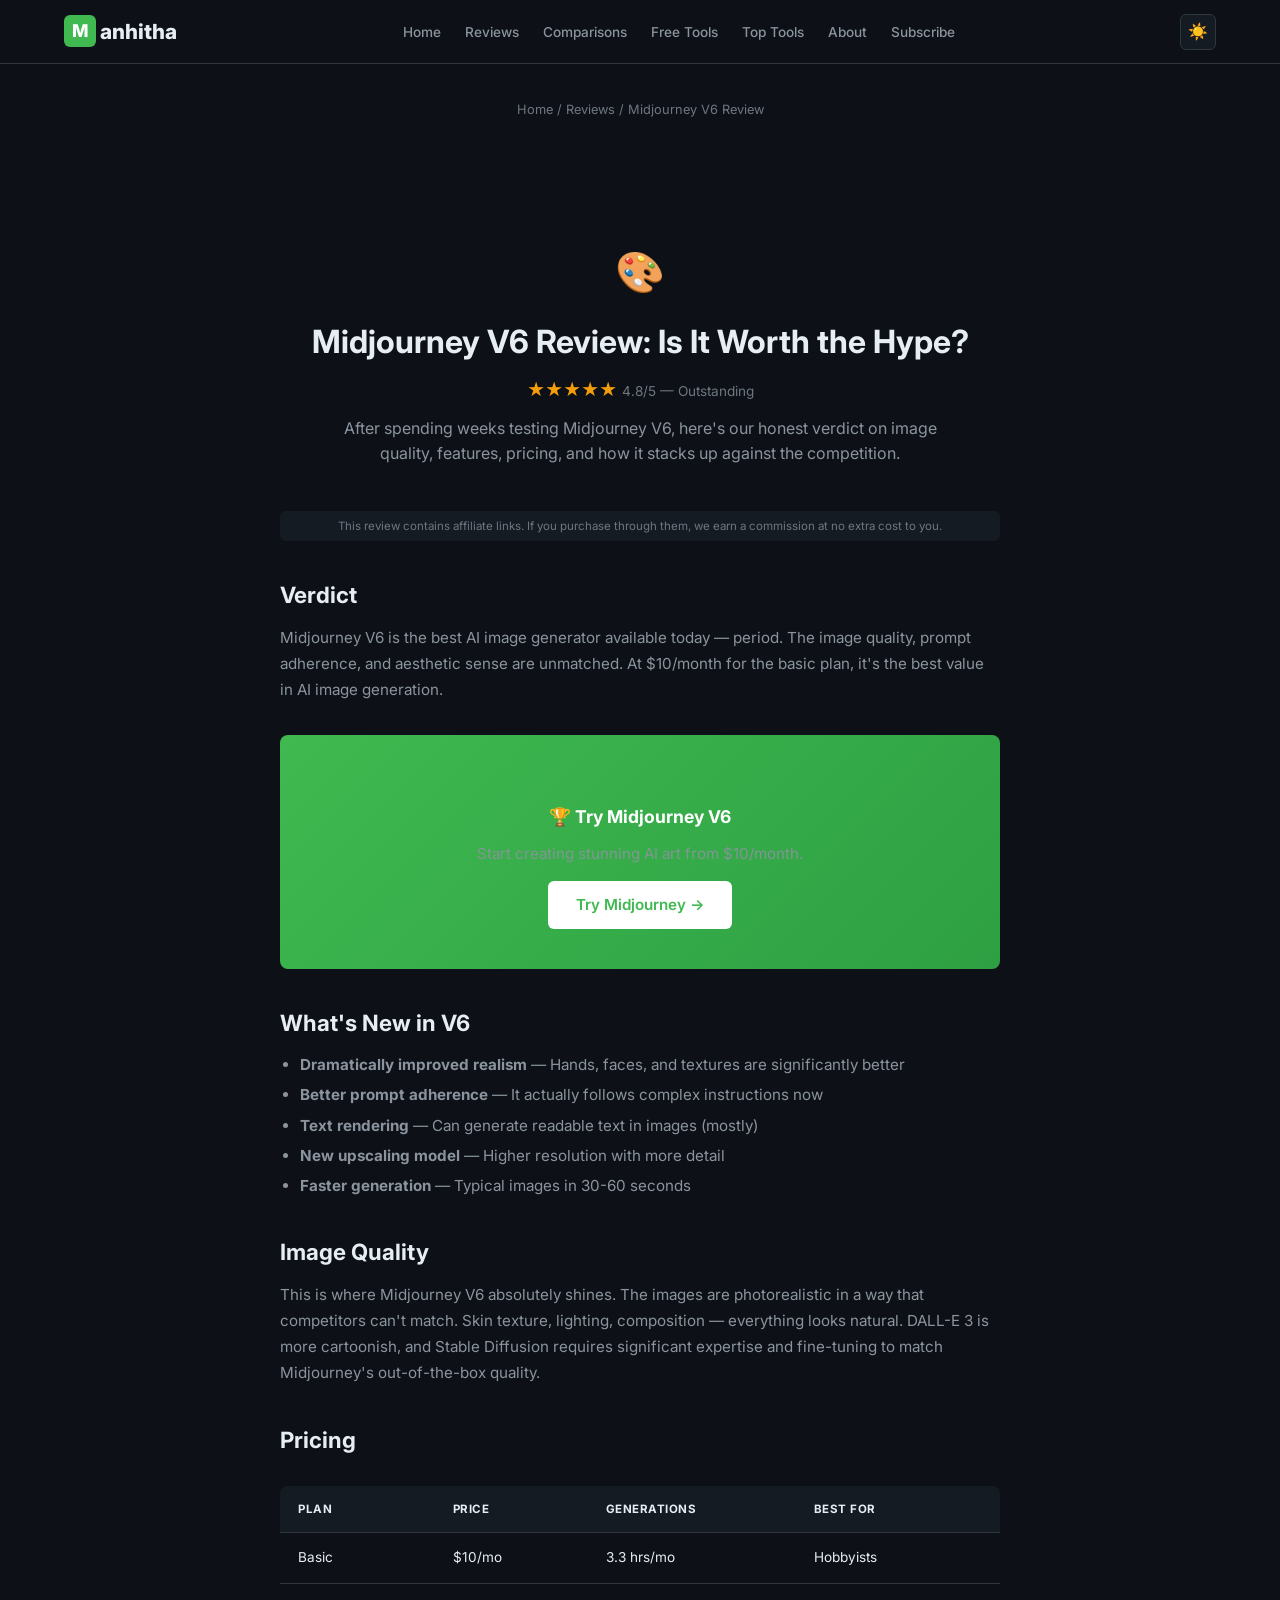
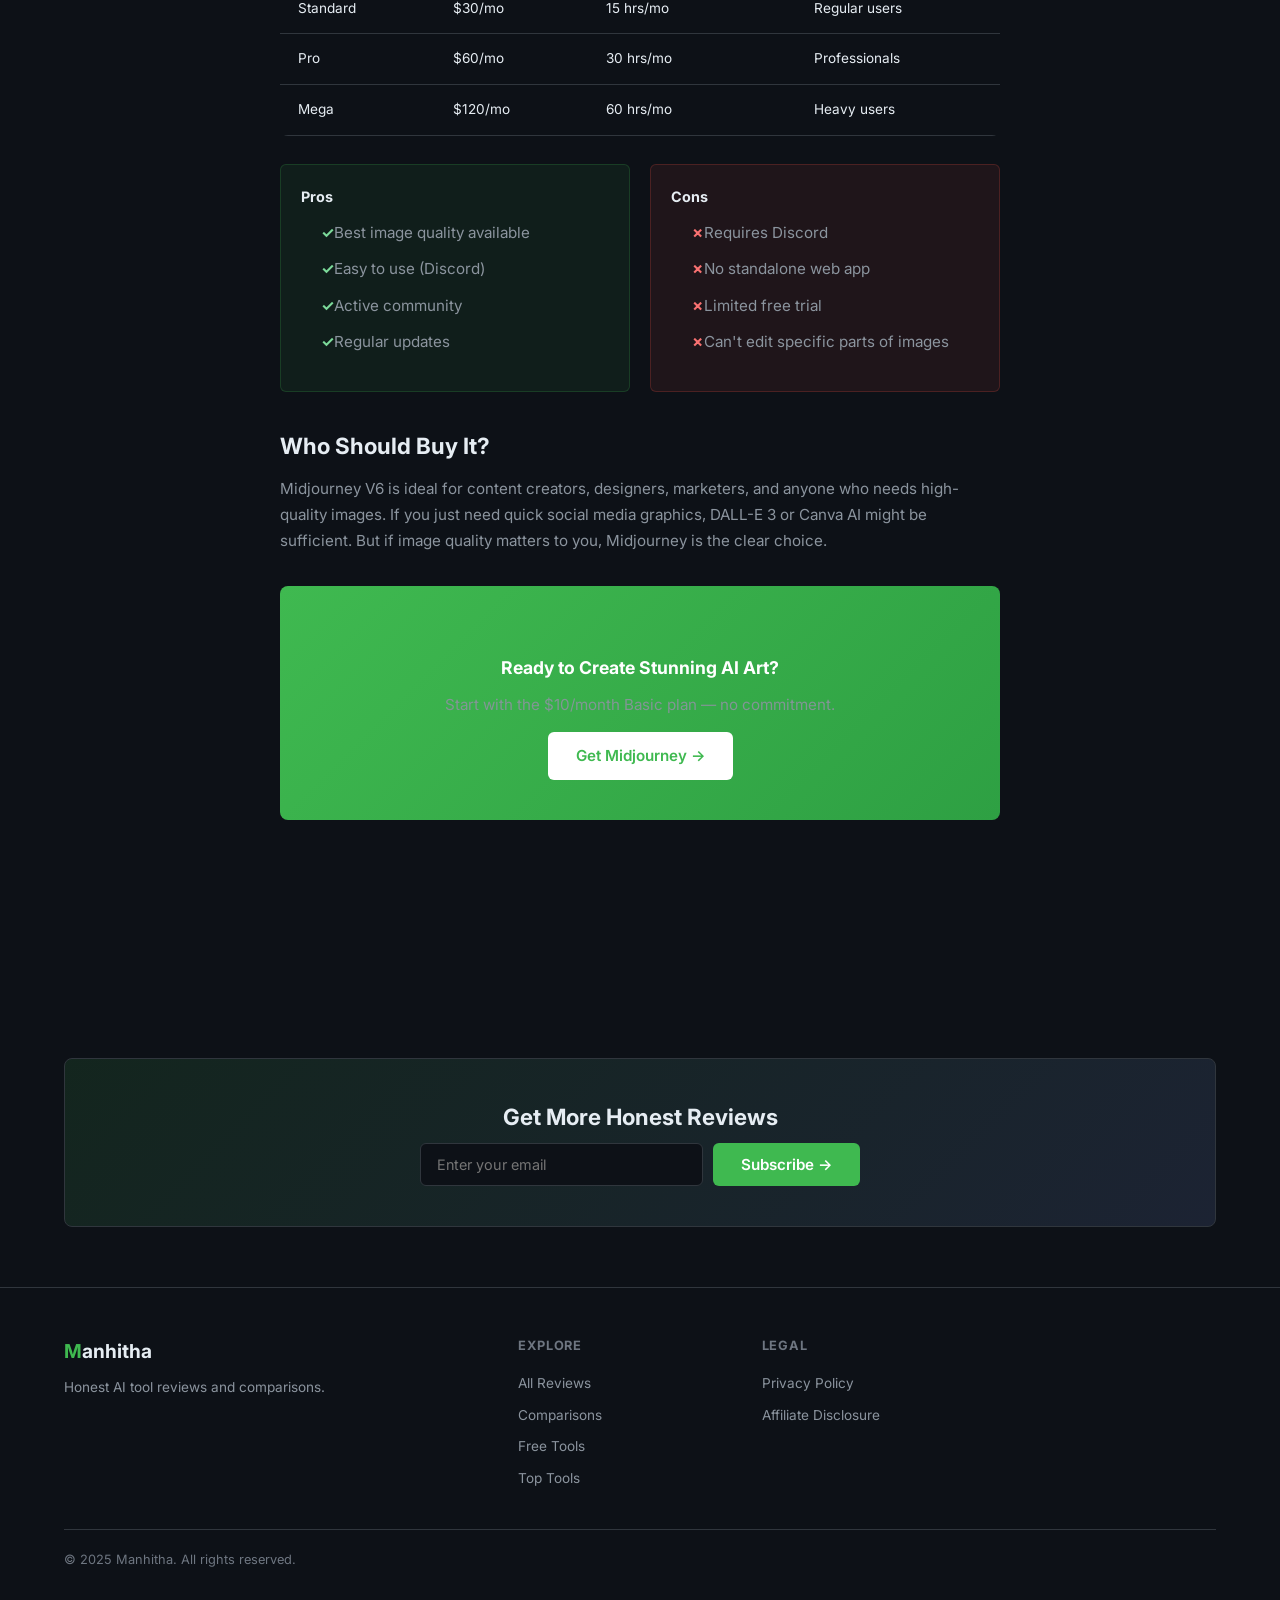
<file: reviews/midjourney-v6.html>
<!DOCTYPE html>
<html lang="en" data-theme="dark">
<head>
  <meta charset="UTF-8">
  <meta name="viewport" content="width=device-width, initial-scale=1.0">
  <title>Midjourney V6 Review 2025: Is It Worth It? — Manhitha</title>
  <meta name="description" content="Honest Midjourney V6 review after extensive testing. See how it compares on image quality, speed, pricing, and whether it's worth your money.">
  <link rel="canonical" href="https://www.manhitha.co.in/reviews/midjourney-v6.html">
  <link href="https://fonts.googleapis.com/css2?family=Inter:wght@400;500;600;700;800&display=swap" rel="stylesheet">
  <link rel="stylesheet" href="/css/style.css">
  <script async src="https://pagead2.googlesyndication.com/pagead/js/adsbygoogle.js?client=ca-pub-6217999622218588" crossorigin="anonymous"></script>
</head>
<body>

<nav>
  <div class="nav-inner">
    <a href="/" class="nav-logo"><span>M</span>anhitha</a>
    <ul class="nav-links" id="nav-links">
      <li><a href="/">Home</a></li>
      <li><a href="/reviews/">Reviews</a></li>
      <li><a href="/compare/">Comparisons</a></li>
      <li><a href="/free-tools.html">Free Tools</a></li>
      <li><a href="/resources.html">Top Tools</a></li>
      <li><a href="/about.html">About</a></li>
      <li><a href="/#newsletter">Subscribe</a></li>
    </ul>
    <div style="display:flex;align-items:center">
      <button class="theme-toggle" id="theme-toggle" aria-label="Toggle theme"></button>
      <button class="menu-toggle" id="menu-toggle" aria-label="Menu"><span></span><span></span><span></span></button>
    </div>
  </div>
</nav>

<div class="breadcrumbs" style="padding-top:100px">
  <div class="container">
    <a href="/">Home</a> / <a href="/reviews/">Reviews</a> / <span>Midjourney V6 Review</span>
  </div>
</div>

<div class="review-header">
  <div class="container">
    <span class="emoji">🎨</span>
    <h1>Midjourney V6 Review: Is It Worth the Hype?</h1>
    <div class="rating-stars">★★★★★ <span>4.8/5 — Outstanding</span></div>
    <p style="color:var(--text-secondary);max-width:600px;margin:12px auto">After spending weeks testing Midjourney V6, here's our honest verdict on image quality, features, pricing, and how it stacks up against the competition.</p>
  </div>
</div>

<section style="padding-top:0">
  <div class="container">
    <div class="content" style="max-width:720px;margin:0 auto">
      <div class="aff-disclosure">
        This review contains affiliate links. If you purchase through them, we earn a commission at no extra cost to you.
      </div>

      <h2>Verdict</h2>
      <p>Midjourney V6 is the best AI image generator available today — period. The image quality, prompt adherence, and aesthetic sense are unmatched. At $10/month for the basic plan, it's the best value in AI image generation.</p>

      <div class="cta-box">
        <h3>🏆 Try Midjourney V6</h3>
        <p>Start creating stunning AI art from $10/month.</p>
        <a href="https://midjourney.com" target="_blank" rel="noopener sponsored" class="btn btn-lg">Try Midjourney →</a>
      </div>

      <h2>What's New in V6</h2>
      <ul>
        <li><strong>Dramatically improved realism</strong> — Hands, faces, and textures are significantly better</li>
        <li><strong>Better prompt adherence</strong> — It actually follows complex instructions now</li>
        <li><strong>Text rendering</strong> — Can generate readable text in images (mostly)</li>
        <li><strong>New upscaling model</strong> — Higher resolution with more detail</li>
        <li><strong>Faster generation</strong> — Typical images in 30-60 seconds</li>
      </ul>

      <h2>Image Quality</h2>
      <p>This is where Midjourney V6 absolutely shines. The images are photorealistic in a way that competitors can't match. Skin texture, lighting, composition — everything looks natural. DALL-E 3 is more cartoonish, and Stable Diffusion requires significant expertise and fine-tuning to match Midjourney's out-of-the-box quality.</p>

      <h2>Pricing</h2>
      <table class="compare-table">
        <thead>
          <tr>
            <th>Plan</th>
            <th>Price</th>
            <th>Generations</th>
            <th>Best For</th>
          </tr>
        </thead>
        <tbody>
          <tr>
            <td>Basic</td>
            <td>$10/mo</td>
            <td>3.3 hrs/mo</td>
            <td>Hobbyists</td>
          </tr>
          <tr>
            <td>Standard</td>
            <td>$30/mo</td>
            <td>15 hrs/mo</td>
            <td>Regular users</td>
          </tr>
          <tr>
            <td>Pro</td>
            <td>$60/mo</td>
            <td>30 hrs/mo</td>
            <td>Professionals</td>
          </tr>
          <tr>
            <td>Mega</td>
            <td>$120/mo</td>
            <td>60 hrs/mo</td>
            <td>Heavy users</td>
          </tr>
        </tbody>
      </table>

      <div class="pros-cons">
        <div class="pros">
          <h4>Pros</h4>
          <ul>
            <li>Best image quality available</li>
            <li>Easy to use (Discord)</li>
            <li>Active community</li>
            <li>Regular updates</li>
          </ul>
        </div>
        <div class="cons">
          <h4>Cons</h4>
          <ul>
            <li>Requires Discord</li>
            <li>No standalone web app</li>
            <li>Limited free trial</li>
            <li>Can't edit specific parts of images</li>
          </ul>
        </div>
      </div>

      <h2>Who Should Buy It?</h2>
      <p>Midjourney V6 is ideal for content creators, designers, marketers, and anyone who needs high-quality images. If you just need quick social media graphics, DALL-E 3 or Canva AI might be sufficient. But if image quality matters to you, Midjourney is the clear choice.</p>

      <div class="cta-box">
        <h3>Ready to Create Stunning AI Art?</h3>
        <p>Start with the $10/month Basic plan — no commitment.</p>
        <a href="https://midjourney.com" target="_blank" rel="noopener sponsored" class="btn btn-lg">Get Midjourney →</a>
      </div>
    </div>
  </div>
</section>

<div class="container">
  <div class="ad-container">
    <ins class="adsbygoogle"
     style="display:block"
     data-ad-client="ca-pub-6217999622218588"
     data-ad-slot="2328576590"
     data-ad-format="auto"
     data-full-width-responsive="true"></ins>
    <script>(adsbygoogle = window.adsbygoogle || []).push({});</script>
  </div>
</div>

<div class="container">
  <div class="newsletter">
    <h2>Get More Honest Reviews</h2>
    <form class="newsletter-form">
      <input type="email" placeholder="Enter your email" required>
      <button type="submit" class="btn btn-primary btn-lg">Subscribe →</button>
    </form>
  </div>
</div>

<footer>
  <div class="container">
    <div class="footer-grid">
      <div class="footer-brand">
        <h3><span style="color:var(--accent)">M</span>anhitha</h3>
        <p>Honest AI tool reviews and comparisons.</p>
      </div>
      <div class="footer-col">
        <h4>Explore</h4>
        <ul>
          <li><a href="/reviews/">All Reviews</a></li>
          <li><a href="/compare/">Comparisons</a></li>
          <li><a href="/free-tools.html">Free Tools</a></li>
          <li><a href="/resources.html">Top Tools</a></li>
        </ul>
      </div>
      <div class="footer-col">
        <h4>Legal</h4>
        <ul>
          <li><a href="/privacy.html">Privacy Policy</a></li>
          <li><a href="/about.html#affiliate">Affiliate Disclosure</a></li>
        </ul>
      </div>
    </div>
    <div class="footer-bottom">
      <span>&copy; 2025 Manhitha. All rights reserved.</span>
    </div>
  </div>
</footer>

<script src="/js/main.js"></script>
</body>
</html>
</file>
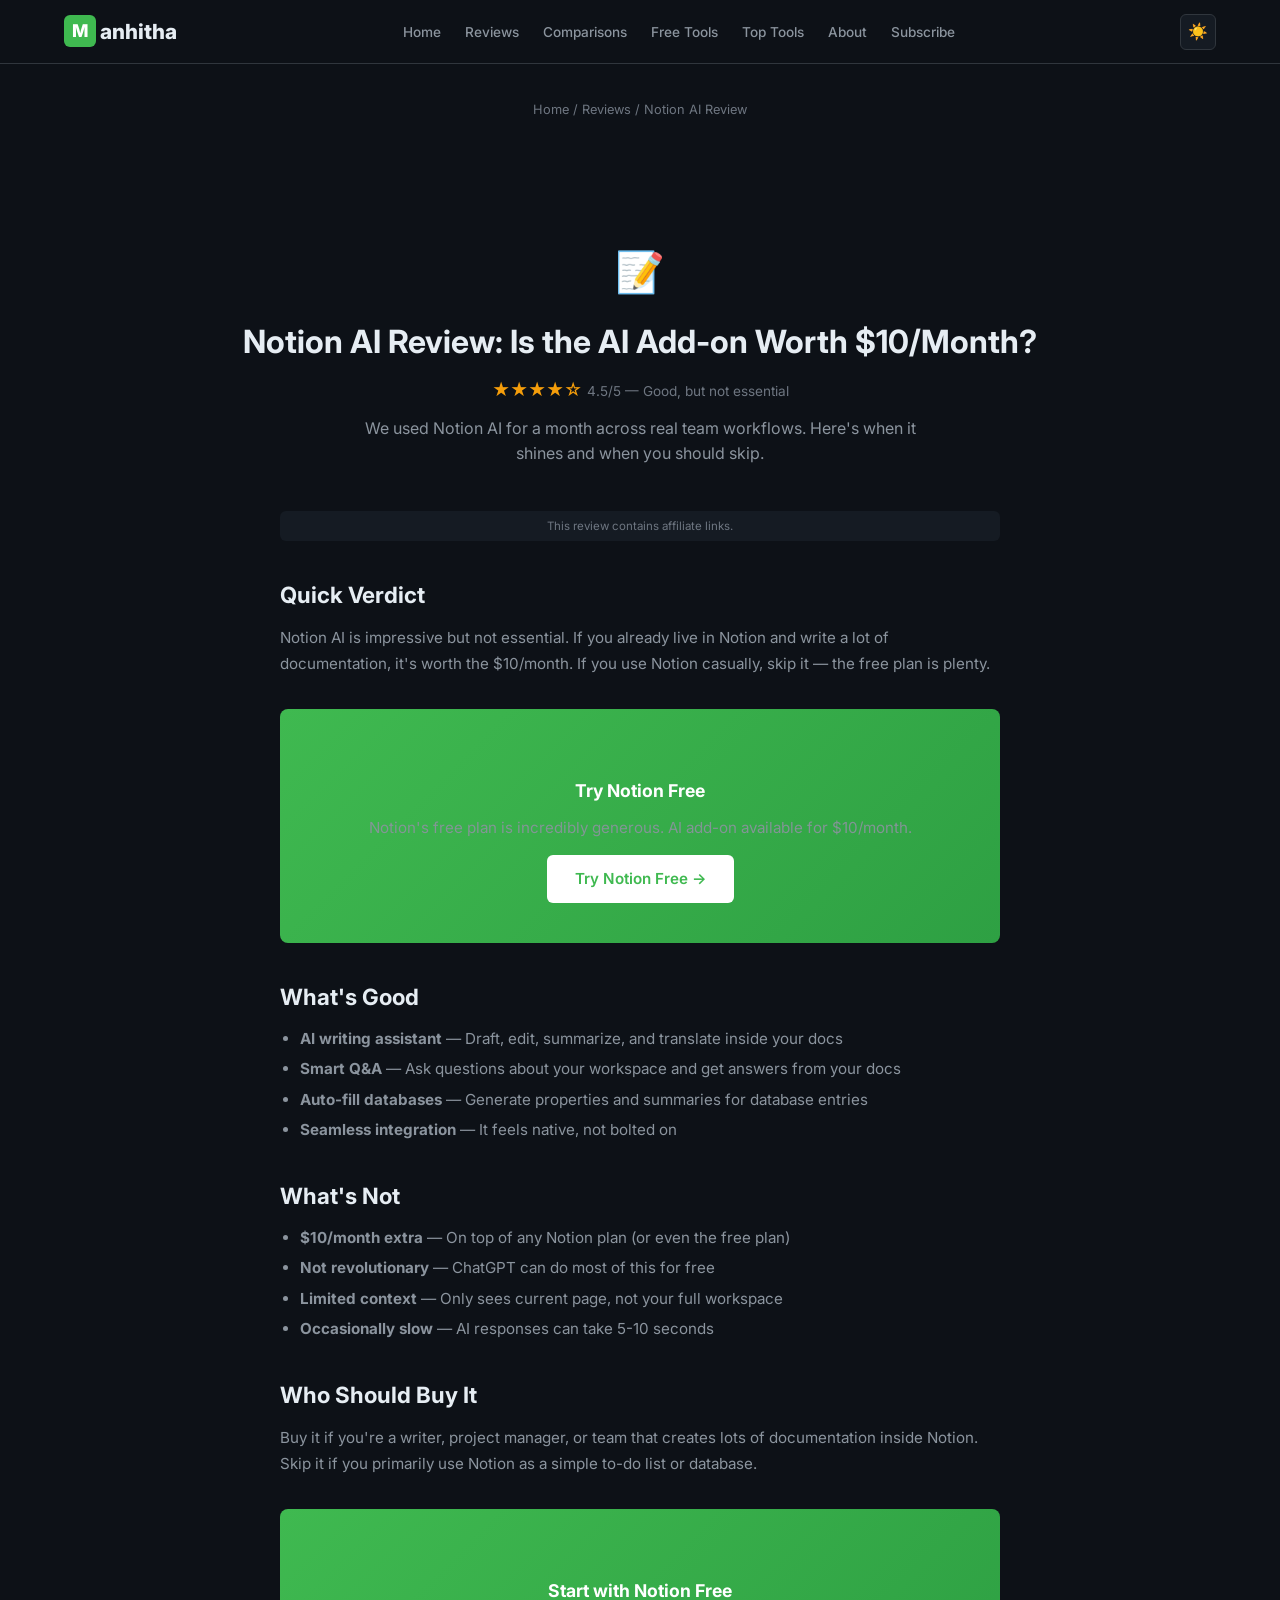
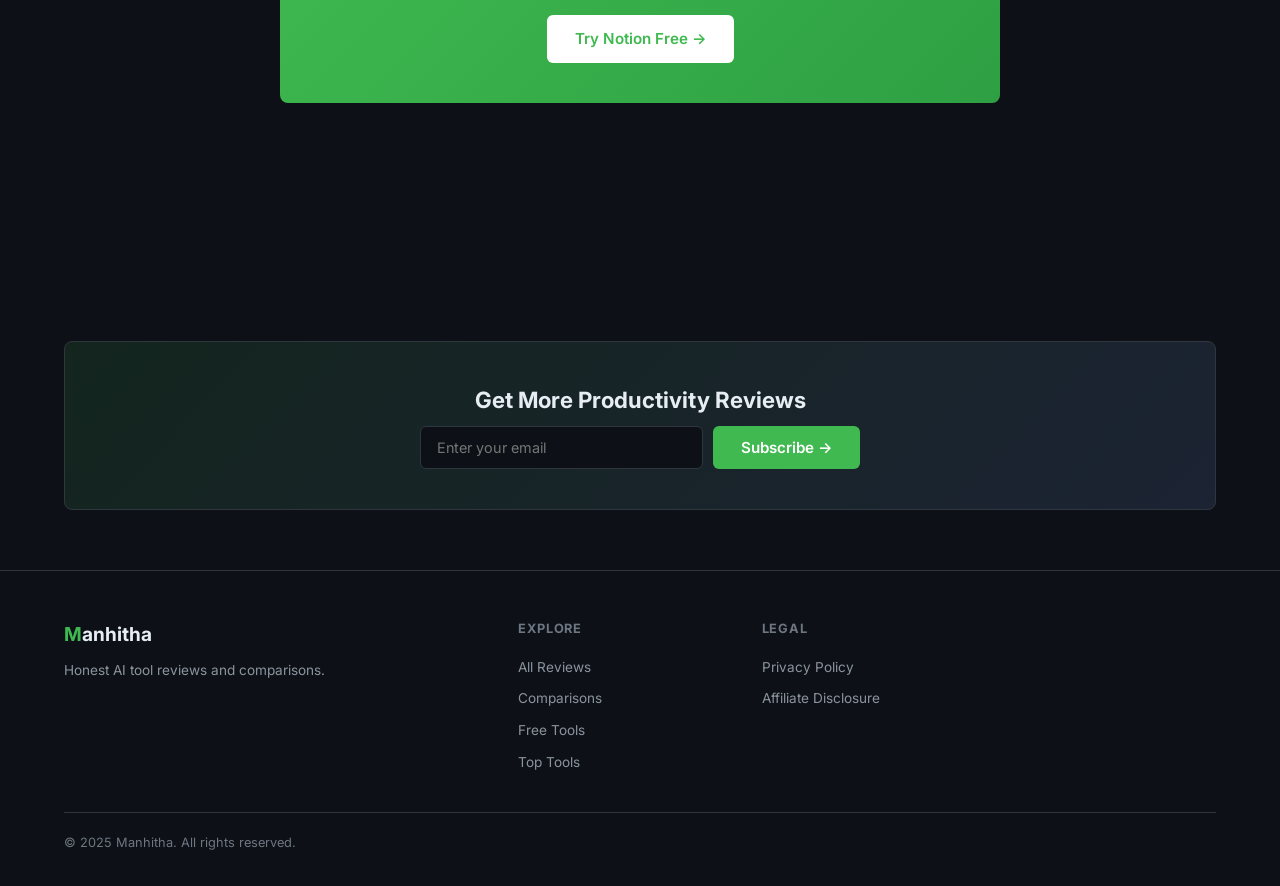
<file: reviews/notion-ai-review.html>
<!DOCTYPE html>
<html lang="en" data-theme="dark">
<head>
  <meta charset="UTF-8">
  <meta name="viewport" content="width=device-width, initial-scale=1.0">
  <title>Notion AI Review 2025: Is the AI Add-on Worth It? — Manhitha</title>
  <meta name="description" content="Notion AI reviewed after a month of heavy use. Does the $10/month AI add-on actually improve productivity? Honest pros, cons, and verdict.">
  <link rel="canonical" href="https://www.manhitha.co.in/reviews/notion-ai-review.html">
  <link href="https://fonts.googleapis.com/css2?family=Inter:wght@400;500;600;700;800&display=swap" rel="stylesheet">
  <link rel="stylesheet" href="/css/style.css">
  <script async src="https://pagead2.googlesyndication.com/pagead/js/adsbygoogle.js?client=ca-pub-6217999622218588" crossorigin="anonymous"></script>
</head>
<body>

<nav>
  <div class="nav-inner">
    <a href="/" class="nav-logo"><span>M</span>anhitha</a>
    <ul class="nav-links" id="nav-links">
      <li><a href="/">Home</a></li>
      <li><a href="/reviews/">Reviews</a></li>
      <li><a href="/compare/">Comparisons</a></li>
      <li><a href="/free-tools.html">Free Tools</a></li>
      <li><a href="/resources.html">Top Tools</a></li>
      <li><a href="/about.html">About</a></li>
      <li><a href="/#newsletter">Subscribe</a></li>
    </ul>
    <div style="display:flex;align-items:center">
      <button class="theme-toggle" id="theme-toggle" aria-label="Toggle theme"></button>
      <button class="menu-toggle" id="menu-toggle" aria-label="Menu"><span></span><span></span><span></span></button>
    </div>
  </div>
</nav>

<div class="breadcrumbs" style="padding-top:100px">
  <div class="container">
    <a href="/">Home</a> / <a href="/reviews/">Reviews</a> / <span>Notion AI Review</span>
  </div>
</div>

<div class="review-header">
  <div class="container">
    <span class="emoji">📝</span>
    <h1>Notion AI Review: Is the AI Add-on Worth $10/Month?</h1>
    <div class="rating-stars">★★★★☆ <span>4.5/5 — Good, but not essential</span></div>
    <p style="color:var(--text-secondary);max-width:600px;margin:12px auto">We used Notion AI for a month across real team workflows. Here's when it shines and when you should skip.</p>
  </div>
</div>

<section style="padding-top:0">
  <div class="container">
    <div class="content" style="max-width:720px;margin:0 auto">
      <div class="aff-disclosure">This review contains affiliate links.</div>

      <h2>Quick Verdict</h2>
      <p>Notion AI is impressive but not essential. If you already live in Notion and write a lot of documentation, it's worth the $10/month. If you use Notion casually, skip it — the free plan is plenty.</p>

      <div class="cta-box">
        <h3>Try Notion Free</h3>
        <p>Notion's free plan is incredibly generous. AI add-on available for $10/month.</p>
        <a href="https://notion.so" target="_blank" rel="noopener sponsored" class="btn btn-lg">Try Notion Free →</a>
      </div>

      <h2>What's Good</h2>
      <ul>
        <li><strong>AI writing assistant</strong> — Draft, edit, summarize, and translate inside your docs</li>
        <li><strong>Smart Q&A</strong> — Ask questions about your workspace and get answers from your docs</li>
        <li><strong>Auto-fill databases</strong> — Generate properties and summaries for database entries</li>
        <li><strong>Seamless integration</strong> — It feels native, not bolted on</li>
      </ul>

      <h2>What's Not</h2>
      <ul>
        <li><strong>$10/month extra</strong> — On top of any Notion plan (or even the free plan)</li>
        <li><strong>Not revolutionary</strong> — ChatGPT can do most of this for free</li>
        <li><strong>Limited context</strong> — Only sees current page, not your full workspace</li>
        <li><strong>Occasionally slow</strong> — AI responses can take 5-10 seconds</li>
      </ul>

      <h2>Who Should Buy It</h2>
      <p>Buy it if you're a writer, project manager, or team that creates lots of documentation inside Notion. Skip it if you primarily use Notion as a simple to-do list or database.</p>

      <div class="cta-box">
        <h3>Start with Notion Free</h3>
        <a href="https://notion.so" target="_blank" rel="noopener sponsored" class="btn btn-lg">Try Notion Free →</a>
      </div>
    </div>
  </div>
</section>

<div class="container"><div class="ad-container"><ins class="adsbygoogle"
     style="display:block"
     data-ad-client="ca-pub-6217999622218588"
     data-ad-slot="2328576590"
     data-ad-format="auto"
     data-full-width-responsive="true"></ins><script>(adsbygoogle = window.adsbygoogle || []).push({});</script></div></div>

<div class="container"><div class="newsletter"><h2>Get More Productivity Reviews</h2><form class="newsletter-form"><input type="email" placeholder="Enter your email" required><button type="submit" class="btn btn-primary btn-lg">Subscribe →</button></form></div></div>

<footer>
  <div class="container">
    <div class="footer-grid">
      <div class="footer-brand">
        <h3><span style="color:var(--accent)">M</span>anhitha</h3>
        <p>Honest AI tool reviews and comparisons.</p>
      </div>
      <div class="footer-col">
        <h4>Explore</h4>
        <ul>
          <li><a href="/reviews/">All Reviews</a></li>
          <li><a href="/compare/">Comparisons</a></li>
          <li><a href="/free-tools.html">Free Tools</a></li>
          <li><a href="/resources.html">Top Tools</a></li>
        </ul>
      </div>
      <div class="footer-col">
        <h4>Legal</h4>
        <ul>
          <li><a href="/privacy.html">Privacy Policy</a></li>
          <li><a href="/about.html#affiliate">Affiliate Disclosure</a></li>
        </ul>
      </div>
    </div>
    <div class="footer-bottom">
      <span>&copy; 2025 Manhitha. All rights reserved.</span>
    </div>
  </div>
</footer>

<script src="/js/main.js"></script>
</body>
</html>
</file>
<file: css/style.css>
:root {
  --bg: #0d1117;
  --bg-secondary: #151b23;
  --bg-card: #1c2333;
  --text: #e6edf3;
  --text-secondary: #8b949e;
  --text-muted: #6e7681;
  --accent: #3fb950;
  --accent-hover: #4cd463;
  --accent-light: rgba(63, 185, 80, 0.12);
  --border: #30363d;
  --shadow: 0 1px 3px rgba(0,0,0,0.3);
  --shadow-hover: 0 4px 12px rgba(0,0,0,0.4);
  --radius: 8px;
  --radius-sm: 6px;
  --transition: 0.2s ease;
  --font: 'Inter', -apple-system, BlinkMacSystemFont, 'Segoe UI', sans-serif;
  --max-width: 1200px;
  --nav-height: 64px;
  --header-bg: #0d1117;
}

[data-theme="light"] {
  --bg: #ffffff;
  --bg-secondary: #f6f8fa;
  --bg-card: #ffffff;
  --text: #1f2328;
  --text-secondary: #656d76;
  --text-muted: #8c8f94;
  --accent: #2da44e;
  --accent-hover: #218838;
  --accent-light: rgba(45, 164, 78, 0.08);
  --border: #d0d7de;
  --shadow: 0 1px 3px rgba(0,0,0,0.08);
  --shadow-hover: 0 4px 12px rgba(0,0,0,0.12);
  --header-bg: #ffffff;
}

*, *::before, *::after { box-sizing: border-box; margin: 0; padding: 0; }

html { scroll-behavior: smooth; }

body {
  font-family: var(--font);
  background: var(--bg);
  color: var(--text);
  line-height: 1.6;
  -webkit-font-smoothing: antialiased;
  transition: background var(--transition), color var(--transition);
}

a { color: var(--accent); text-decoration: none; transition: color var(--transition); }
a:hover { color: var(--accent-hover); }

img { max-width: 100%; height: auto; }
.container { max-width: var(--max-width); margin: 0 auto; padding: 0 24px; }

nav {
  position: fixed; top: 0; left: 0; right: 0;
  height: var(--nav-height);
  background: var(--header-bg);
  border-bottom: 1px solid var(--border);
  z-index: 1000;
  transition: background var(--transition), border-color var(--transition);
}
.nav-inner {
  max-width: var(--max-width); margin: 0 auto; padding: 0 24px;
  display: flex; align-items: center; justify-content: space-between;
  height: 100%;
}
.nav-logo {
  font-size: 1.3rem; font-weight: 800; color: var(--text);
  display: flex; align-items: center; gap: 4px;
}
.nav-logo span {
  background: var(--accent);
  color: #fff;
  width: 32px; height: 32px;
  display: inline-flex; align-items: center; justify-content: center;
  border-radius: 6px;
  font-size: 1.1rem;
}
.nav-links { display: flex; align-items: center; gap: 24px; list-style: none; }
.nav-links a {
  color: var(--text-secondary); font-size: 0.85rem; font-weight: 500;
  transition: color var(--transition); padding: 4px 0;
  position: relative;
}
.nav-links a:hover { color: var(--text); }
.nav-links .nav-cta a {
  background: var(--accent); color: #fff; padding: 8px 18px;
  border-radius: var(--radius-sm); font-weight: 600;
}
.nav-links .nav-cta a:hover { background: var(--accent-hover); color: #fff; }

.theme-toggle {
  background: var(--bg-secondary); border: 1px solid var(--border); border-radius: 6px;
  width: 36px; height: 36px; cursor: pointer;
  display: flex; align-items: center; justify-content: center;
  font-size: 1rem; transition: all var(--transition);
  color: var(--text-muted);
}
.theme-toggle:hover { border-color: var(--accent); color: var(--accent); background: var(--accent-light); }

.menu-toggle { display: none; background: none; border: none; cursor: pointer; padding: 8px; }
.menu-toggle span {
  display: block; width: 22px; height: 2px; background: var(--text);
  margin: 5px 0; transition: var(--transition); border-radius: 2px;
}

.search-bar {
  max-width: 560px; margin: 0 auto; position: relative;
}
.search-bar input {
  width: 100%; padding: 14px 20px 14px 48px;
  border-radius: var(--radius); border: 1px solid var(--border);
  background: var(--bg-card); color: var(--text);
  font-size: 0.95rem; font-family: var(--font);
  transition: border-color var(--transition), box-shadow var(--transition);
}
.search-bar input:focus { outline: none; border-color: var(--accent); box-shadow: 0 0 0 3px var(--accent-light); }
.search-bar .search-icon {
  position: absolute; left: 16px; top: 50%; transform: translateY(-50%);
  color: var(--text-muted); font-size: 1.1rem;
}

.btn {
  display: inline-flex; align-items: center; gap: 8px;
  padding: 10px 24px; border-radius: var(--radius-sm);
  font-weight: 600; font-size: 0.85rem; cursor: pointer;
  transition: all var(--transition); border: none; font-family: var(--font);
}
.btn-primary { background: var(--accent); color: #fff; }
.btn-primary:hover { background: var(--accent-hover); transform: translateY(-1px); box-shadow: 0 4px 12px rgba(63, 185, 80, 0.3); }
[data-theme="light"] .btn-primary:hover { box-shadow: 0 4px 12px rgba(45, 164, 78, 0.25); }
.btn-secondary { background: var(--bg-card); color: var(--text); border: 1px solid var(--border); }
.btn-secondary:hover { border-color: var(--accent); color: var(--accent); }
.btn-outline { background: transparent; color: var(--accent); border: 1px solid var(--accent); }
.btn-outline:hover { background: var(--accent); color: #fff; }
.btn-sm { padding: 6px 14px; font-size: 0.8rem; }
.btn-lg { padding: 12px 28px; font-size: 0.95rem; }

.hero {
  padding: 100px 0 60px; text-align: center;
  background: var(--header-bg);
  border-bottom: 1px solid var(--border);
}
.hero h1 {
  font-size: 2.6rem; font-weight: 800; line-height: 1.2;
  margin-bottom: 12px;
}
.hero h1 span { color: var(--accent); }
.hero p {
  font-size: 1.05rem; color: var(--text-secondary);
  max-width: 560px; margin: 0 auto 28px; line-height: 1.6;
}

section { padding: 60px 0; }
.section-header {
  display: flex; justify-content: space-between; align-items: center;
  margin-bottom: 24px;
}
.section-header h2 {
  font-size: 1.4rem; font-weight: 700;
}
.section-header a {
  font-size: 0.85rem; color: var(--accent); font-weight: 500;
  display: inline-flex; align-items: center; gap: 4px;
}

.category-pills {
  display: flex; gap: 10px; flex-wrap: wrap; justify-content: center;
  margin: 24px 0;
}
.category-pill {
  display: inline-flex; align-items: center; gap: 6px;
  padding: 8px 20px; border-radius: var(--radius);
  background: var(--bg-card); border: 1px solid var(--border);
  color: var(--text-secondary); font-size: 0.85rem; font-weight: 500;
  transition: all var(--transition); cursor: pointer;
}
.category-pill:hover {
  border-color: var(--accent); color: var(--accent);
  background: var(--accent-light);
}
.category-pill .icon { font-size: 1.1rem; }

.tools-grid {
  display: grid; grid-template-columns: repeat(auto-fill, minmax(320px, 1fr));
  gap: 20px;
}
.tool-card {
  background: var(--bg-card); border-radius: var(--radius);
  border: 1px solid var(--border); padding: 24px;
  transition: all var(--transition);
  position: relative;
}
.tool-card:hover {
  border-color: var(--accent);
  box-shadow: var(--shadow-hover);
  transform: translateY(-2px);
}
.tool-card .badge {
  display: inline-block; padding: 3px 10px; border-radius: 12px;
  font-size: 0.7rem; font-weight: 600; margin-bottom: 10px;
}
.badge-free { background: rgba(63, 185, 80, 0.15); color: #7cda9a; }
.badge-paid { background: rgba(56, 139, 253, 0.15); color: #7cacf0; }
.badge-freemium { background: rgba(217, 165, 46, 0.15); color: #daac7c; }
[data-theme="light"] .badge-free { background: #d4edda; color: #155724; }
[data-theme="light"] .badge-paid { background: #cce5ff; color: #004085; }
[data-theme="light"] .badge-freemium { background: #fff3cd; color: #856404; }

.tool-card h3 { font-size: 1.1rem; margin-bottom: 6px; }
.tool-card .rating { color: #f59e0b; font-size: 0.85rem; margin-bottom: 8px; }
.tool-card p { color: var(--text-secondary); font-size: 0.85rem; margin-bottom: 14px; line-height: 1.5; }
.tool-card .tool-footer, .tool-card .tool-meta {
  display: flex; justify-content: space-between; align-items: center;
  padding-top: 12px; border-top: 1px solid var(--border);
}
.tool-card .tool-footer span, .tool-card .tool-meta span { font-size: 0.78rem; color: var(--text-muted); }
.tool-card .affiliate-badge {
  position: absolute; top: 10px; right: 10px;
  font-size: 0.6rem; background: var(--accent-light); color: var(--accent);
  padding: 2px 8px; border-radius: 10px; font-weight: 600;
}

.articles-grid {
  display: grid; grid-template-columns: repeat(auto-fill, minmax(300px, 1fr)); gap: 20px;
}
.article-card {
  background: var(--bg-card); border: 1px solid var(--border);
  border-radius: var(--radius); overflow: hidden;
  transition: all var(--transition);
}
.article-card:hover { border-color: var(--accent); box-shadow: var(--shadow-hover); transform: translateY(-2px); }
.article-card .body, .article-card .article-body { padding: 20px; }
.article-card .tag {
  display: inline-block; padding: 3px 10px; border-radius: 10px;
  font-size: 0.68rem; font-weight: 600; background: var(--accent-light); color: var(--accent);
  margin-bottom: 8px;
}
.article-card h3 { font-size: 1rem; margin-bottom: 8px; line-height: 1.4; }
.article-card h3 a { color: var(--text); }
.article-card h3 a:hover { color: var(--accent); }
.article-card p { color: var(--text-secondary); font-size: 0.85rem; line-height: 1.5; }
.article-card .meta {
  display: flex; gap: 14px; padding: 12px 20px;
  border-top: 1px solid var(--border); font-size: 0.78rem; color: var(--text-muted);
}

.newsletter-box, .newsletter {
  background: linear-gradient(135deg, var(--accent-light), var(--bg-card));
  border: 1px solid var(--border); border-radius: var(--radius);
  padding: 40px; text-align: center;
}
.newsletter-box h2, .newsletter h2 { font-size: 1.4rem; margin-bottom: 8px; }
.newsletter-box p, .newsletter p { color: var(--text-secondary); font-size: 0.9rem; margin-bottom: 20px; }
.newsletter-form {
  display: flex; gap: 10px; max-width: 440px; margin: 0 auto;
}
.newsletter-form input {
  flex: 1; padding: 12px 16px; border-radius: var(--radius-sm);
  border: 1px solid var(--border); background: var(--bg);
  color: var(--text); font-size: 0.9rem; font-family: var(--font);
  transition: border-color var(--transition), box-shadow var(--transition);
}
.newsletter-form input:focus { outline: none; border-color: var(--accent); box-shadow: 0 0 0 3px var(--accent-light); }

footer {
  border-top: 1px solid var(--border); padding: 48px 0 32px;
  margin-top: 60px; background: var(--header-bg);
}
.footer-grid {
  display: grid; grid-template-columns: 2fr 1fr 1fr 1fr; gap: 32px;
}
.footer-brand h3 { font-size: 1.2rem; margin-bottom: 10px; }
.footer-brand p { color: var(--text-secondary); font-size: 0.85rem; max-width: 280px; line-height: 1.5; }
.footer-col h4 { font-size: 0.8rem; text-transform: uppercase; letter-spacing: 0.8px; margin-bottom: 14px; color: var(--text-muted); }
.footer-col ul { list-style: none; }
.footer-col ul li { margin-bottom: 6px; }
.footer-col ul a { color: var(--text-secondary); font-size: 0.85rem; }
.footer-col ul a:hover { color: var(--accent); }
.footer-bottom {
  border-top: 1px solid var(--border); margin-top: 32px; padding-top: 20px;
  display: flex; justify-content: space-between; align-items: center;
  font-size: 0.8rem; color: var(--text-muted);
}

.aff-disclosure {
  font-size: 0.72rem; color: var(--text-muted);
  background: var(--bg-secondary); padding: 6px 14px;
  border-radius: var(--radius-sm); margin-bottom: 20px;
  text-align: center;
}

.page-header { padding: 100px 0 32px; }
.page-header h1 { font-size: 2rem; font-weight: 700; }
.page-header p { color: var(--text-secondary); font-size: 1rem; max-width: 560px; }

.breadcrumbs {
  display: flex; gap: 6px; align-items: center; font-size: 0.8rem;
  color: var(--text-muted); padding: 20px 0; flex-wrap: wrap;
}
.breadcrumbs a { color: var(--text-muted); }
.breadcrumbs a:hover { color: var(--accent); }

.compare-table {
  width: 100%; border-collapse: collapse; margin: 28px 0;
  border-radius: var(--radius); overflow: hidden;
}
.compare-table th, .compare-table td {
  padding: 14px 18px; text-align: left; border-bottom: 1px solid var(--border);
  font-size: 0.85rem;
}
.compare-table th {
  background: var(--bg-secondary); font-weight: 700;
  font-size: 0.72rem; letter-spacing: 0.5px; text-transform: uppercase;
}
.compare-table tr:hover td { background: var(--bg-secondary); }
.compare-table .winner { color: #7cda9a; font-weight: 600; }
.compare-table .loser { color: var(--text-muted); }

.review-header {
  padding: 100px 0 32px; text-align: center;
}
.review-header .emoji { font-size: 2.5rem; margin-bottom: 12px; display: block; }
.review-header h1 { font-size: 2rem; }
.rating-stars { color: #f59e0b; font-size: 1.1rem; margin: 8px 0; }
.rating-stars span { color: var(--text-muted); font-size: 0.85rem; }
.pros-cons {
  display: grid; grid-template-columns: 1fr 1fr; gap: 20px; margin: 28px 0;
}
.pros, .cons { padding: 20px; border-radius: var(--radius-sm); }
.pros { background: rgba(63, 185, 80, 0.08); border: 1px solid rgba(63, 185, 80, 0.2); }
.cons { background: rgba(248, 81, 73, 0.08); border: 1px solid rgba(248, 81, 73, 0.2); }
[data-theme="light"] .pros { background: #ecfdf5; border-color: #a7f3d0; }
[data-theme="light"] .cons { background: #fef2f2; border-color: #fecaca; }
.pros h4, .cons h4 { margin-bottom: 10px; font-size: 0.9rem; }
.pros ul, .cons ul { list-style: none; }
.pros li::before { content: '\2713 '; color: #7cda9a; font-weight: 700; }
.cons li::before { content: '\2717 '; color: #f87171; font-weight: 700; }
.pros li, .cons li { padding: 3px 0; font-size: 0.85rem; }

.cta-box {
  background: linear-gradient(135deg, var(--accent), #2ea043);
  border-radius: var(--radius); padding: 40px; text-align: center;
  margin: 32px 0; color: #fff;
}
.cta-box h3 { font-size: 1.4rem; margin-bottom: 8px; }
.cta-box p { opacity: 0.9; margin-bottom: 20px; font-size: 0.9rem; }
.cta-box .btn { background: #fff; color: var(--accent); }
.cta-box .btn:hover { background: #f0f0f0; }

.content { max-width: 720px; margin: 0 auto; }
.content h2 { font-size: 1.4rem; margin: 36px 0 12px; }
.content h3 { font-size: 1.1rem; margin: 28px 0 10px; }
.content p { margin-bottom: 14px; color: var(--text-secondary); line-height: 1.7; font-size: 0.95rem; }
.content ul, .content ol { margin-bottom: 14px; padding-left: 20px; }
.content li { margin-bottom: 6px; color: var(--text-secondary); font-size: 0.95rem; }
.content blockquote {
  border-left: 3px solid var(--accent); padding: 14px 20px; margin: 20px 0;
  background: var(--bg-secondary); border-radius: 0 var(--radius-sm) var(--radius-sm) 0;
  font-style: italic; color: var(--text-secondary);
}

.ad-container {
  width: 100%; text-align: center; margin: 28px 0; min-height: 90px;
  display: flex; align-items: center; justify-content: center;
}

.filter-bar {
  display: flex; gap: 8px; flex-wrap: wrap; margin-bottom: 24px;
}

.stat-row {
  display: grid; grid-template-columns: repeat(3, 1fr); gap: 20px;
  text-align: center;
}
.stat-item h3 { font-size: 2rem; font-weight: 800; color: var(--accent); }
.stat-item p { color: var(--text-secondary); font-size: 0.85rem; }

.pricing-row {
  display: grid; grid-template-columns: 1fr 1fr; gap: 20px; margin: 28px 0;
}
.pricing-card {
  padding: 24px; border-radius: var(--radius); text-align: center;
  border: 1px solid var(--border);
}
.pricing-card.featured { border-color: var(--accent); box-shadow: 0 0 0 1px var(--accent); }
.pricing-card h3 { font-size: 1.1rem; }
.pricing-card .price { font-size: 1.8rem; font-weight: 800; margin: 8px 0; }
.pricing-card .btn { width: 100%; }

@media (max-width: 768px) {
  .hero h1 { font-size: 1.8rem; }
  .hero p { font-size: 0.95rem; }
  .hero { padding: 80px 0 40px; }
  section { padding: 40px 0; }
  .tools-grid { grid-template-columns: 1fr; }
  .articles-grid { grid-template-columns: 1fr; }
  .stat-row { gap: 12px; }
  .newsletter-box, .newsletter { padding: 28px 20px; }
  .newsletter-form { flex-direction: column; }
  .footer-grid { grid-template-columns: 1fr 1fr; gap: 24px; }
  .footer-bottom { flex-direction: column; gap: 12px; text-align: center; }
  .pros-cons { grid-template-columns: 1fr; }
  .category-pills { gap: 8px; }
  .pricing-row { grid-template-columns: 1fr; }
  .section-header { flex-direction: column; align-items: flex-start; gap: 8px; }

  .nav-links {
    position: fixed; top: var(--nav-height); left: 0; right: 0;
    background: var(--header-bg); flex-direction: column; padding: 20px;
    gap: 14px; border-bottom: 1px solid var(--border);
    transform: translateY(-100%); opacity: 0; pointer-events: none;
    transition: all var(--transition);
  }
  .nav-links.open { transform: translateY(0); opacity: 1; pointer-events: all; }
  .menu-toggle { display: block; }
}

@media (max-width: 480px) {
  .hero h1 { font-size: 1.4rem; }
  .container { padding: 0 16px; }
  .footer-grid { grid-template-columns: 1fr; }
}
</file>
